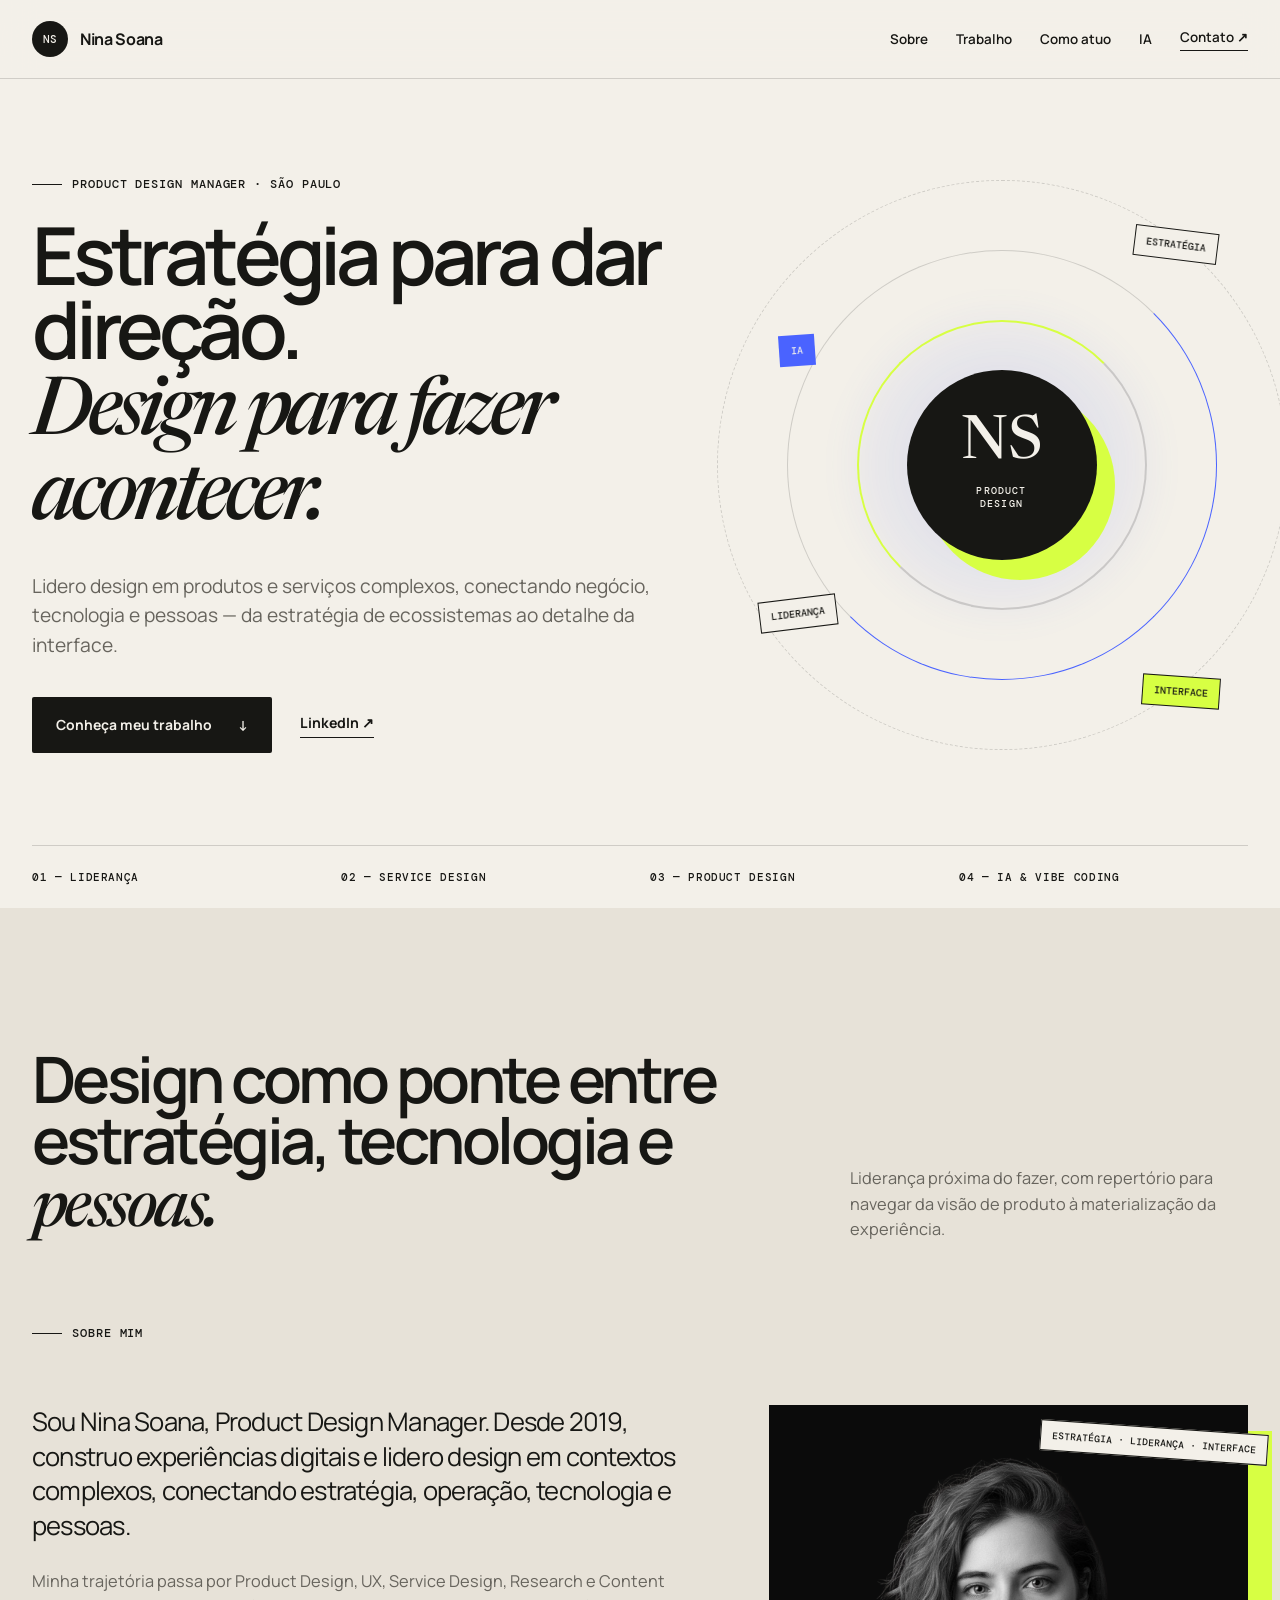
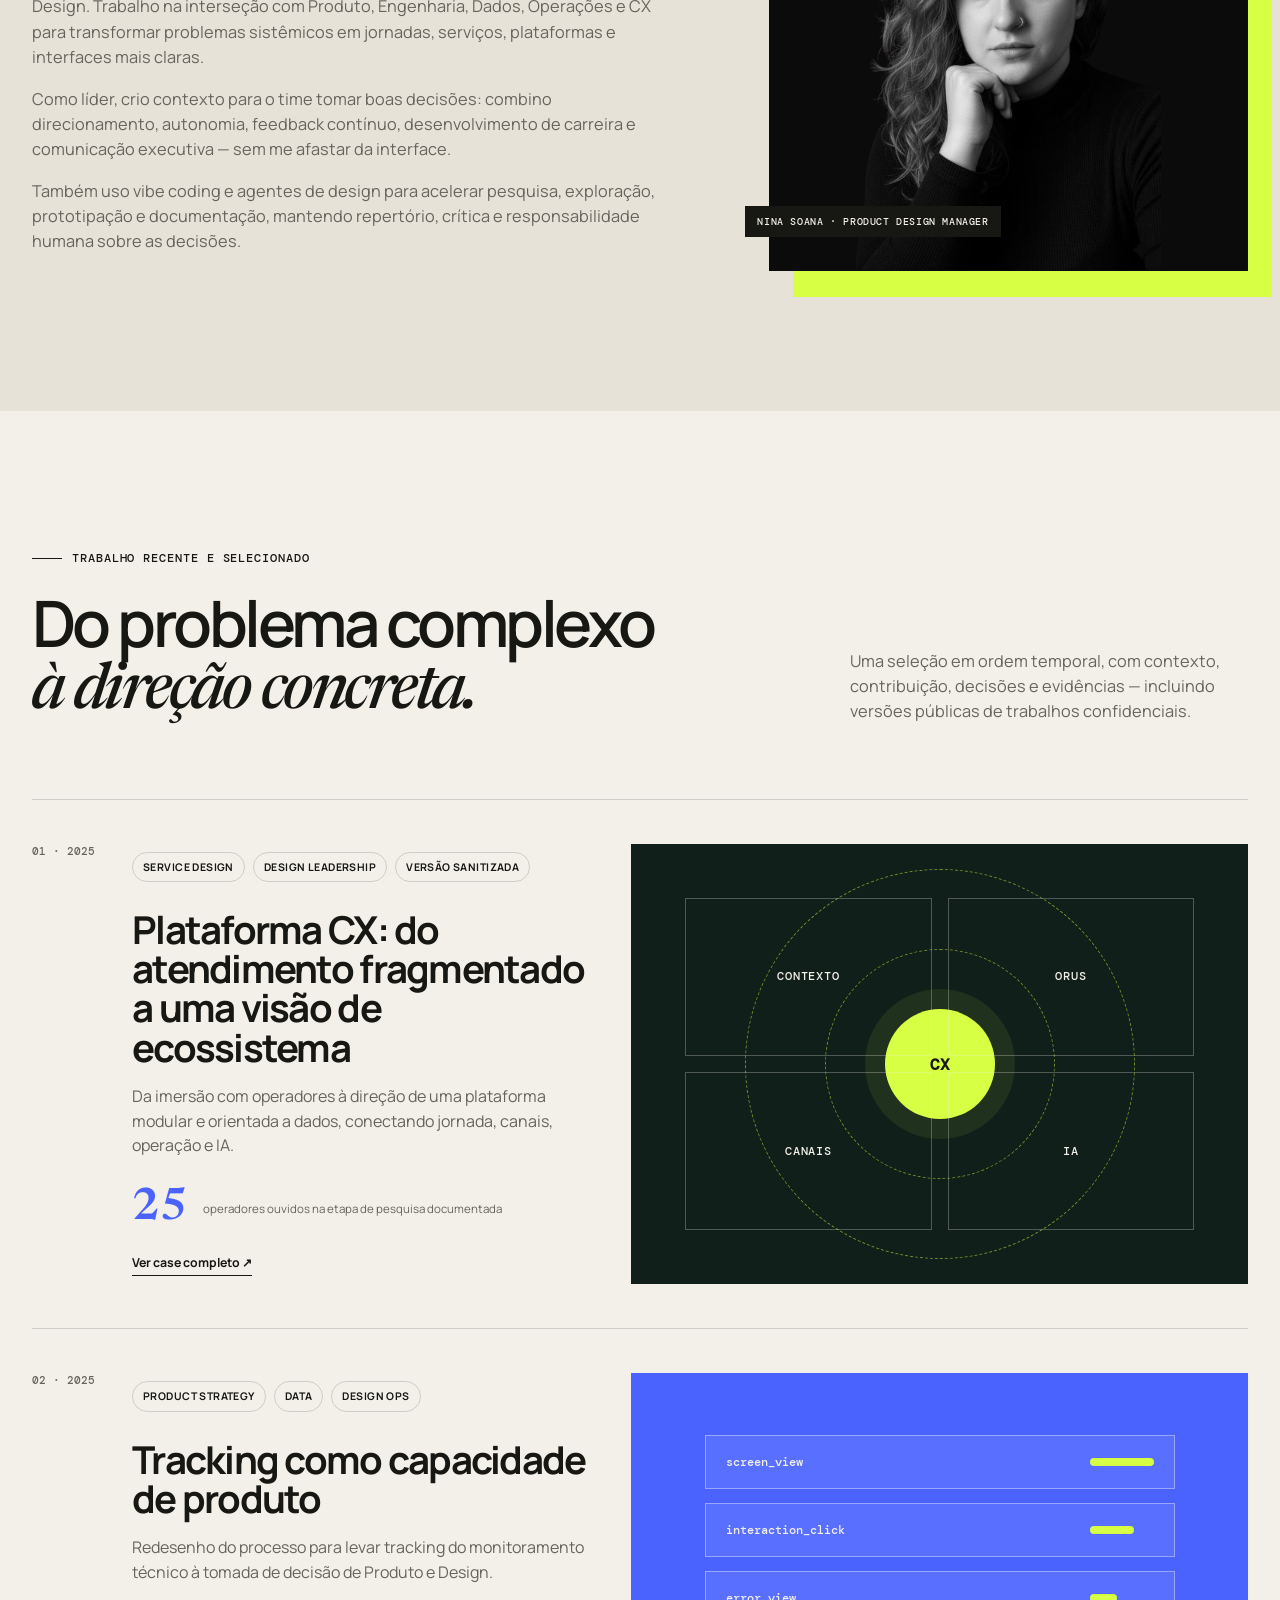
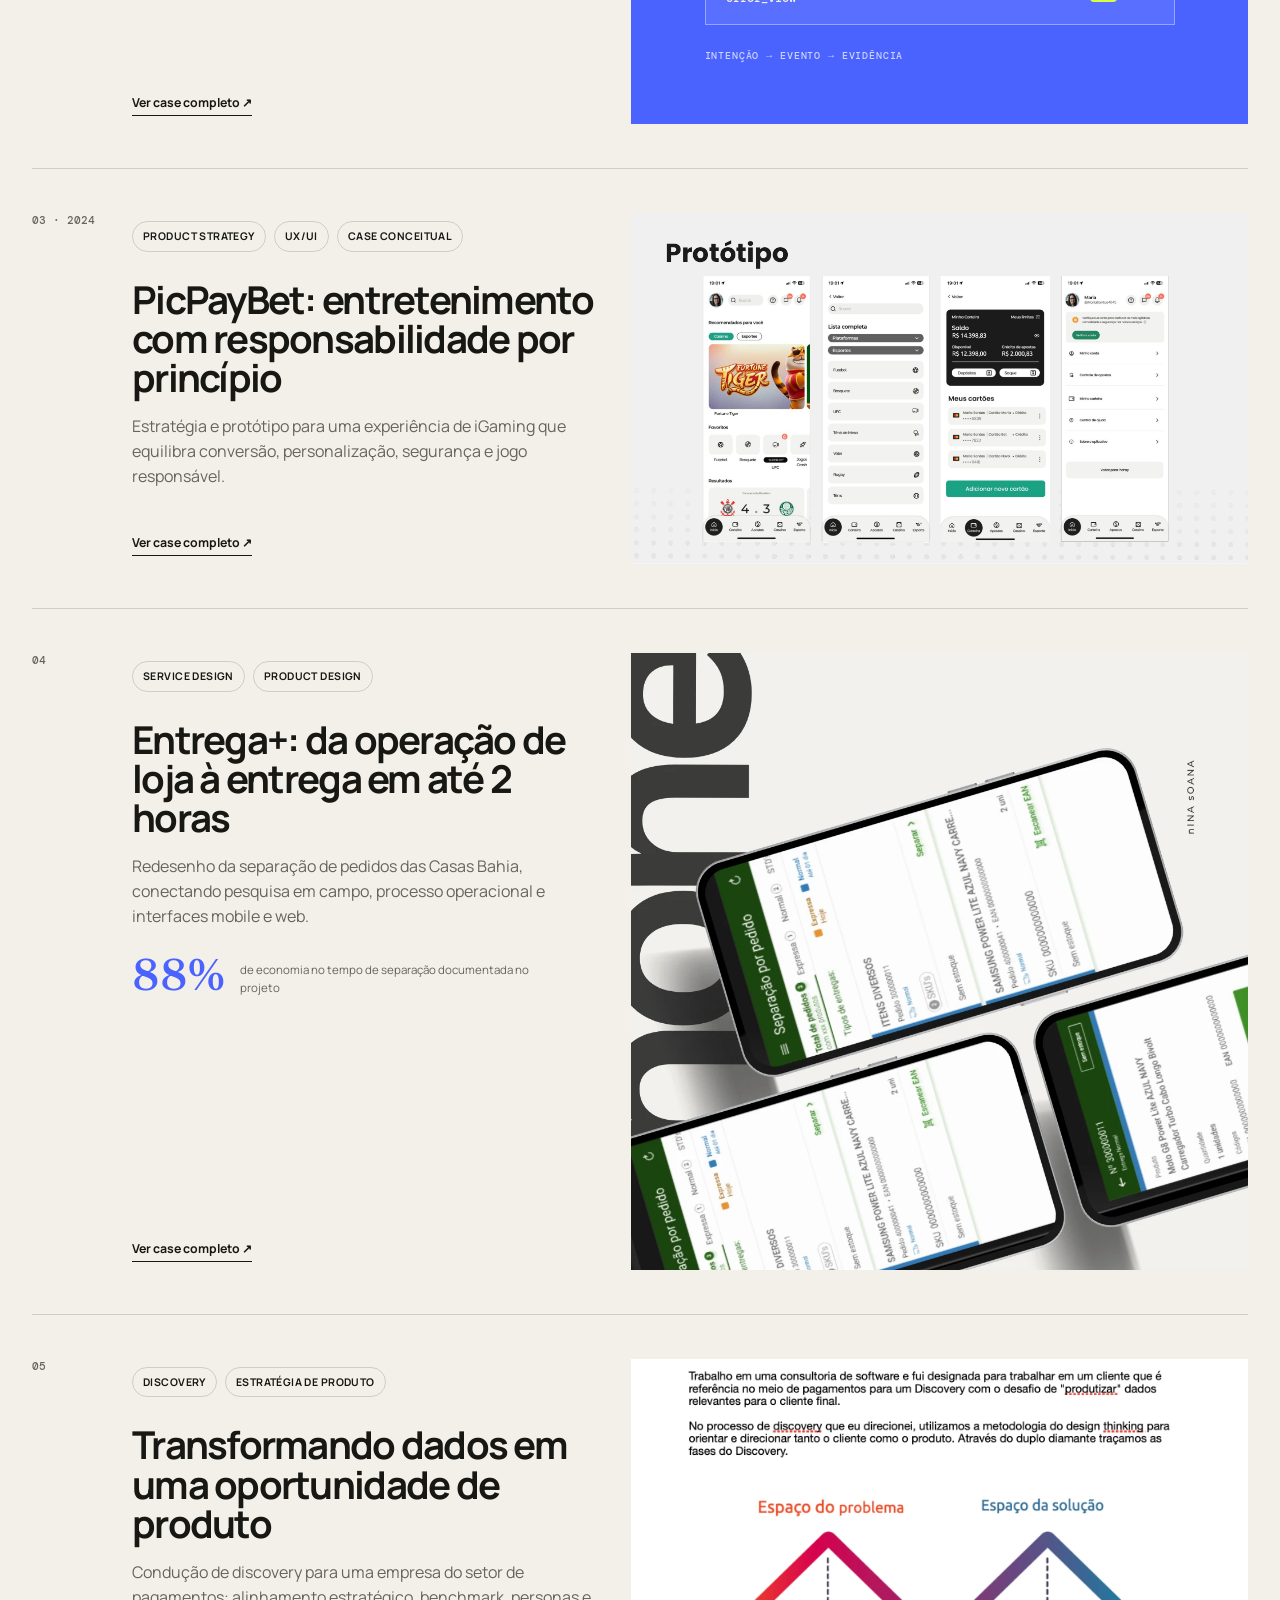
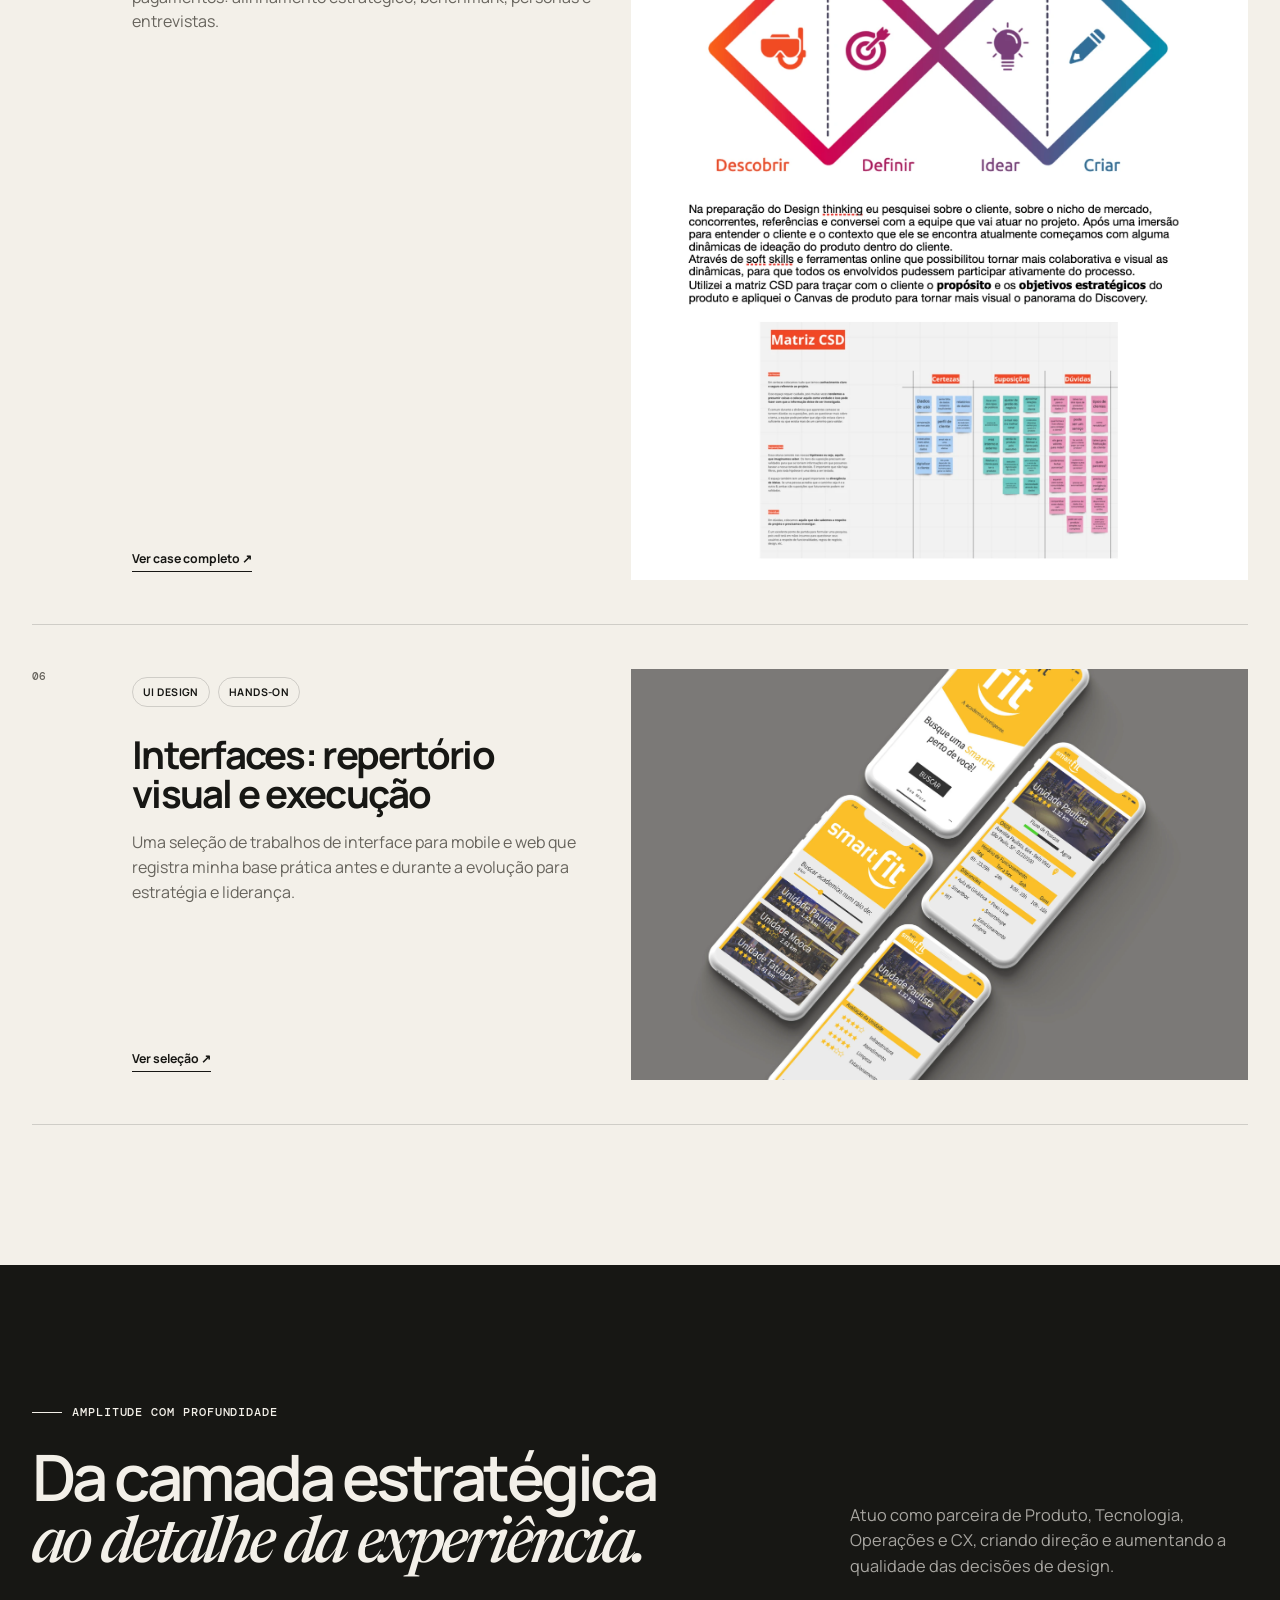
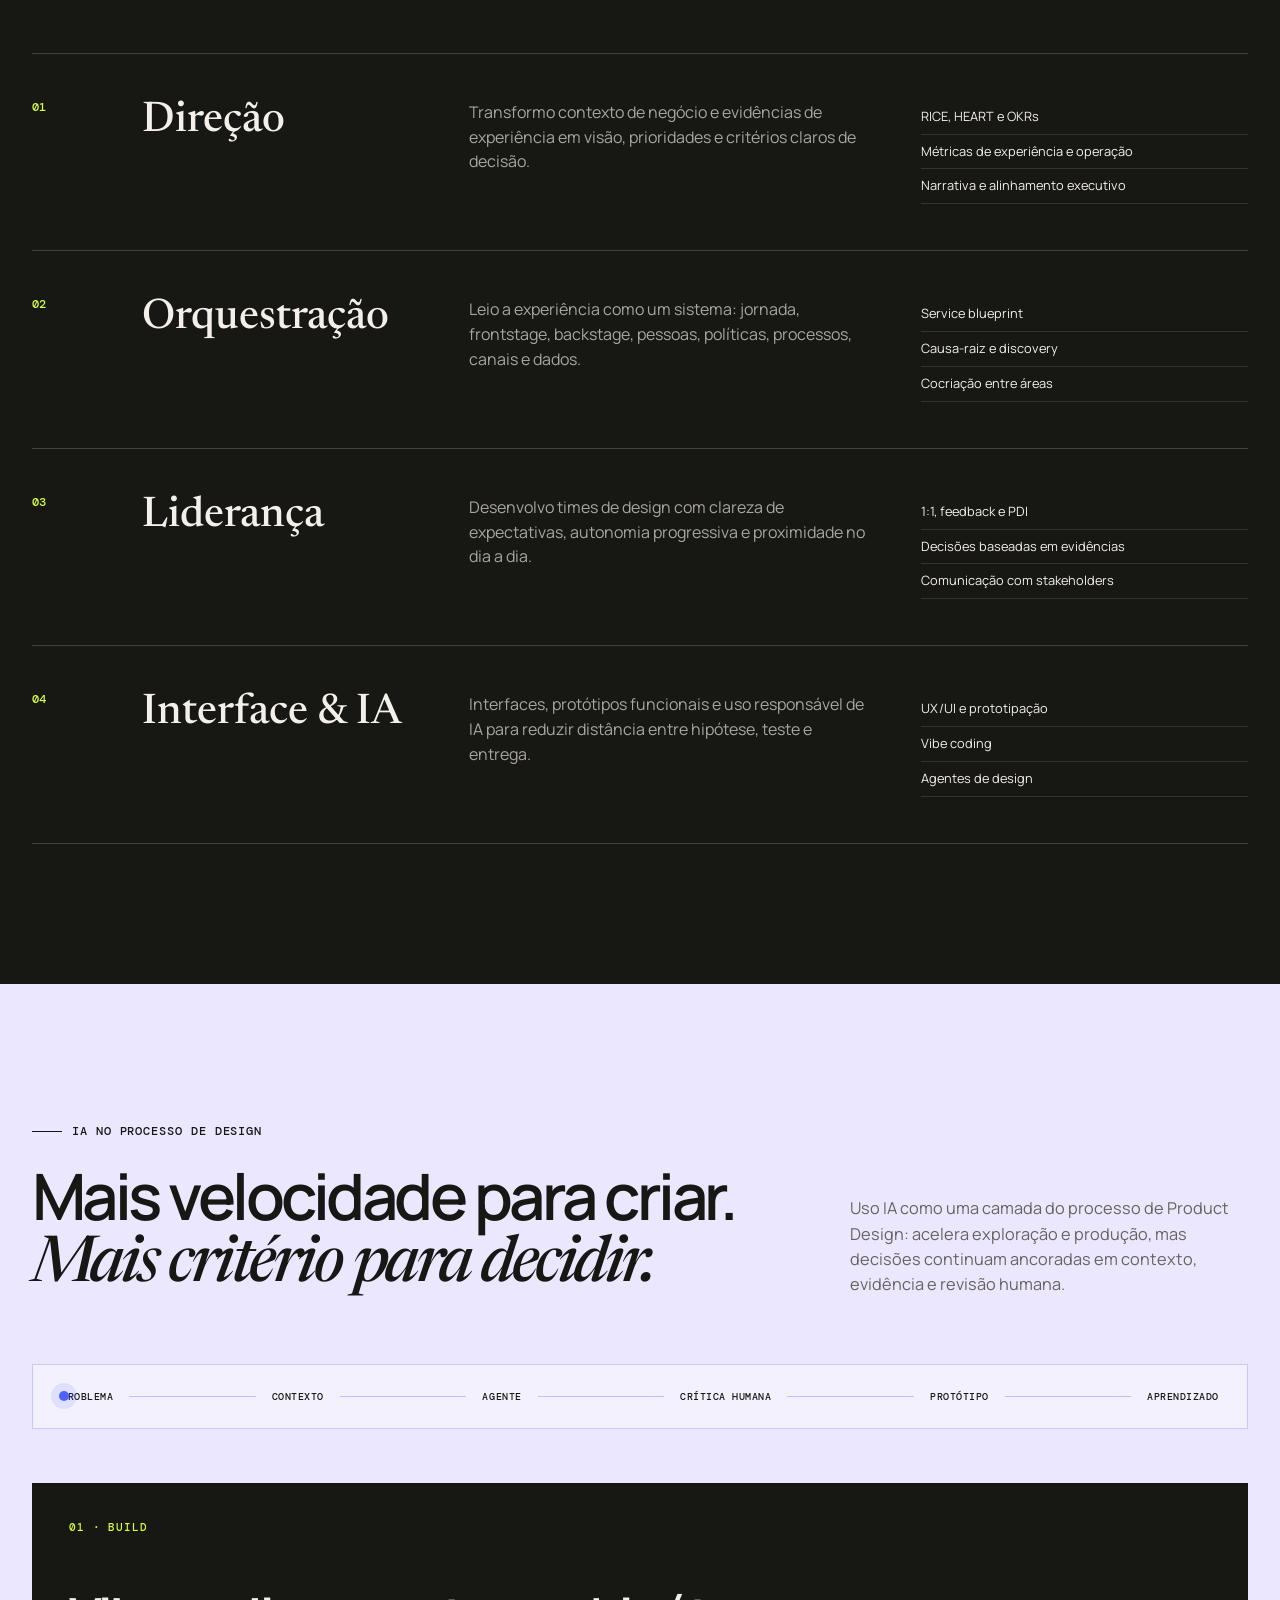
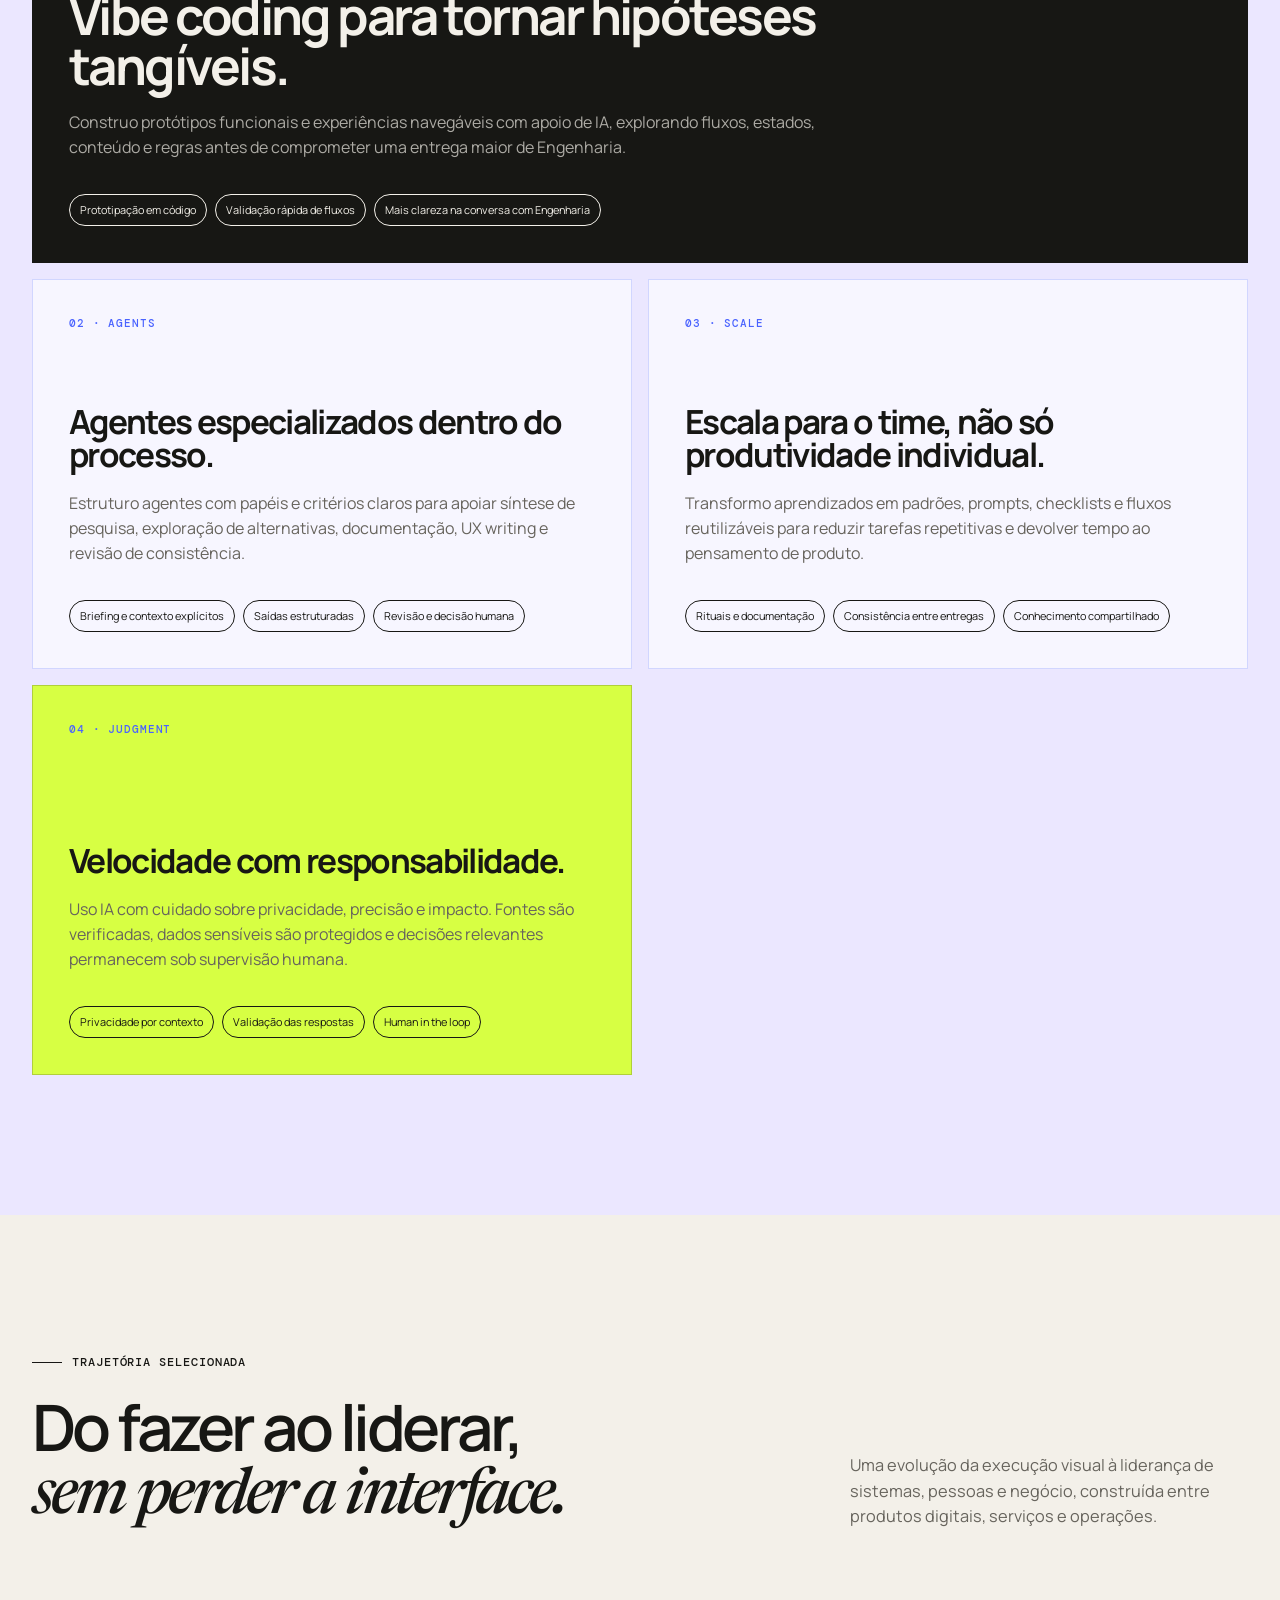
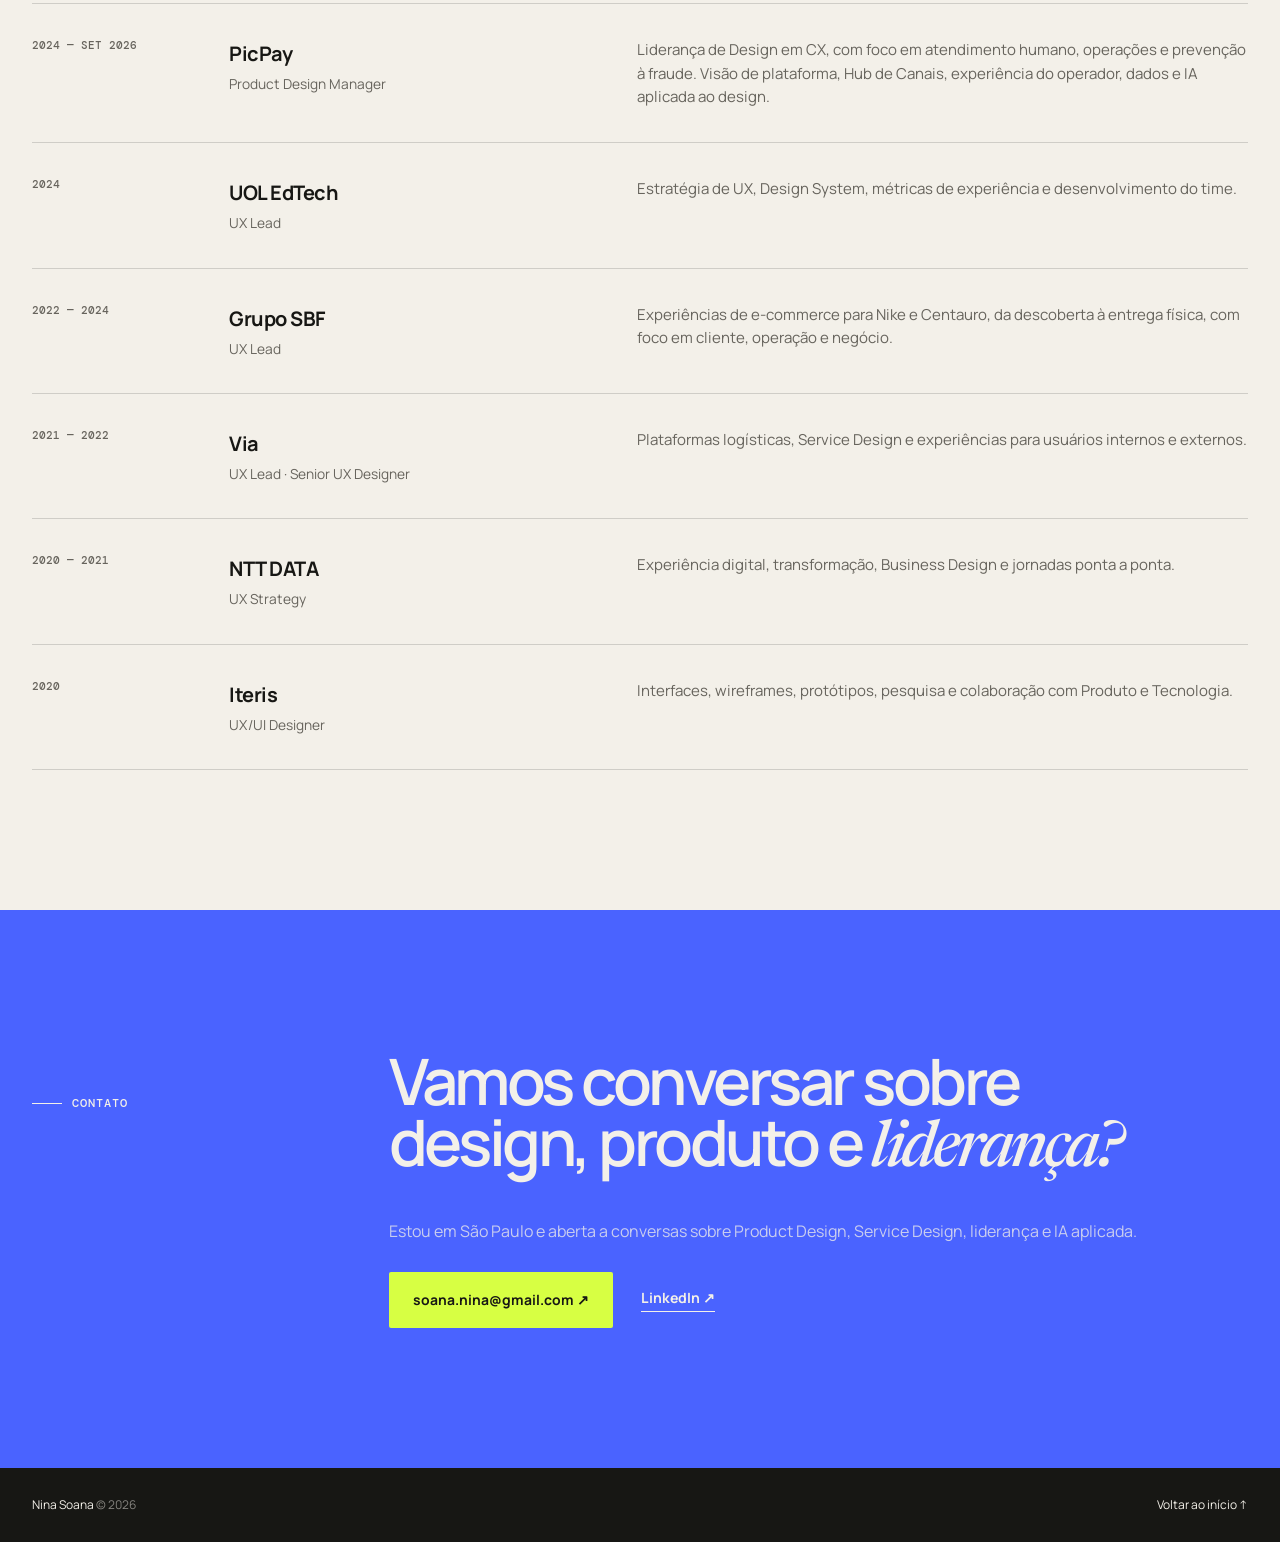
<file: index.html>
<!DOCTYPE html>
<html lang="pt-BR">
  <head>
    <meta charset="UTF-8" />
    <meta name="viewport" content="width=device-width, initial-scale=1.0" />
    <meta name="robots" content="noindex, nofollow, noarchive, nosnippet" />
    <meta name="description" content="Portfólio de Nina Soana — Product Design Manager com atuação em Product Design, Service Design e liderança de times." />
    <meta name="theme-color" content="#f3f0e9" />
    <title>Nina Soana — Product Design Manager</title>
    <link rel="preconnect" href="https://fonts.googleapis.com" />
    <link rel="preconnect" href="https://fonts.gstatic.com" crossorigin />
    <link href="https://fonts.googleapis.com/css2?family=DM+Mono:wght@400;500&amp;family=Manrope:wght@400;500;600;700&amp;family=Newsreader:opsz,wght@6..72,500;6..72,600&amp;display=swap" rel="stylesheet" />
    <link rel="stylesheet" href="styles.css?v=8" />
  </head>
  <body>
    <a class="skip-link" href="#conteudo">Pular para o conteúdo</a>
    <header class="site-header">
      <div class="shell nav-wrap">
        <a class="brand" href="#inicio" aria-label="Nina Soana — início"><span class="brand-mark" aria-hidden="true">NS</span><span>Nina Soana</span></a>
        <button class="nav-toggle" type="button" aria-label="Abrir menu" aria-expanded="false"><span></span><span></span></button>
        <nav class="main-nav" aria-label="Navegação principal">
          <a href="#sobre">Sobre</a><a href="#cases">Trabalho</a><a href="#atuacao">Como atuo</a><a href="#ia">IA</a><a class="nav-contact" href="#contato">Contato <span aria-hidden="true">↗</span></a>
        </nav>
      </div>
    </header>

    <main id="conteudo">
      <section class="hero" id="inicio">
        <div class="shell hero-layout">
          <div class="hero-copy reveal">
            <p class="kicker"><span></span> Product Design Manager · São Paulo</p>
            <h1>Estratégia para dar direção.<br /><em>Design para fazer acontecer.</em></h1>
            <p class="hero-intro">Lidero design em produtos e serviços complexos, conectando negócio, tecnologia e pessoas — da estratégia de ecossistemas ao detalhe da interface.</p>
            <div class="hero-actions"><a class="button button-dark" href="#sobre">Conheça meu trabalho <span>↓</span></a><a class="text-link" href="https://www.linkedin.com/in/nina-soana/" target="_blank" rel="noreferrer">LinkedIn <span>↗</span></a></div>
          </div>
          <div class="hero-motion reveal" aria-label="Animação representando a conexão entre estratégia, liderança, interface e tecnologia">
            <div class="motion-ring motion-ring-one"></div><div class="motion-ring motion-ring-two"></div><div class="motion-ring motion-ring-three"></div>
            <div class="motion-core"><span>NS</span><small>Product<br />Design</small></div>
            <span class="motion-label motion-label-one">Estratégia</span><span class="motion-label motion-label-two">Liderança</span><span class="motion-label motion-label-three">Interface</span><span class="motion-label motion-label-four">IA</span>
            <i class="motion-dot motion-dot-one"></i><i class="motion-dot motion-dot-two"></i><i class="motion-dot motion-dot-three"></i>
          </div>
        </div>
        <div class="shell role-strip reveal" aria-label="Principais frentes de atuação"><span>01 — Liderança</span><span>02 — Service Design</span><span>03 — Product Design</span><span>04 — IA &amp; vibe coding</span></div>
      </section>

      <section class="about-intro section" id="sobre" aria-labelledby="about-intro-title">
        <div class="shell">
          <header class="section-heading reveal"><div><h2 id="about-intro-title">Design como ponte entre estratégia, tecnologia e <em>pessoas.</em></h2></div><p>Liderança próxima do fazer, com repertório para navegar da visão de produto à materialização da experiência.</p></header>
        </div>
      </section>

      <section class="about section" id="sobre-mim">
        <div class="shell">
          <p class="kicker about-kicker reveal"><span></span> Sobre mim</p>
          <div class="about-profile">
            <div class="about-copy reveal"><p class="about-lead">Sou Nina Soana, Product Design Manager. Desde 2019, construo experiências digitais e lidero design em contextos complexos, conectando estratégia, operação, tecnologia e pessoas.</p><p>Minha trajetória passa por Product Design, UX, Service Design, Research e Content Design. Trabalho na interseção com Produto, Engenharia, Dados, Operações e CX para transformar problemas sistêmicos em jornadas, serviços, plataformas e interfaces mais claras.</p><p>Como líder, crio contexto para o time tomar boas decisões: combino direcionamento, autonomia, feedback contínuo, desenvolvimento de carreira e comunicação executiva — sem me afastar da interface.</p><p>Também uso vibe coding e agentes de design para acelerar pesquisa, exploração, prototipação e documentação, mantendo repertório, crítica e responsabilidade humana sobre as decisões.</p></div>
            <figure class="about-photo reveal"><img src="assets/profile/nina-hq.png" width="800" height="800" alt="Retrato em preto e branco de Nina Soana" /><figcaption>Nina Soana · Product Design Manager</figcaption><span aria-hidden="true">Estratégia · Liderança · Interface</span></figure>
          </div>
        </div>
      </section>

      <section class="cases section" id="cases">
        <div class="shell">
          <header class="section-heading reveal">
            <div><p class="kicker"><span></span> Trabalho recente e selecionado</p><h2>Do problema complexo<br /><em>à direção concreta.</em></h2></div>
            <p>Uma seleção em ordem temporal, com contexto, contribuição, decisões e evidências — incluindo versões públicas de trabalhos confidenciais.</p>
          </header>

          <div class="case-list">
            <a class="case-card reveal" href="cases/ecossistema-cx.html">
              <div class="case-number">01 · 2025</div>
              <div class="case-content"><div class="case-tags"><span>Service Design</span><span>Design Leadership</span><span>Versão sanitizada</span></div><h3>Plataforma CX: do atendimento fragmentado a uma visão de ecossistema</h3><p>Da imersão com operadores à direção de uma plataforma modular e orientada a dados, conectando jornada, canais, operação e IA.</p><div class="case-results"><strong>25</strong><span>operadores ouvidos na etapa de pesquisa documentada</span></div><span class="case-link">Ver case completo <span aria-hidden="true">↗</span></span></div>
              <figure class="case-image case-art case-art-orus" aria-label="Representação abstrata do ecossistema Orus"><div class="orbit orbit-a"></div><div class="orbit orbit-b"></div><span>Contexto</span><span>Orus</span><span>Canais</span><span>IA</span></figure>
            </a>

            <a class="case-card reveal" href="cases/tracking-design.html">
              <div class="case-number">02 · 2025</div>
              <div class="case-content"><div class="case-tags"><span>Product Strategy</span><span>Data</span><span>Design Ops</span></div><h3>Tracking como capacidade de produto</h3><p>Redesenho do processo para levar tracking do monitoramento técnico à tomada de decisão de Produto e Design.</p><span class="case-link">Ver case completo <span aria-hidden="true">↗</span></span></div>
              <figure class="case-image case-art case-art-tracking" aria-label="Representação visual de eventos de tracking"><div class="event-line"><b>screen_view</b><i></i></div><div class="event-line"><b>interaction_click</b><i></i></div><div class="event-line"><b>error_view</b><i></i></div><div class="tracking-caption">intenção → evento → evidência</div></figure>
            </a>

            <a class="case-card reveal" href="cases/picpaybet.html">
              <div class="case-number">03 · 2024</div>
              <div class="case-content"><div class="case-tags"><span>Product Strategy</span><span>UX/UI</span><span>Case conceitual</span></div><h3>PicPayBet: entretenimento com responsabilidade por princípio</h3><p>Estratégia e protótipo para uma experiência de iGaming que equilibra conversão, personalização, segurança e jogo responsável.</p><span class="case-link">Ver case completo <span aria-hidden="true">↗</span></span></div>
              <figure class="case-image image-picpaybet"><img src="assets/cases/picpaybet/page-13.png" alt="Protótipo mobile do conceito PicPayBet" /></figure>
            </a>

            <a class="case-card reveal" href="cases/entrega-mais.html">
              <div class="case-number">04</div>
              <div class="case-content"><div class="case-tags"><span>Service Design</span><span>Product Design</span></div><h3>Entrega+: da operação de loja à entrega em até 2 horas</h3><p>Redesenho da separação de pedidos das Casas Bahia, conectando pesquisa em campo, processo operacional e interfaces mobile e web.</p><div class="case-results"><strong>88%</strong><span>de economia no tempo de separação documentada no projeto</span></div><span class="case-link">Ver case completo <span aria-hidden="true">↗</span></span></div>
              <figure class="case-image"><img src="assets/cases/entrega-mais/cover.png" alt="Mockup do produto Entrega+ em dispositivos móveis" /></figure>
            </a>

            <a class="case-card reveal" href="cases/discovery-ideacao.html">
              <div class="case-number">05</div>
              <div class="case-content"><div class="case-tags"><span>Discovery</span><span>Estratégia de produto</span></div><h3>Transformando dados em uma oportunidade de produto</h3><p>Condução de discovery para uma empresa do setor de pagamentos: alinhamento estratégico, benchmark, personas e entrevistas.</p><span class="case-link">Ver case completo <span aria-hidden="true">↗</span></span></div>
              <figure class="case-image image-discovery"><img src="assets/cases/discovery/01.png" alt="Processo de Duplo Diamante e Matriz CSD usados no discovery" /></figure>
            </a>

            <a class="case-card reveal" href="cases/interfaces.html">
              <div class="case-number">06</div>
              <div class="case-content"><div class="case-tags"><span>UI Design</span><span>Hands-on</span></div><h3>Interfaces: repertório visual e execução</h3><p>Uma seleção de trabalhos de interface para mobile e web que registra minha base prática antes e durante a evolução para estratégia e liderança.</p><span class="case-link">Ver seleção <span aria-hidden="true">↗</span></span></div>
              <figure class="case-image image-ui"><img src="assets/cases/interfaces/cover.jpg" alt="Interfaces mobile criadas para o aplicativo SmartFit" /></figure>
            </a>
          </div>
        </div>
      </section>

      <section class="practice section" id="atuacao">
        <div class="shell">
          <header class="section-heading light reveal"><div><p class="kicker"><span></span> Amplitude com profundidade</p><h2>Da camada estratégica<br /><em>ao detalhe da experiência.</em></h2></div><p>Atuo como parceira de Produto, Tecnologia, Operações e CX, criando direção e aumentando a qualidade das decisões de design.</p></header>
          <div class="practice-grid">
            <article class="practice-card reveal"><span class="practice-index">01</span><div><h3>Direção</h3><p>Transformo contexto de negócio e evidências de experiência em visão, prioridades e critérios claros de decisão.</p><ul><li>RICE, HEART e OKRs</li><li>Métricas de experiência e operação</li><li>Narrativa e alinhamento executivo</li></ul></div></article>
            <article class="practice-card reveal"><span class="practice-index">02</span><div><h3>Orquestração</h3><p>Leio a experiência como um sistema: jornada, frontstage, backstage, pessoas, políticas, processos, canais e dados.</p><ul><li>Service blueprint</li><li>Causa-raiz e discovery</li><li>Cocriação entre áreas</li></ul></div></article>
            <article class="practice-card reveal"><span class="practice-index">03</span><div><h3>Liderança</h3><p>Desenvolvo times de design com clareza de expectativas, autonomia progressiva e proximidade no dia a dia.</p><ul><li>1:1, feedback e PDI</li><li>Decisões baseadas em evidências</li><li>Comunicação com stakeholders</li></ul></div></article>
            <article class="practice-card reveal"><span class="practice-index">04</span><div><h3>Interface &amp; IA</h3><p>Interfaces, protótipos funcionais e uso responsável de IA para reduzir distância entre hipótese, teste e entrega.</p><ul><li>UX/UI e prototipação</li><li>Vibe coding</li><li>Agentes de design</li></ul></div></article>
          </div>
        </div>
      </section>

      <section class="ai-lab section" id="ia">
        <div class="shell">
          <header class="section-heading reveal"><div><p class="kicker"><span></span> IA no processo de design</p><h2>Mais velocidade para criar.<br /><em>Mais critério para decidir.</em></h2></div><p>Uso IA como uma camada do processo de Product Design: acelera exploração e produção, mas decisões continuam ancoradas em contexto, evidência e revisão humana.</p></header>

          <div class="ai-flow reveal" aria-label="Fluxo de trabalho com inteligência artificial"><span>Problema</span><i></i><span>Contexto</span><i></i><span>Agente</span><i></i><span>Crítica humana</span><i></i><span>Protótipo</span><i></i><span>Aprendizado</span><b aria-hidden="true"></b></div>

          <div class="ai-grid">
            <article class="ai-card ai-card-featured reveal"><span class="ai-index">01 · BUILD</span><h3>Vibe coding para tornar hipóteses tangíveis.</h3><p>Construo protótipos funcionais e experiências navegáveis com apoio de IA, explorando fluxos, estados, conteúdo e regras antes de comprometer uma entrega maior de Engenharia.</p><ul><li>Prototipação em código</li><li>Validação rápida de fluxos</li><li>Mais clareza na conversa com Engenharia</li></ul></article>
            <article class="ai-card reveal"><span class="ai-index">02 · AGENTS</span><h3>Agentes especializados dentro do processo.</h3><p>Estruturo agentes com papéis e critérios claros para apoiar síntese de pesquisa, exploração de alternativas, documentação, UX writing e revisão de consistência.</p><ul><li>Briefing e contexto explícitos</li><li>Saídas estruturadas</li><li>Revisão e decisão humana</li></ul></article>
            <article class="ai-card reveal"><span class="ai-index">03 · SCALE</span><h3>Escala para o time, não só produtividade individual.</h3><p>Transformo aprendizados em padrões, prompts, checklists e fluxos reutilizáveis para reduzir tarefas repetitivas e devolver tempo ao pensamento de produto.</p><ul><li>Rituais e documentação</li><li>Consistência entre entregas</li><li>Conhecimento compartilhado</li></ul></article>
            <article class="ai-card ai-card-guardrail reveal"><span class="ai-index">04 · JUDGMENT</span><h3>Velocidade com responsabilidade.</h3><p>Uso IA com cuidado sobre privacidade, precisão e impacto. Fontes são verificadas, dados sensíveis são protegidos e decisões relevantes permanecem sob supervisão humana.</p><ul><li>Privacidade por contexto</li><li>Validação das respostas</li><li>Human in the loop</li></ul></article>
          </div>
        </div>
      </section>

      <section class="career section" id="trajetoria">
        <div class="shell">
          <header class="section-heading reveal"><div><p class="kicker"><span></span> Trajetória selecionada</p><h2>Do fazer ao liderar,<br /><em>sem perder a interface.</em></h2></div><p>Uma evolução da execução visual à liderança de sistemas, pessoas e negócio, construída entre produtos digitais, serviços e operações.</p></header>
          <div class="career-list">
            <article class="career-item reveal"><time>2024 — set 2026</time><div><h3>PicPay</h3><p>Product Design Manager</p></div><span>Liderança de Design em CX, com foco em atendimento humano, operações e prevenção à fraude. Visão de plataforma, Hub de Canais, experiência do operador, dados e IA aplicada ao design.</span></article>
            <article class="career-item reveal"><time>2024</time><div><h3>UOL EdTech</h3><p>UX Lead</p></div><span>Estratégia de UX, Design System, métricas de experiência e desenvolvimento do time.</span></article>
            <article class="career-item reveal"><time>2022 — 2024</time><div><h3>Grupo SBF</h3><p>UX Lead</p></div><span>Experiências de e-commerce para Nike e Centauro, da descoberta à entrega física, com foco em cliente, operação e negócio.</span></article>
            <article class="career-item reveal"><time>2021 — 2022</time><div><h3>Via</h3><p>UX Lead · Senior UX Designer</p></div><span>Plataformas logísticas, Service Design e experiências para usuários internos e externos.</span></article>
            <article class="career-item reveal"><time>2020 — 2021</time><div><h3>NTT DATA</h3><p>UX Strategy</p></div><span>Experiência digital, transformação, Business Design e jornadas ponta a ponta.</span></article>
            <article class="career-item reveal"><time>2020</time><div><h3>Iteris</h3><p>UX/UI Designer</p></div><span>Interfaces, wireframes, protótipos, pesquisa e colaboração com Produto e Tecnologia.</span></article>
          </div>
        </div>
      </section>

      <section class="contact section" id="contato">
        <div class="shell contact-layout reveal"><p class="kicker"><span></span> Contato</p><h2>Vamos conversar sobre<br />design, produto e <em>liderança?</em></h2><p>Estou em São Paulo e aberta a conversas sobre Product Design, Service Design, liderança e IA aplicada.</p><div class="contact-actions"><a class="button button-light" href="mailto:soana.nina@gmail.com">soana.nina@gmail.com ↗</a><a class="text-link light-link" href="https://www.linkedin.com/in/nina-soana/" target="_blank" rel="noreferrer">LinkedIn ↗</a></div></div>
      </section>
    </main>

    <footer class="site-footer"><div class="shell footer-wrap"><p>Nina Soana <span>© <span id="year"></span></span></p><a href="#inicio">Voltar ao início ↑</a></div></footer>
    <script src="script.js?v=8"></script>
  </body>
</html>
</file>
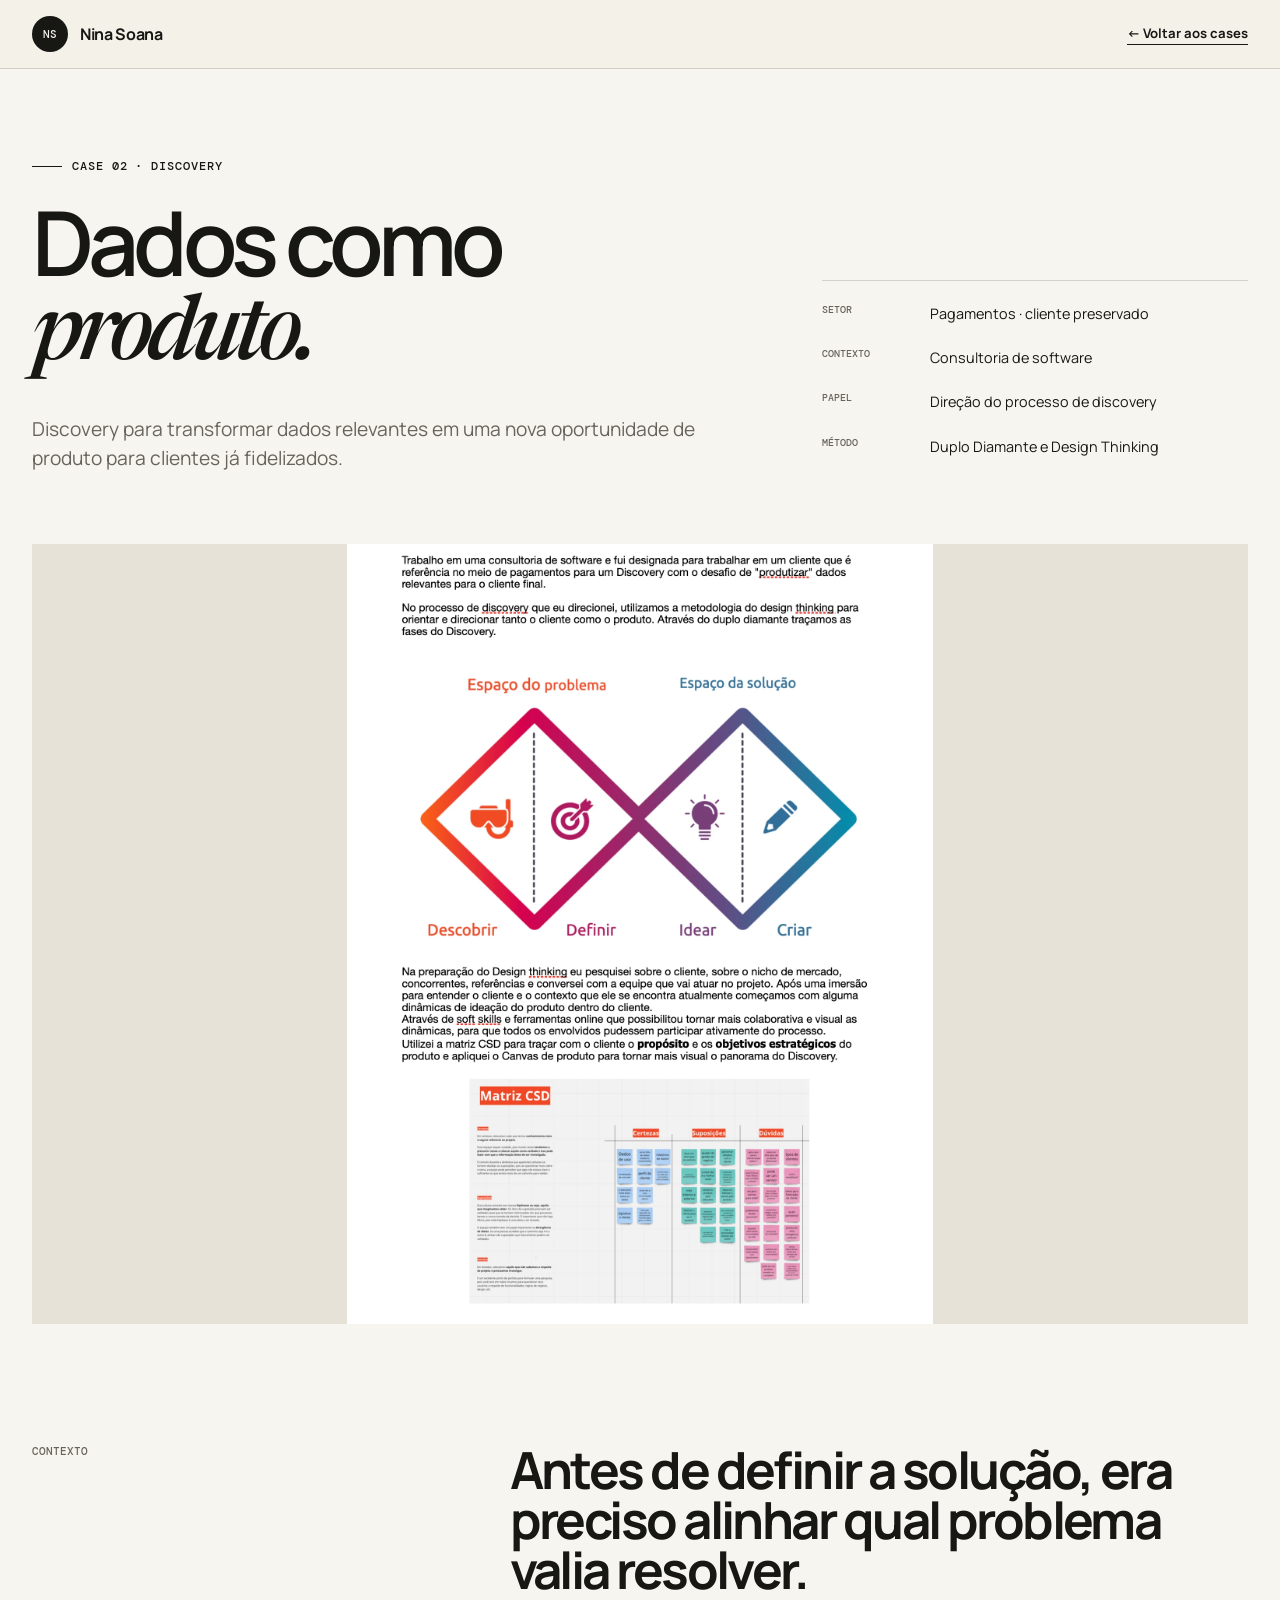
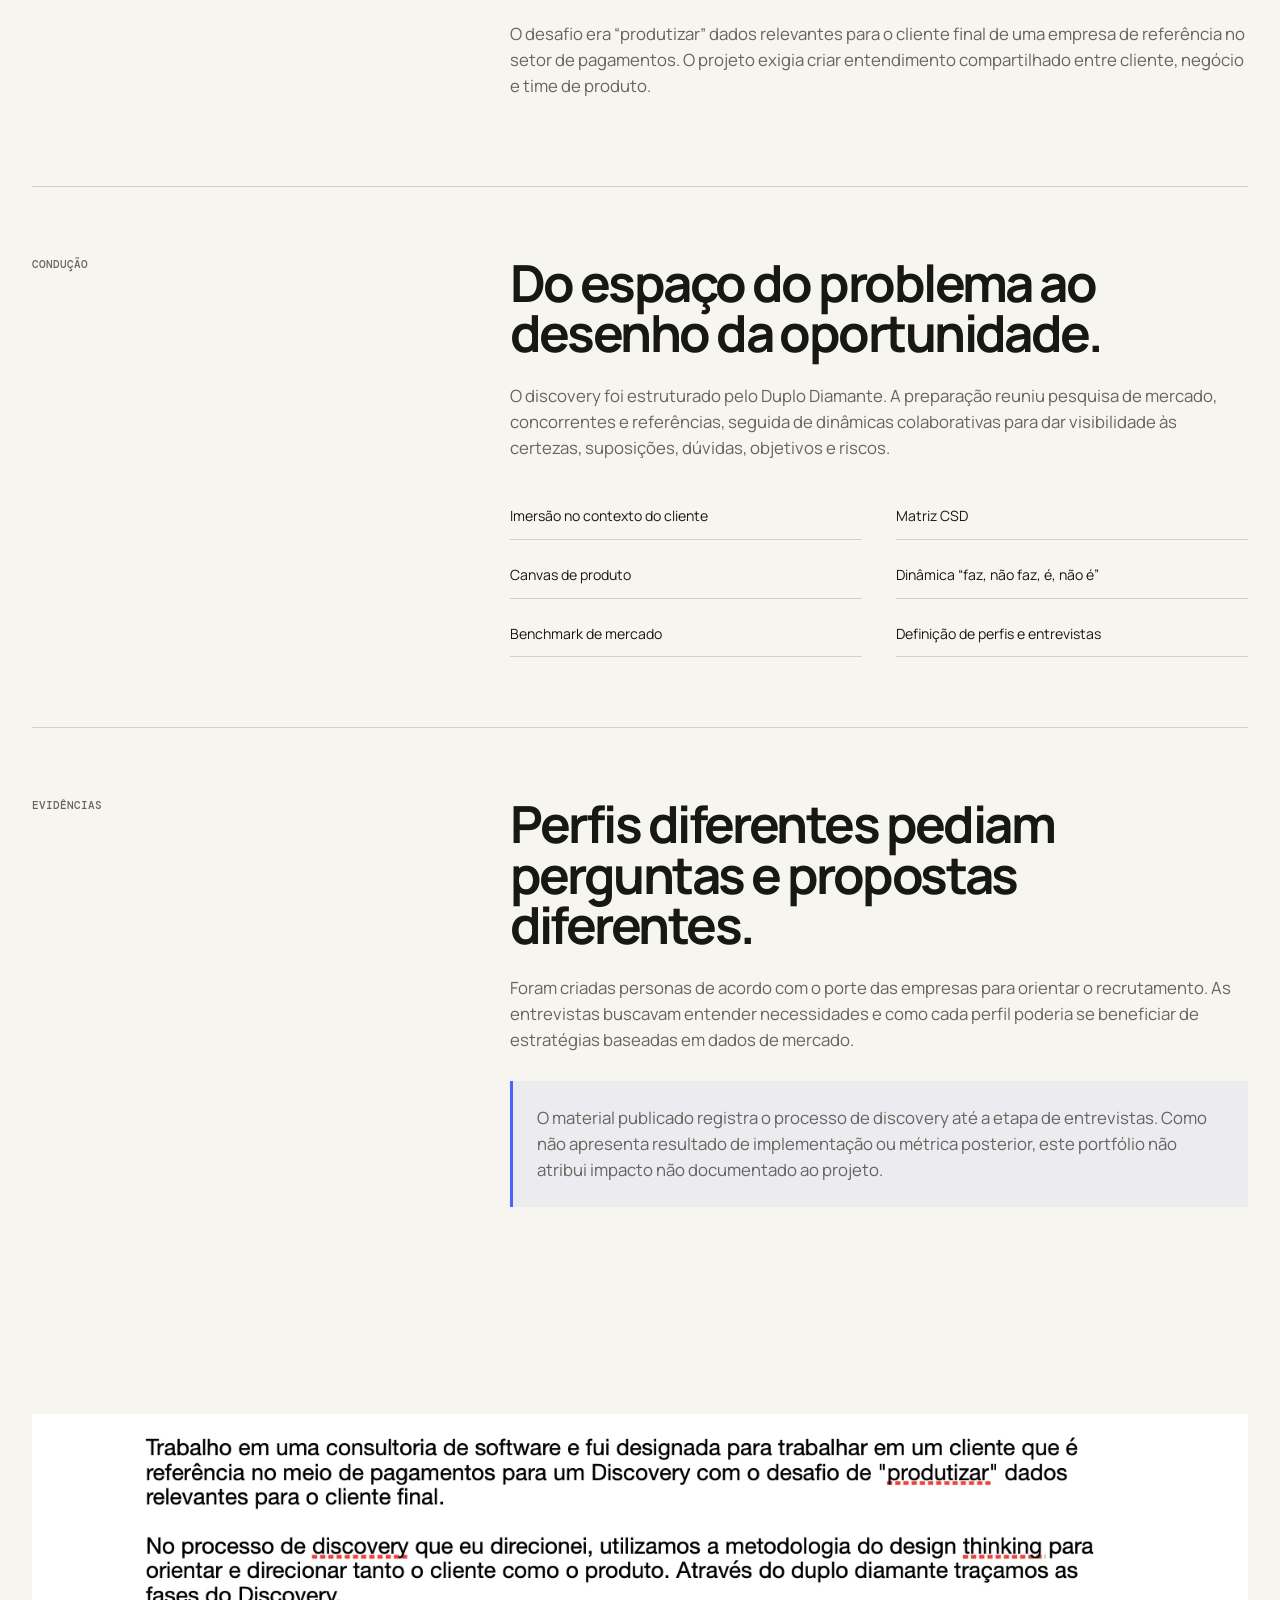
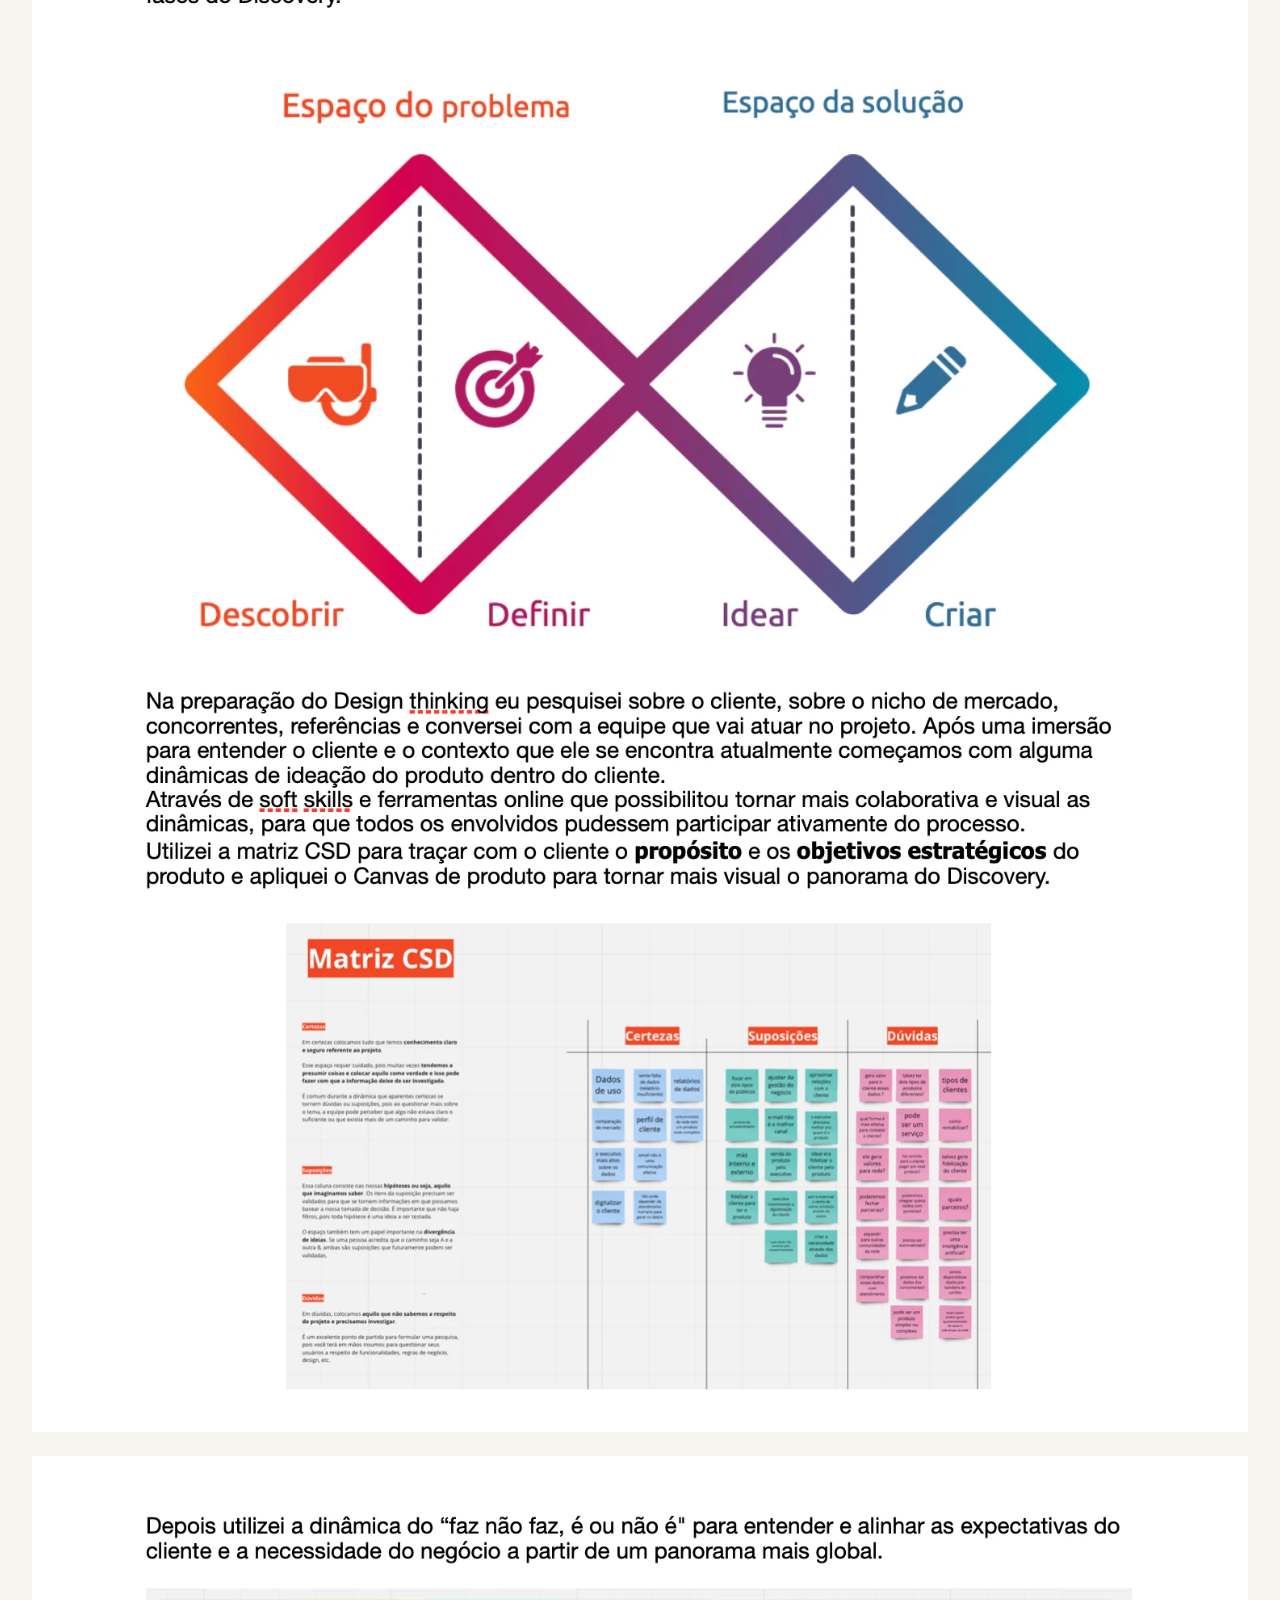
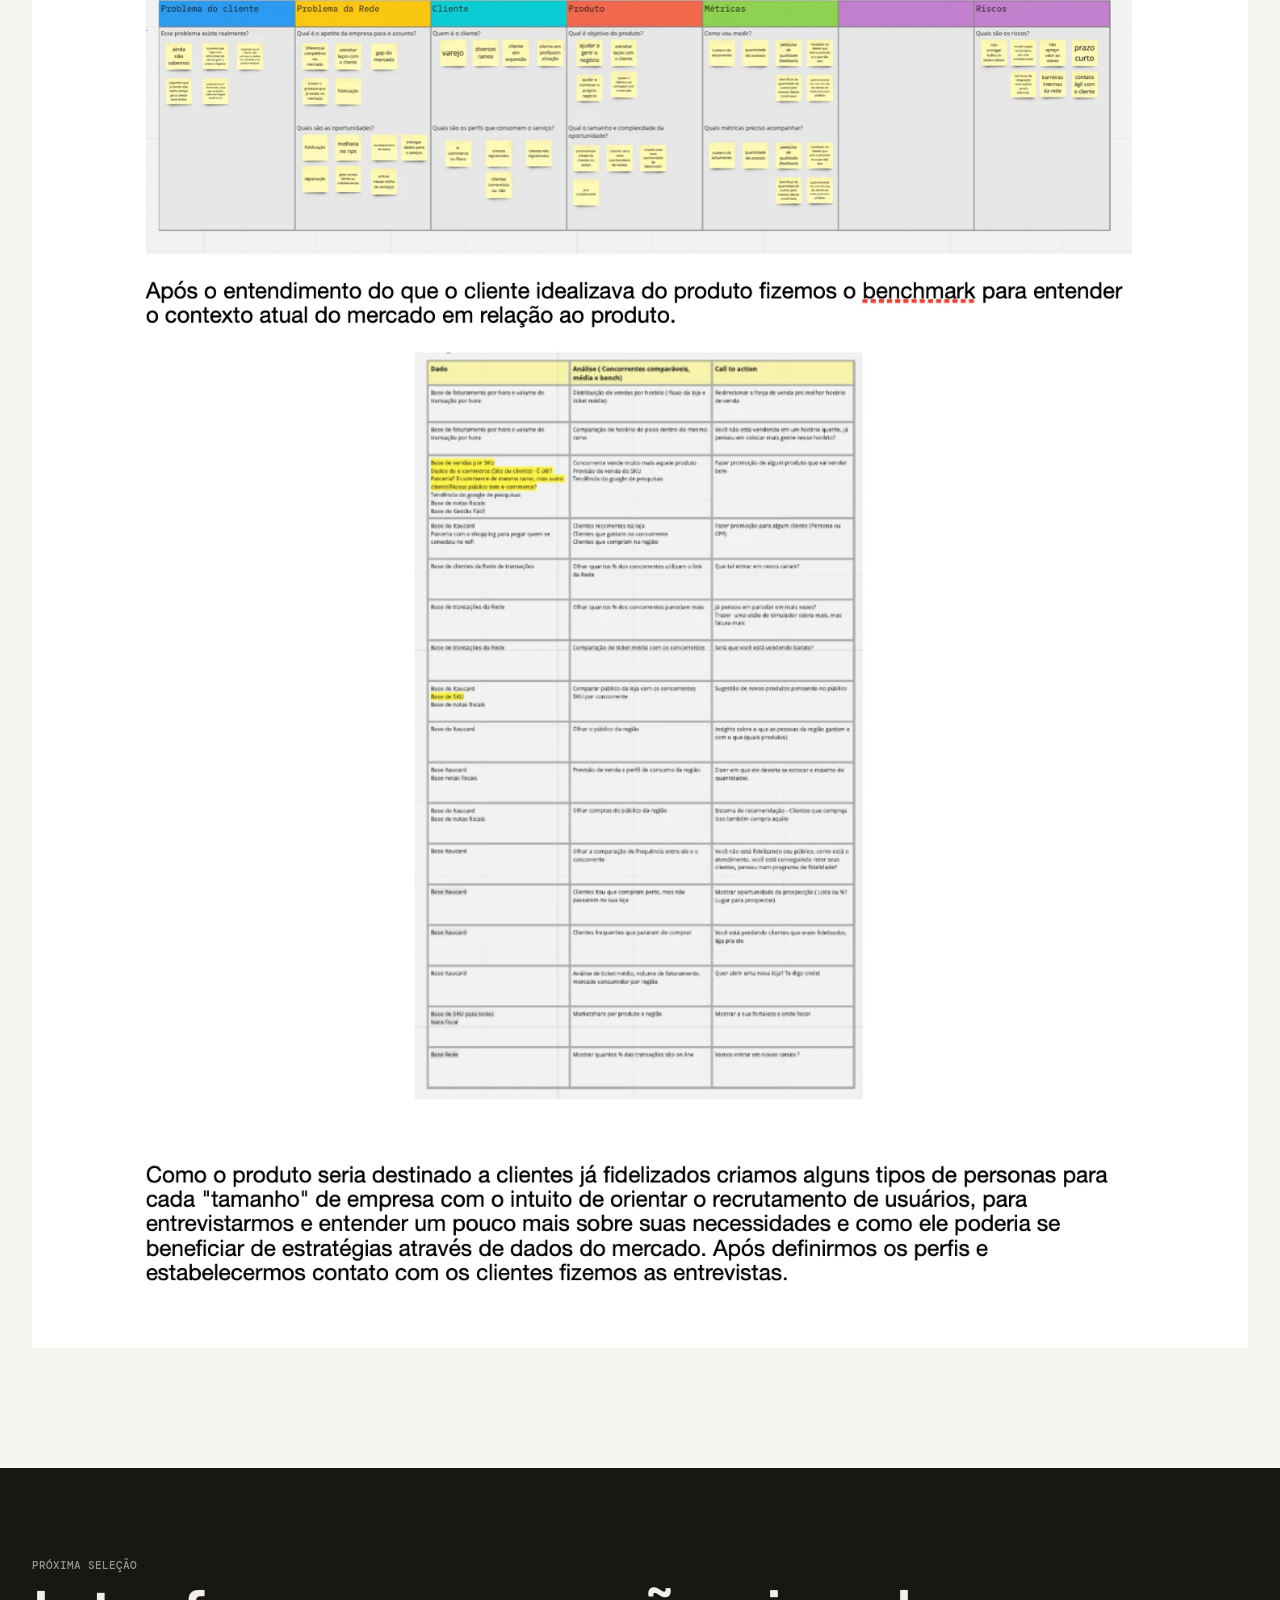
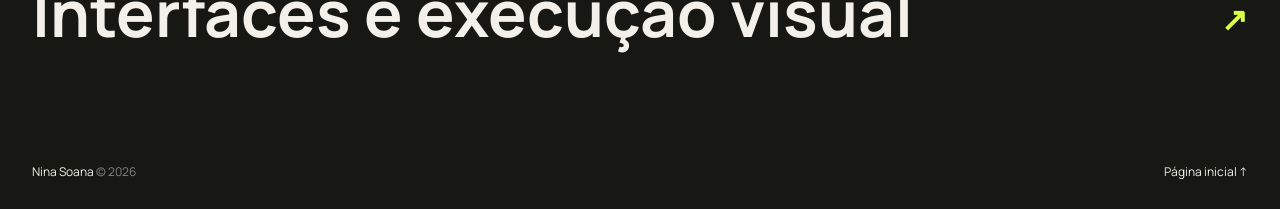
<file: cases/discovery-ideacao.html>
<!DOCTYPE html>
<html lang="pt-BR">
  <head>
    <meta charset="UTF-8" /><meta name="viewport" content="width=device-width, initial-scale=1.0" />
    <meta name="robots" content="noindex, nofollow, noarchive, nosnippet" />
    <meta name="description" content="Case de discovery e ideação de produto conduzido por Nina Soana para o setor de pagamentos." />
    <title>Discovery e ideação — Case de Nina Soana</title>
    <link rel="preconnect" href="https://fonts.googleapis.com" /><link rel="preconnect" href="https://fonts.gstatic.com" crossorigin />
    <link href="https://fonts.googleapis.com/css2?family=DM+Mono:wght@400;500&amp;family=Manrope:wght@400;500;600;700&amp;family=Newsreader:opsz,wght@6..72,500;6..72,600&amp;display=swap" rel="stylesheet" /><link rel="stylesheet" href="../styles.css?v=5" />
  </head>
  <body class="case-page">
    <a class="skip-link" href="#conteudo">Pular para o conteúdo</a>
    <header class="site-header case-header"><div class="shell nav-wrap"><a class="brand" href="../index.html"><span class="brand-mark">NS</span><span>Nina Soana</span></a><nav class="main-nav" aria-label="Navegação do case"><a class="back-link" href="../index.html#cases">← Voltar aos cases</a></nav></div></header>
    <main id="conteudo">
      <section class="case-hero"><div class="shell case-hero-grid"><div class="reveal"><p class="kicker"><span></span> Case 02 · Discovery</p><h1>Dados como<br /><em>produto.</em></h1><p class="hero-intro">Discovery para transformar dados relevantes em uma nova oportunidade de produto para clientes já fidelizados.</p></div><dl class="case-meta reveal"><div class="meta-row"><dt>Setor</dt><dd>Pagamentos · cliente preservado</dd></div><div class="meta-row"><dt>Contexto</dt><dd>Consultoria de software</dd></div><div class="meta-row"><dt>Papel</dt><dd>Direção do processo de discovery</dd></div><div class="meta-row"><dt>Método</dt><dd>Duplo Diamante e Design Thinking</dd></div></dl></div></section>
      <figure class="case-cover contain reveal"><img src="../assets/cases/discovery/01.png" alt="Duplo Diamante, Matriz CSD e processo de discovery" /></figure>
      <section class="case-body"><div class="shell">
        <article class="story-block reveal"><span class="story-label">Contexto</span><div class="story-content"><h2>Antes de definir a solução, era preciso alinhar qual problema valia resolver.</h2><p>O desafio era “produtizar” dados relevantes para o cliente final de uma empresa de referência no setor de pagamentos. O projeto exigia criar entendimento compartilhado entre cliente, negócio e time de produto.</p></div></article>
        <article class="story-block reveal"><span class="story-label">Condução</span><div class="story-content"><h2>Do espaço do problema ao desenho da oportunidade.</h2><p>O discovery foi estruturado pelo Duplo Diamante. A preparação reuniu pesquisa de mercado, concorrentes e referências, seguida de dinâmicas colaborativas para dar visibilidade às certezas, suposições, dúvidas, objetivos e riscos.</p><ul class="bullet-list"><li>Imersão no contexto do cliente</li><li>Matriz CSD</li><li>Canvas de produto</li><li>Dinâmica “faz, não faz, é, não é”</li><li>Benchmark de mercado</li><li>Definição de perfis e entrevistas</li></ul></div></article>
        <article class="story-block reveal"><span class="story-label">Evidências</span><div class="story-content"><h2>Perfis diferentes pediam perguntas e propostas diferentes.</h2><p>Foram criadas personas de acordo com o porte das empresas para orientar o recrutamento. As entrevistas buscavam entender necessidades e como cada perfil poderia se beneficiar de estratégias baseadas em dados de mercado.</p><p class="source-note">O material publicado registra o processo de discovery até a etapa de entrevistas. Como não apresenta resultado de implementação ou métrica posterior, este portfólio não atribui impacto não documentado ao projeto.</p></div></article>
      </div></section>
      <div class="shell case-gallery"><img src="../assets/cases/discovery/01.png" alt="Primeira parte do processo de discovery, com Duplo Diamante e Matriz CSD" /><img src="../assets/cases/discovery/02.png" alt="Segunda parte do discovery, com alinhamento, benchmark e definição de personas" /></div>
      <a class="next-case" href="interfaces.html"><div class="shell next-case-inner"><div><p>Próxima seleção</p><h2>Interfaces e execução visual</h2></div><strong>↗</strong></div></a>
    </main>
    <footer class="site-footer"><div class="shell footer-wrap"><p>Nina Soana <span>© <span id="year"></span></span></p><a href="../index.html">Página inicial ↑</a></div></footer><script src="../script.js?v=5"></script>
  </body>
</html>
</file>
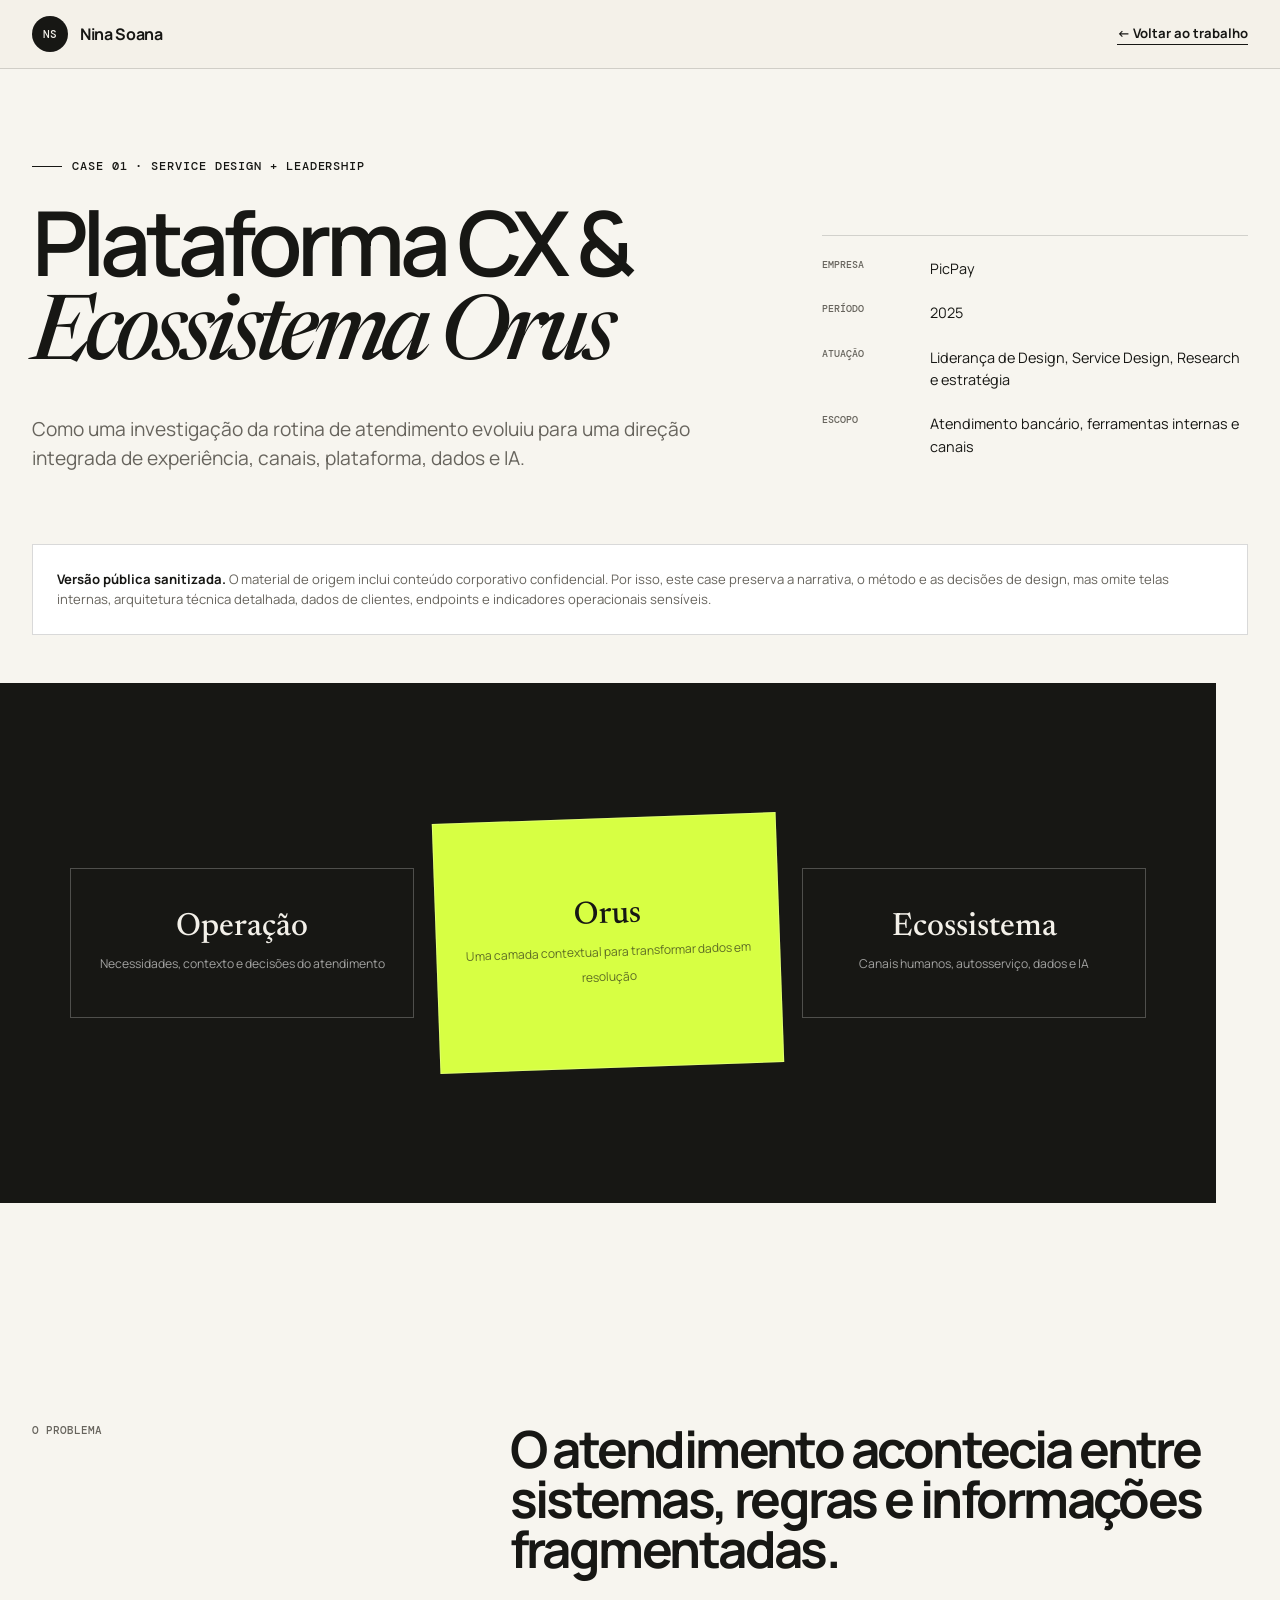
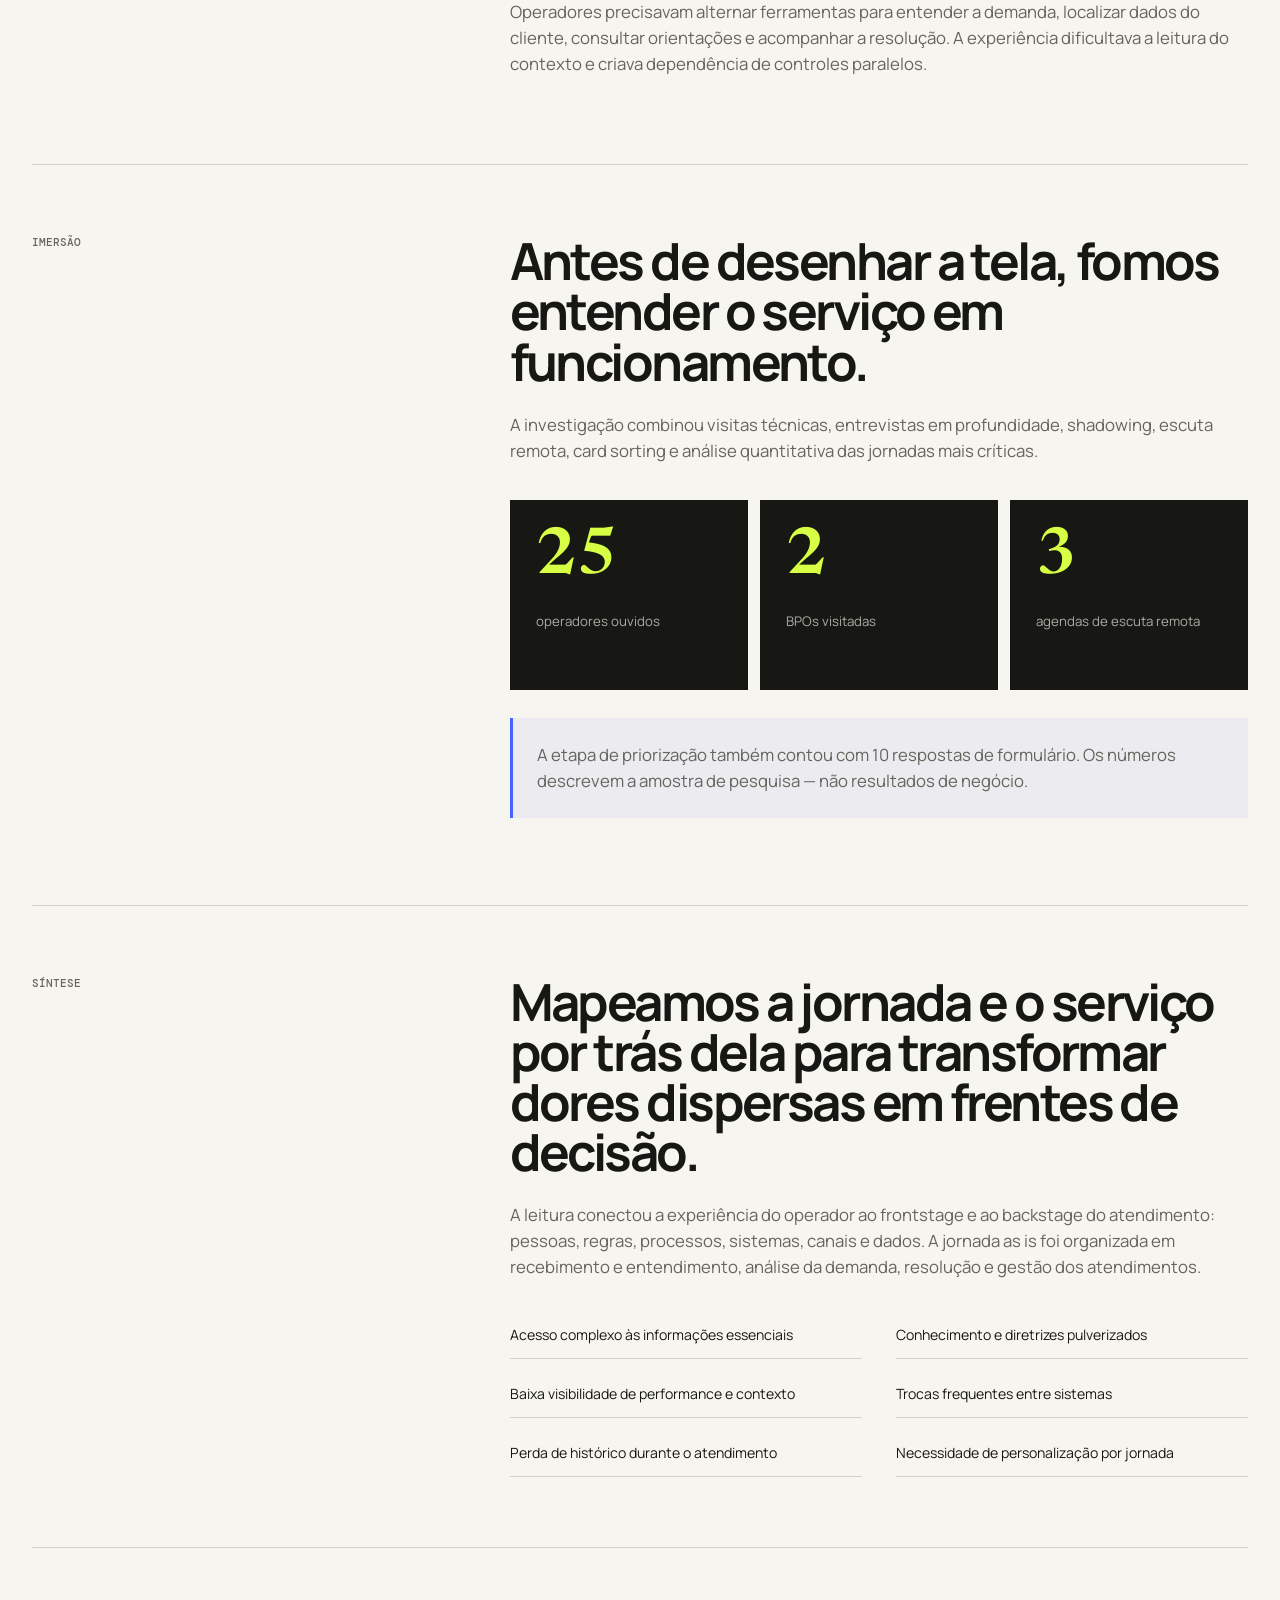
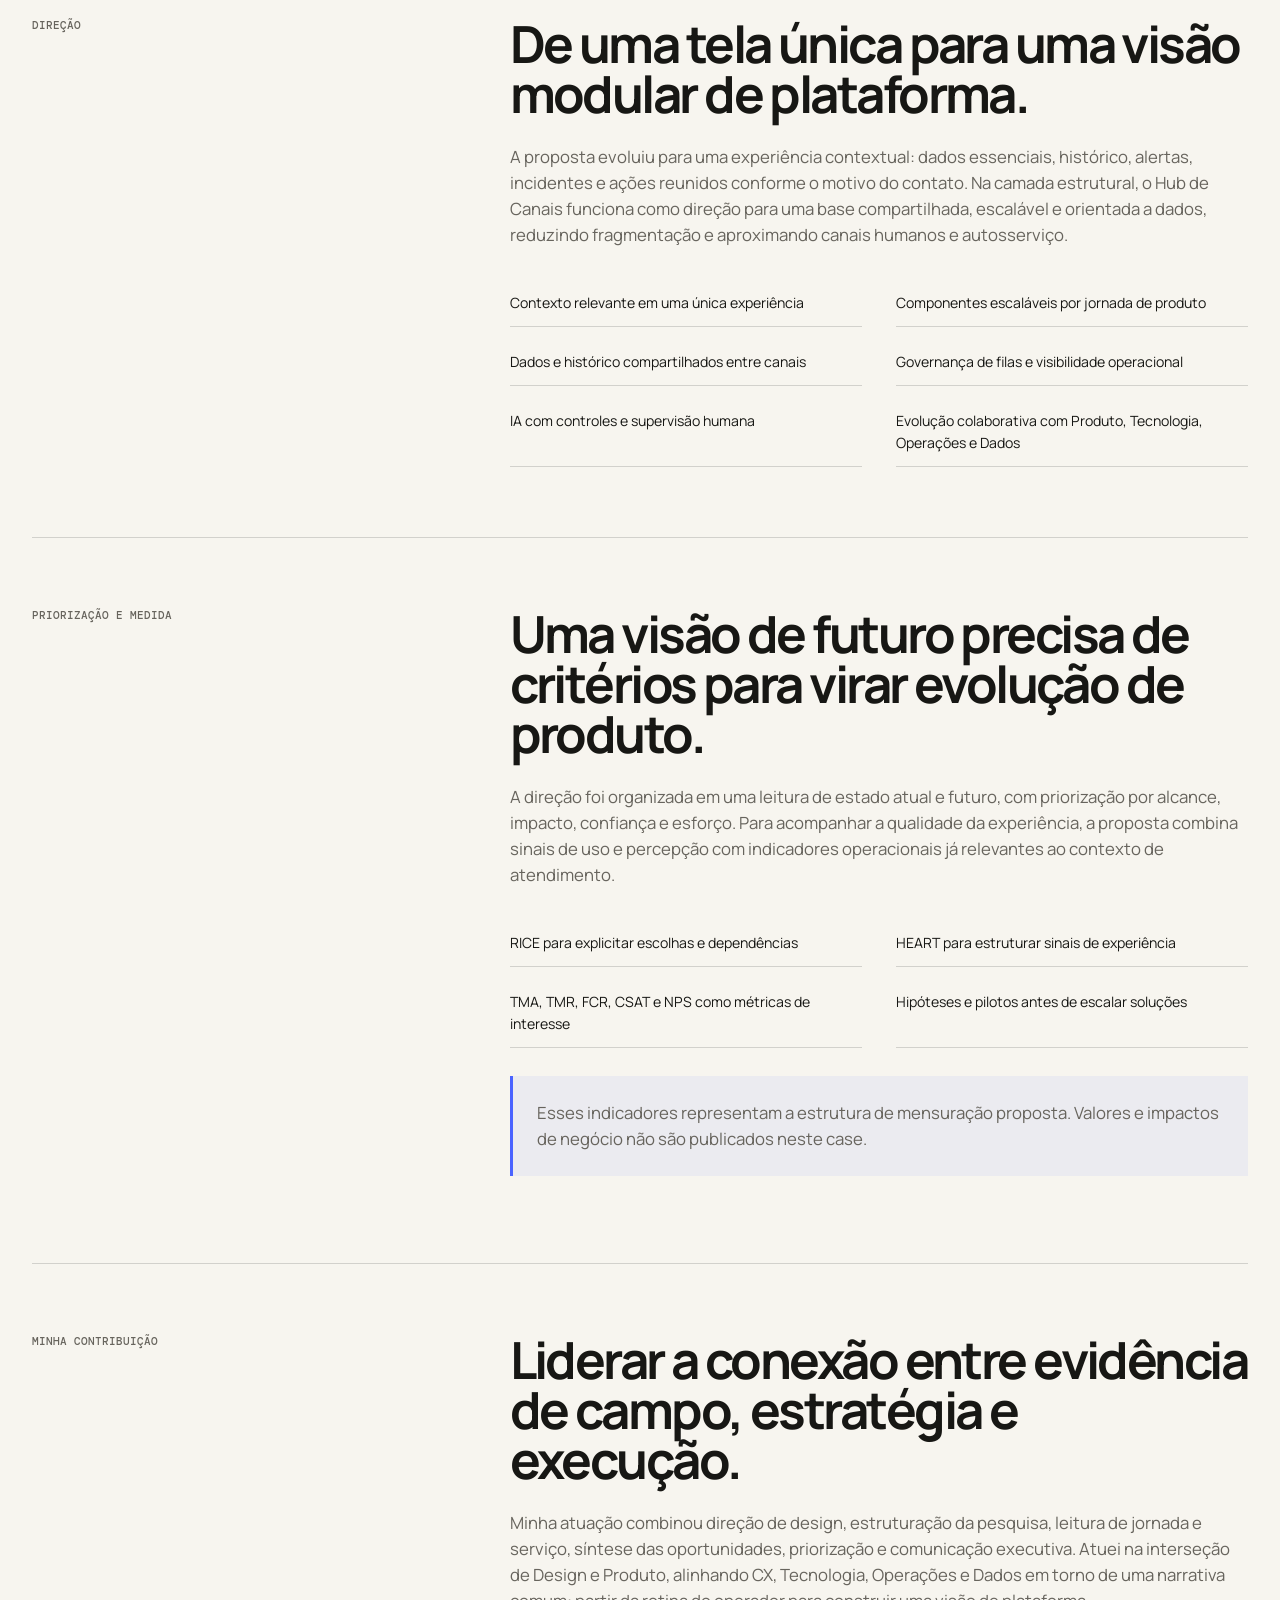
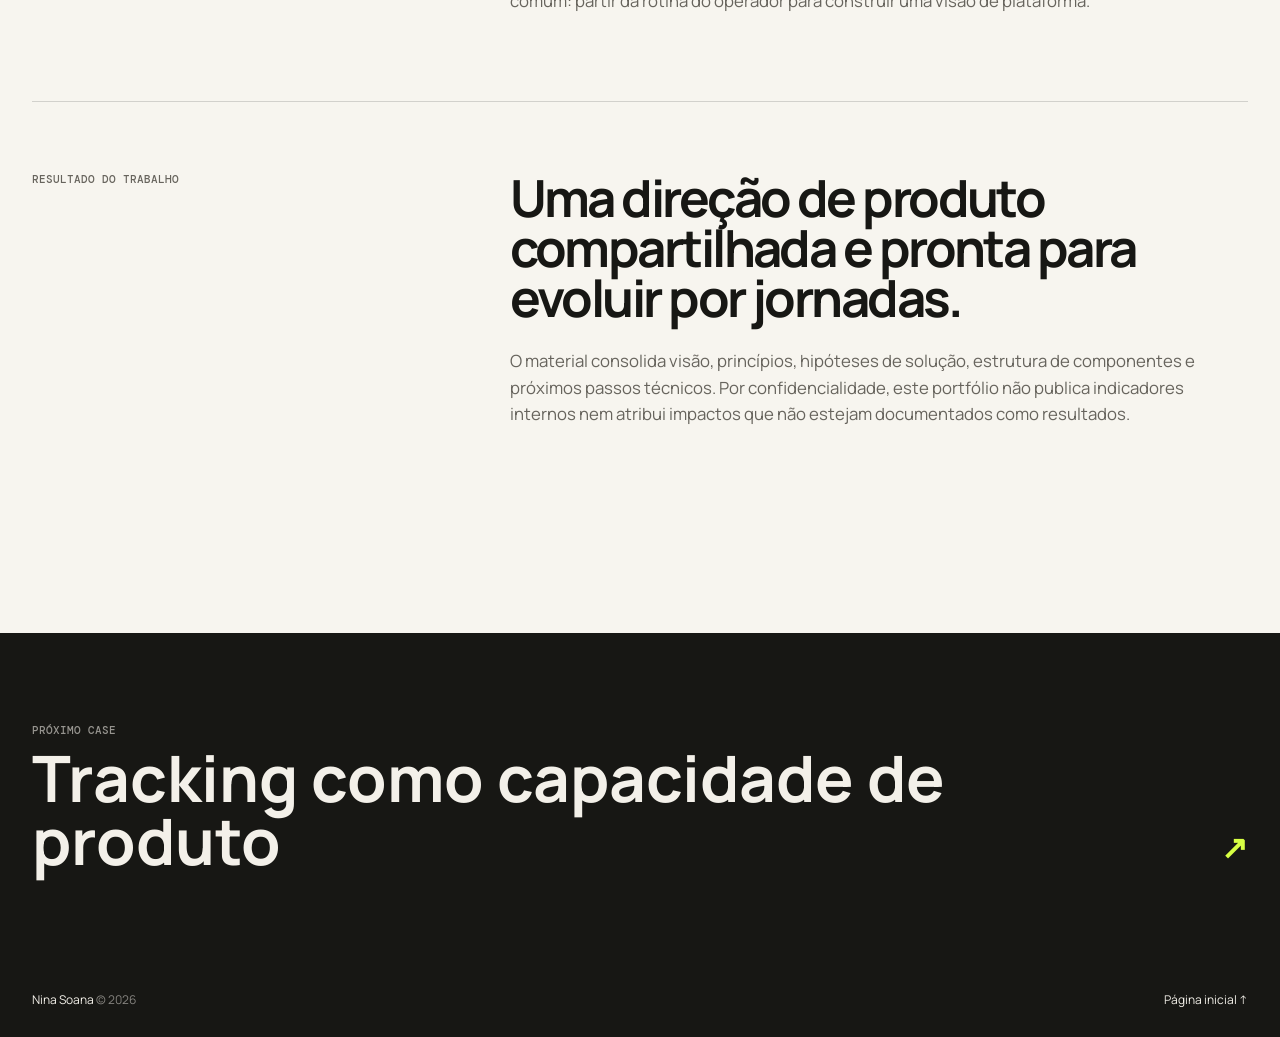
<file: cases/ecossistema-cx.html>
<!DOCTYPE html>
<html lang="pt-BR">
  <head>
    <meta charset="UTF-8" />
    <meta name="viewport" content="width=device-width, initial-scale=1.0" />
    <meta name="robots" content="noindex, nofollow, noarchive, nosnippet" />
    <meta name="description" content="Case público sanitizado sobre a visão de Plataforma CX e o ecossistema Orus, liderado por Nina Soana." />
    <title>Plataforma CX e Orus — Case de Nina Soana</title>
    <link rel="preconnect" href="https://fonts.googleapis.com" />
    <link rel="preconnect" href="https://fonts.gstatic.com" crossorigin />
    <link href="https://fonts.googleapis.com/css2?family=DM+Mono:wght@400;500&amp;family=Manrope:wght@400;500;600;700&amp;family=Newsreader:opsz,wght@6..72,500;6..72,600&amp;display=swap" rel="stylesheet" />
    <link rel="stylesheet" href="../styles.css?v=6" />
  </head>
  <body class="case-page">
    <a class="skip-link" href="#conteudo">Pular para o conteúdo</a>
    <header class="site-header case-header"><div class="shell nav-wrap"><a class="brand" href="../index.html"><span class="brand-mark">NS</span><span>Nina Soana</span></a><nav class="main-nav" aria-label="Navegação do case"><a class="back-link" href="../index.html#cases">← Voltar ao trabalho</a></nav></div></header>
    <main id="conteudo">
      <section class="case-hero"><div class="shell case-hero-grid"><div class="reveal"><p class="kicker"><span></span> Case 01 · Service Design + Leadership</p><h1>Plataforma CX &amp;<br /><em>Ecossistema Orus</em></h1><p class="hero-intro">Como uma investigação da rotina de atendimento evoluiu para uma direção integrada de experiência, canais, plataforma, dados e IA.</p></div><dl class="case-meta reveal"><div class="meta-row"><dt>Empresa</dt><dd>PicPay</dd></div><div class="meta-row"><dt>Período</dt><dd>2025</dd></div><div class="meta-row"><dt>Atuação</dt><dd>Liderança de Design, Service Design, Research e estratégia</dd></div><div class="meta-row"><dt>Escopo</dt><dd>Atendimento bancário, ferramentas internas e canais</dd></div></dl></div></section>

      <div class="shell"><aside class="confidential-note reveal"><strong>Versão pública sanitizada.</strong> O material de origem inclui conteúdo corporativo confidencial. Por isso, este case preserva a narrativa, o método e as decisões de design, mas omite telas internas, arquitetura técnica detalhada, dados de clientes, endpoints e indicadores operacionais sensíveis.</aside></div>

      <div class="shell case-visual reveal" role="img" aria-label="Diagrama abstrato conectando operadores, Orus e canais de atendimento"><div class="ecosystem-map"><div class="ecosystem-node"><div><strong>Operação</strong><span>Necessidades, contexto e decisões do atendimento</span></div></div><div class="ecosystem-node core"><div><strong>Orus</strong><span>Uma camada contextual para transformar dados em resolução</span></div></div><div class="ecosystem-node"><div><strong>Ecossistema</strong><span>Canais humanos, autosserviço, dados e IA</span></div></div></div></div>

      <section class="case-body"><div class="shell">
        <article class="story-block reveal"><span class="story-label">O problema</span><div class="story-content"><h2>O atendimento acontecia entre sistemas, regras e informações fragmentadas.</h2><p>Operadores precisavam alternar ferramentas para entender a demanda, localizar dados do cliente, consultar orientações e acompanhar a resolução. A experiência dificultava a leitura do contexto e criava dependência de controles paralelos.</p></div></article>

        <article class="story-block reveal"><span class="story-label">Imersão</span><div class="story-content"><h2>Antes de desenhar a tela, fomos entender o serviço em funcionamento.</h2><p>A investigação combinou visitas técnicas, entrevistas em profundidade, shadowing, escuta remota, card sorting e análise quantitativa das jornadas mais críticas.</p><div class="metric-grid"><div class="metric"><strong>25</strong><span>operadores ouvidos</span></div><div class="metric"><strong>2</strong><span>BPOs visitadas</span></div><div class="metric"><strong>3</strong><span>agendas de escuta remota</span></div></div><p class="source-note">A etapa de priorização também contou com 10 respostas de formulário. Os números descrevem a amostra de pesquisa — não resultados de negócio.</p></div></article>

        <article class="story-block reveal"><span class="story-label">Síntese</span><div class="story-content"><h2>Mapeamos a jornada e o serviço por trás dela para transformar dores dispersas em frentes de decisão.</h2><p>A leitura conectou a experiência do operador ao frontstage e ao backstage do atendimento: pessoas, regras, processos, sistemas, canais e dados. A jornada as is foi organizada em recebimento e entendimento, análise da demanda, resolução e gestão dos atendimentos.</p><ul class="bullet-list"><li>Acesso complexo às informações essenciais</li><li>Conhecimento e diretrizes pulverizados</li><li>Baixa visibilidade de performance e contexto</li><li>Trocas frequentes entre sistemas</li><li>Perda de histórico durante o atendimento</li><li>Necessidade de personalização por jornada</li></ul></div></article>

        <article class="story-block reveal"><span class="story-label">Direção</span><div class="story-content"><h2>De uma tela única para uma visão modular de plataforma.</h2><p>A proposta evoluiu para uma experiência contextual: dados essenciais, histórico, alertas, incidentes e ações reunidos conforme o motivo do contato. Na camada estrutural, o Hub de Canais funciona como direção para uma base compartilhada, escalável e orientada a dados, reduzindo fragmentação e aproximando canais humanos e autosserviço.</p><ul class="bullet-list"><li>Contexto relevante em uma única experiência</li><li>Componentes escaláveis por jornada de produto</li><li>Dados e histórico compartilhados entre canais</li><li>Governança de filas e visibilidade operacional</li><li>IA com controles e supervisão humana</li><li>Evolução colaborativa com Produto, Tecnologia, Operações e Dados</li></ul></div></article>

        <article class="story-block reveal"><span class="story-label">Priorização e medida</span><div class="story-content"><h2>Uma visão de futuro precisa de critérios para virar evolução de produto.</h2><p>A direção foi organizada em uma leitura de estado atual e futuro, com priorização por alcance, impacto, confiança e esforço. Para acompanhar a qualidade da experiência, a proposta combina sinais de uso e percepção com indicadores operacionais já relevantes ao contexto de atendimento.</p><ul class="bullet-list"><li>RICE para explicitar escolhas e dependências</li><li>HEART para estruturar sinais de experiência</li><li>TMA, TMR, FCR, CSAT e NPS como métricas de interesse</li><li>Hipóteses e pilotos antes de escalar soluções</li></ul><p class="source-note">Esses indicadores representam a estrutura de mensuração proposta. Valores e impactos de negócio não são publicados neste case.</p></div></article>

        <article class="story-block reveal"><span class="story-label">Minha contribuição</span><div class="story-content"><h2>Liderar a conexão entre evidência de campo, estratégia e execução.</h2><p>Minha atuação combinou direção de design, estruturação da pesquisa, leitura de jornada e serviço, síntese das oportunidades, priorização e comunicação executiva. Atuei na interseção de Design e Produto, alinhando CX, Tecnologia, Operações e Dados em torno de uma narrativa comum: partir da rotina do operador para construir uma visão de plataforma.</p></div></article>

        <article class="story-block reveal"><span class="story-label">Resultado do trabalho</span><div class="story-content"><h2>Uma direção de produto compartilhada e pronta para evoluir por jornadas.</h2><p>O material consolida visão, princípios, hipóteses de solução, estrutura de componentes e próximos passos técnicos. Por confidencialidade, este portfólio não publica indicadores internos nem atribui impactos que não estejam documentados como resultados.</p></div></article>
      </div></section>

      <a class="next-case" href="tracking-design.html"><div class="shell next-case-inner"><div><p>Próximo case</p><h2>Tracking como capacidade de produto</h2></div><strong>↗</strong></div></a>
    </main>
    <footer class="site-footer"><div class="shell footer-wrap"><p>Nina Soana <span>© <span id="year"></span></span></p><a href="../index.html">Página inicial ↑</a></div></footer>
    <script src="../script.js?v=6"></script>
  </body>
</html>
</file>
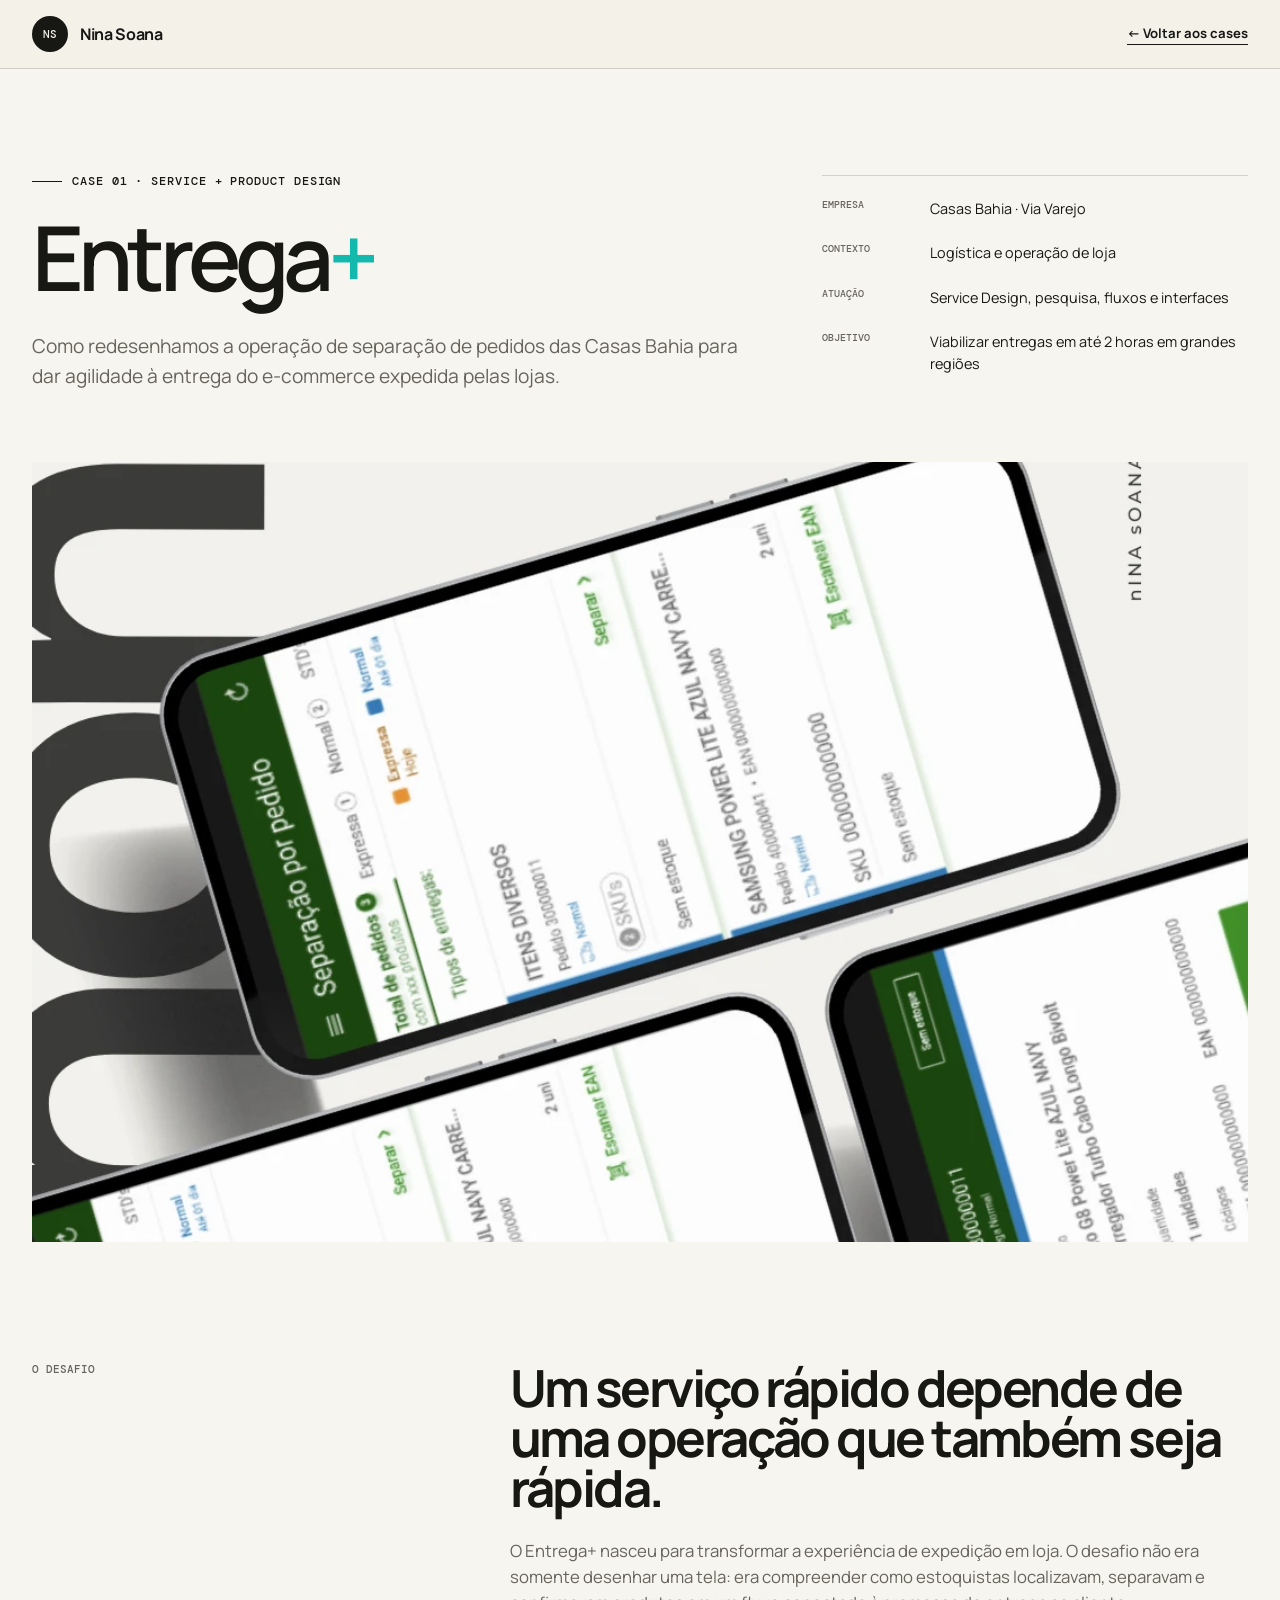
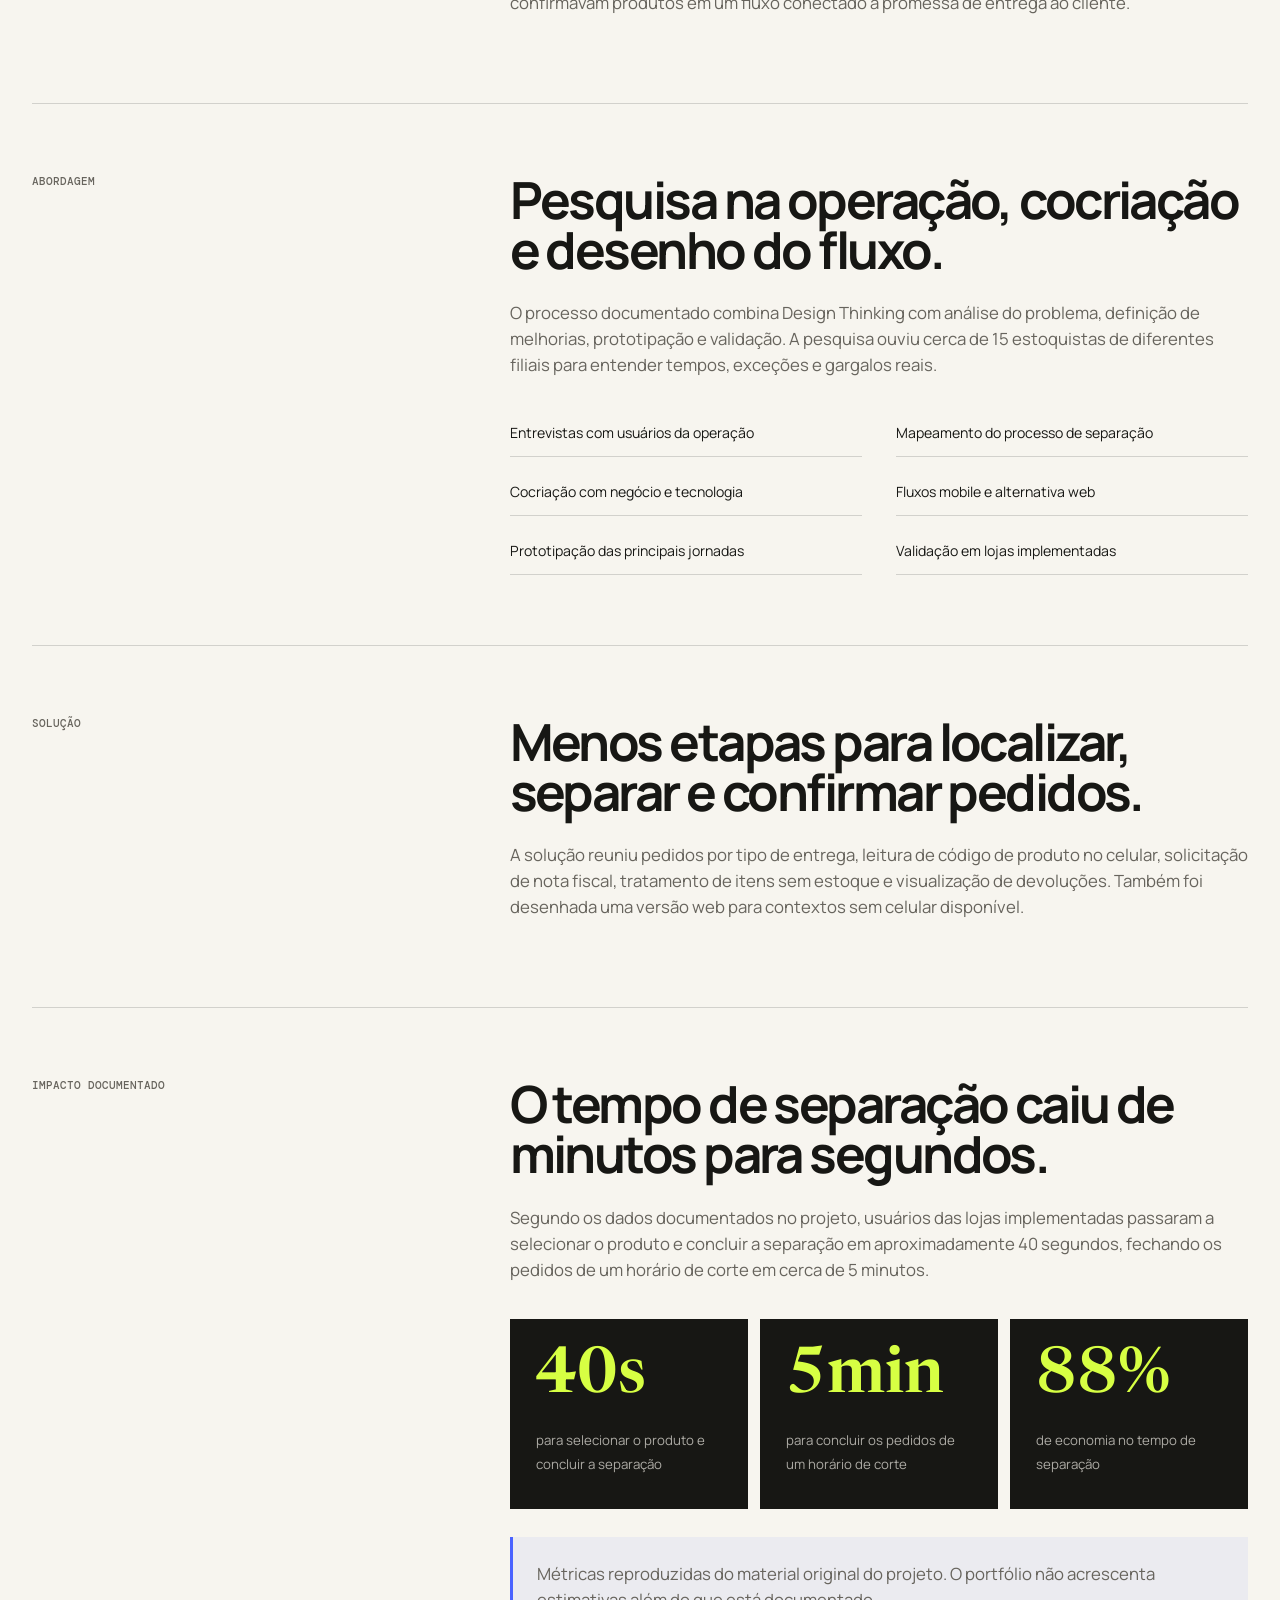
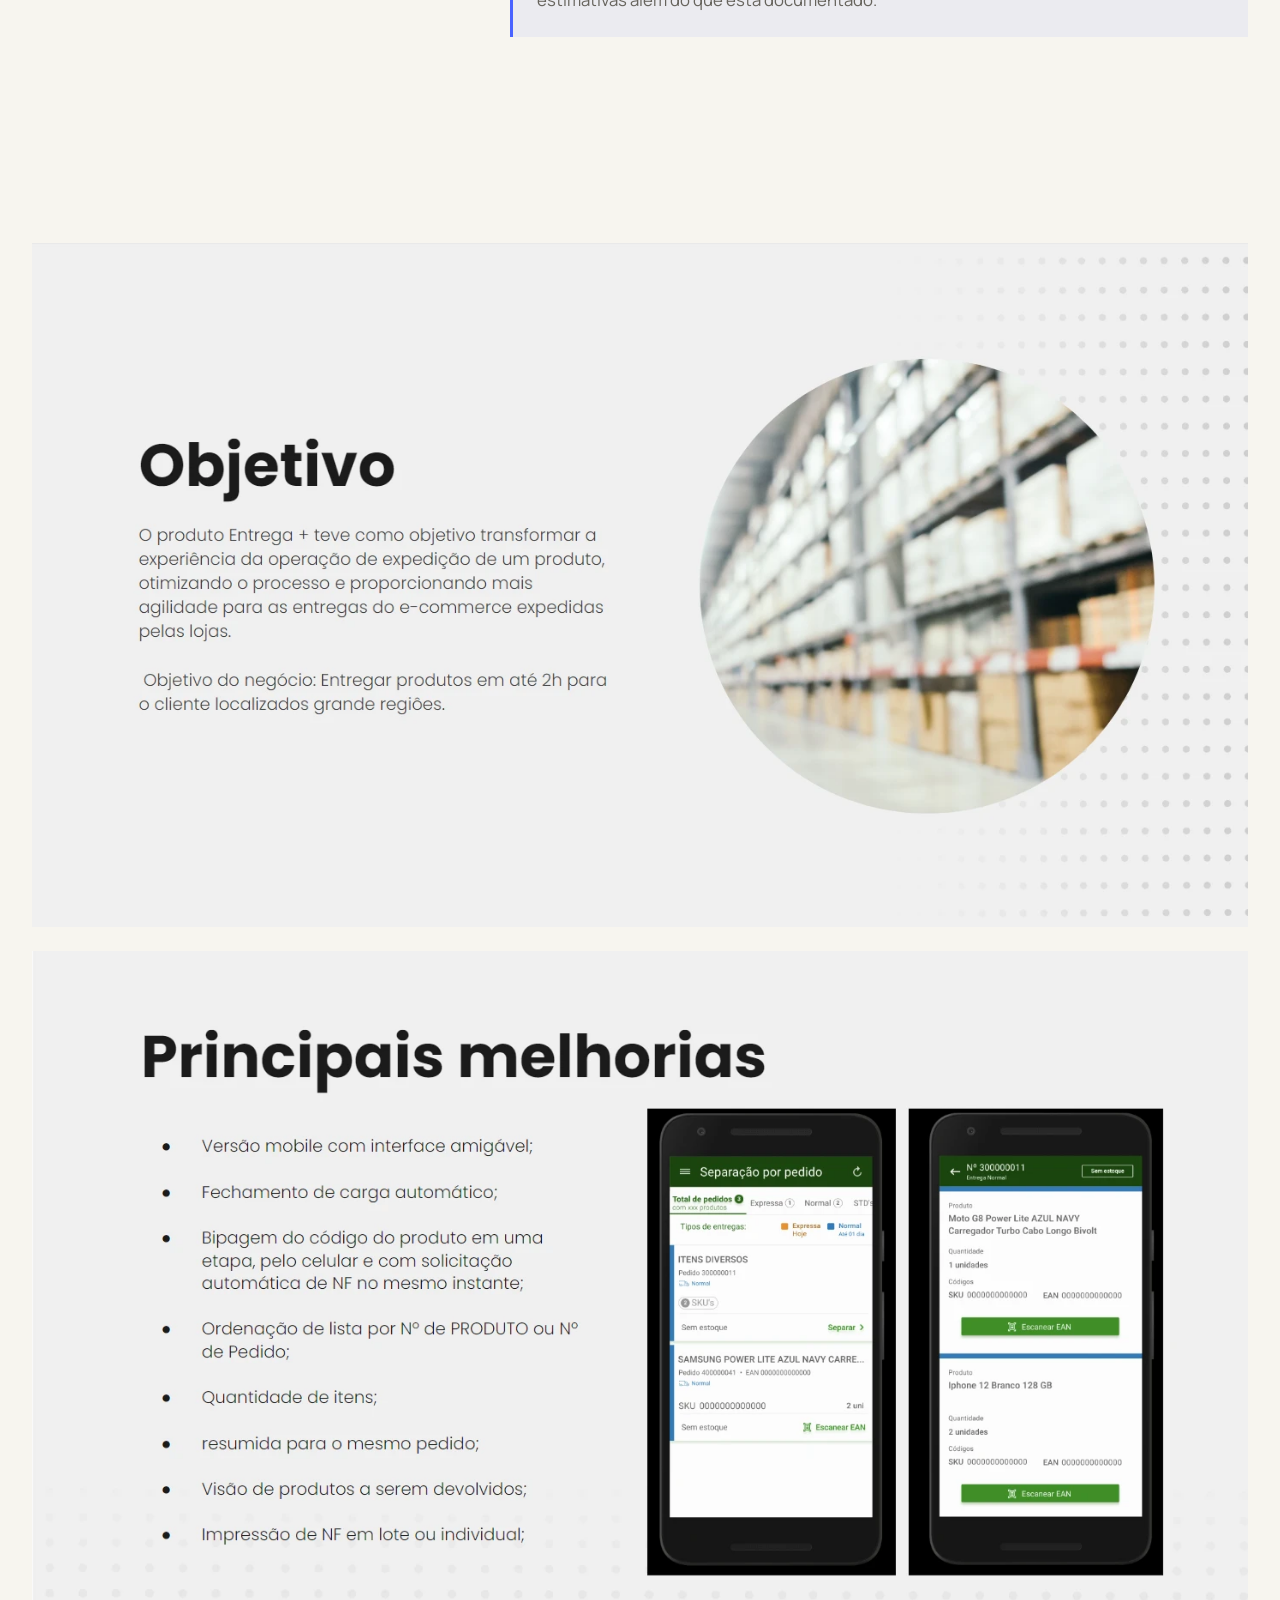
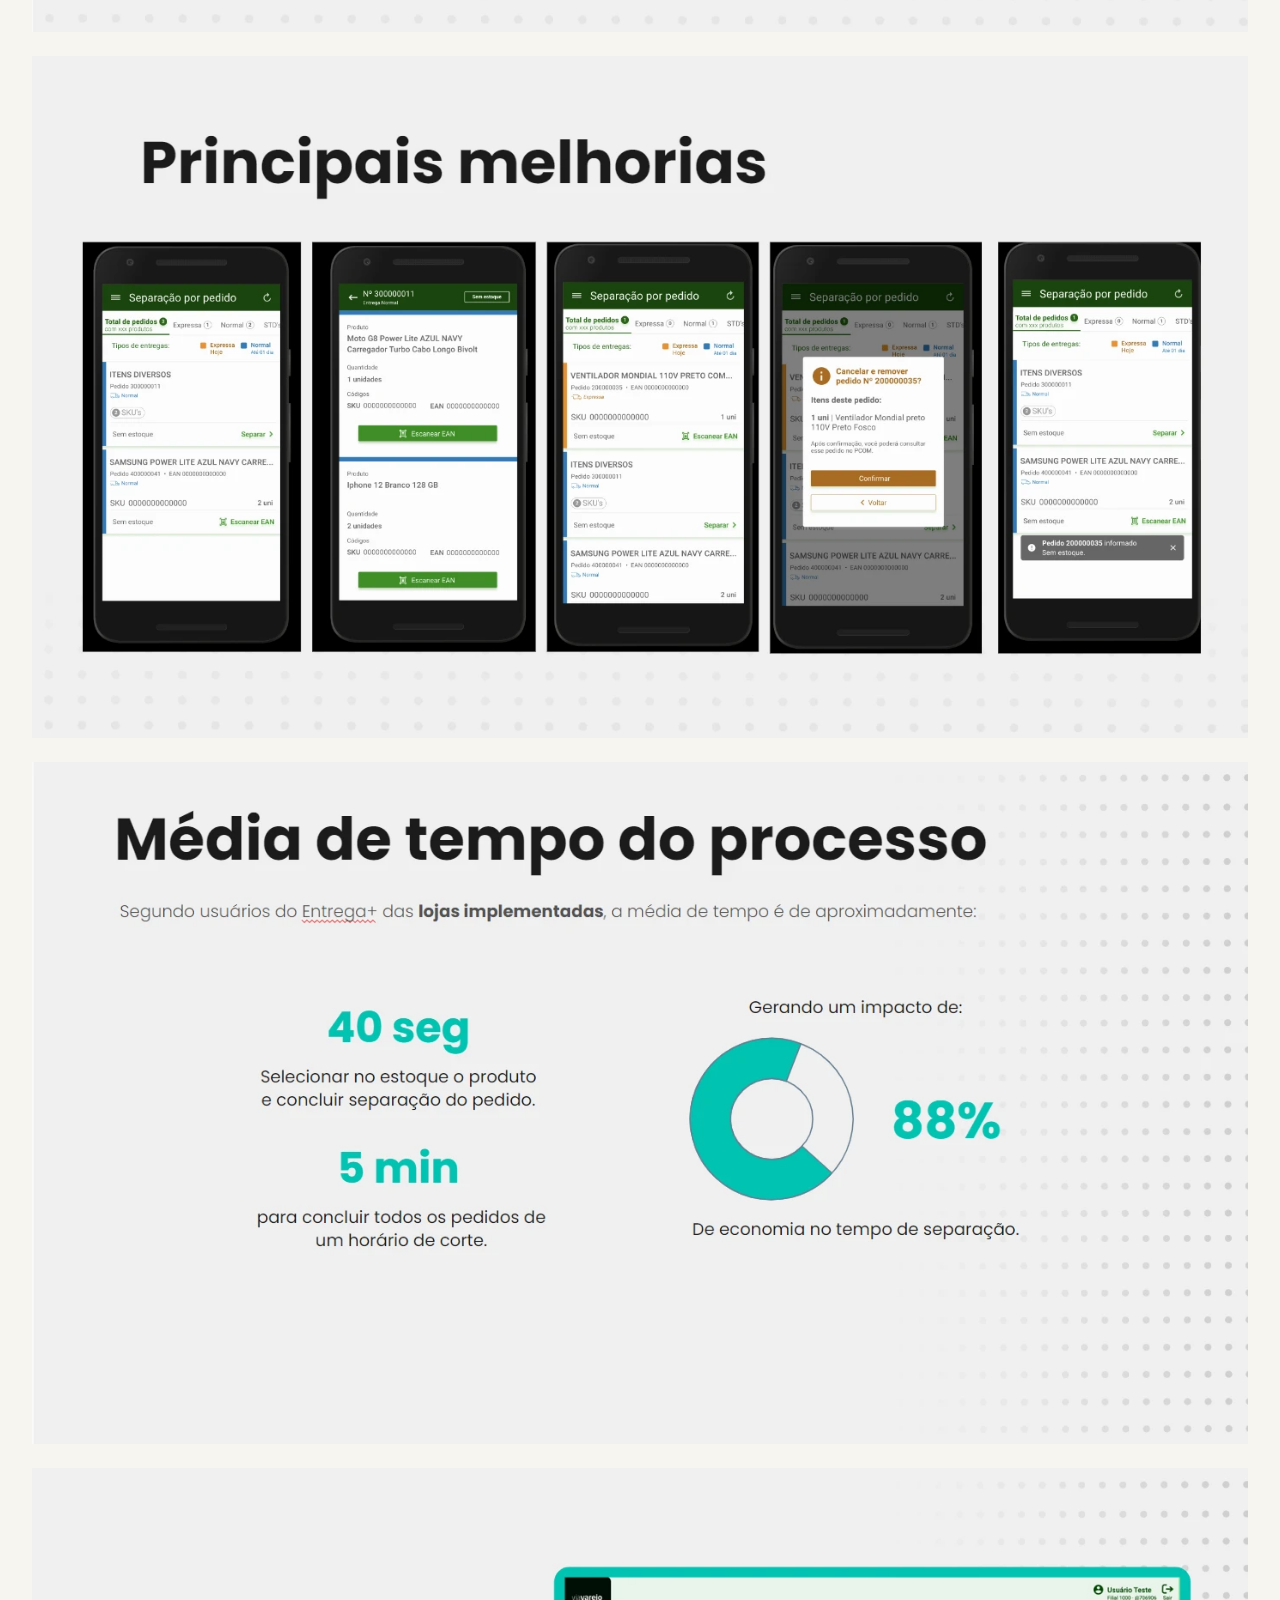
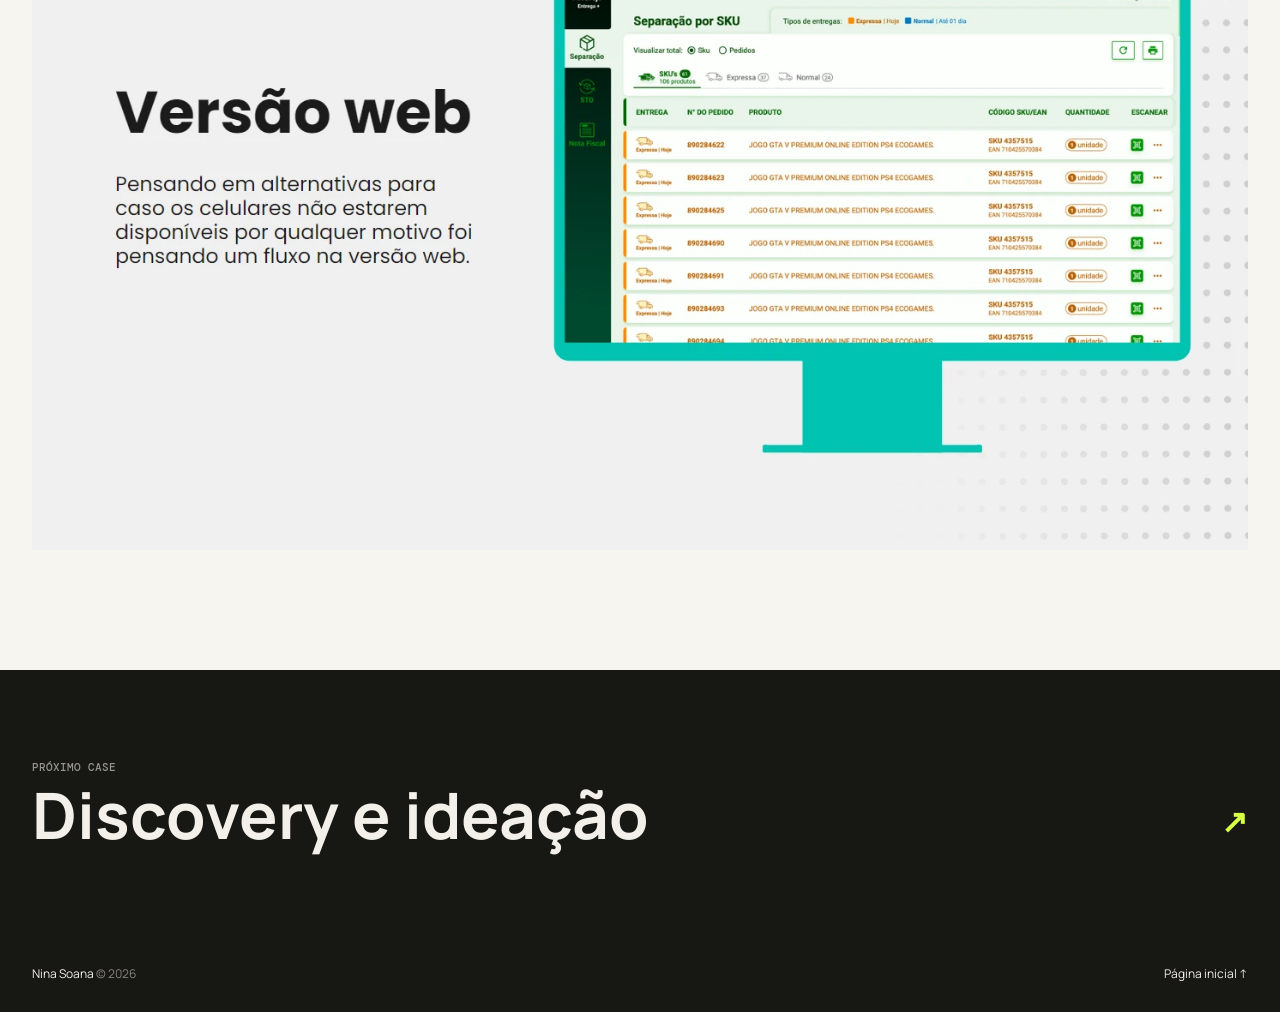
<file: cases/entrega-mais.html>
<!DOCTYPE html>
<html lang="pt-BR">
  <head>
    <meta charset="UTF-8" /><meta name="viewport" content="width=device-width, initial-scale=1.0" />
    <meta name="robots" content="noindex, nofollow, noarchive, nosnippet" />
    <meta name="description" content="Case Entrega+ — Service Design e Product Design para a operação logística das Casas Bahia." />
    <title>Entrega+ — Case de Nina Soana</title>
    <link rel="preconnect" href="https://fonts.googleapis.com" /><link rel="preconnect" href="https://fonts.gstatic.com" crossorigin />
    <link href="https://fonts.googleapis.com/css2?family=DM+Mono:wght@400;500&amp;family=Manrope:wght@400;500;600;700&amp;family=Newsreader:opsz,wght@6..72,500;6..72,600&amp;display=swap" rel="stylesheet" />
    <link rel="stylesheet" href="../styles.css?v=5" />
  </head>
  <body class="case-page">
    <a class="skip-link" href="#conteudo">Pular para o conteúdo</a>
    <header class="site-header case-header"><div class="shell nav-wrap"><a class="brand" href="../index.html"><span class="brand-mark">NS</span><span>Nina Soana</span></a><nav class="main-nav" aria-label="Navegação do case"><a class="back-link" href="../index.html#cases">← Voltar aos cases</a></nav></div></header>
    <main id="conteudo">
      <section class="case-hero"><div class="shell case-hero-grid"><div class="reveal"><p class="kicker"><span></span> Case 01 · Service + Product Design</p><h1>Entrega<span style="color:var(--teal)">+</span></h1><p class="hero-intro">Como redesenhamos a operação de separação de pedidos das Casas Bahia para dar agilidade à entrega do e-commerce expedida pelas lojas.</p></div><dl class="case-meta reveal"><div class="meta-row"><dt>Empresa</dt><dd>Casas Bahia · Via Varejo</dd></div><div class="meta-row"><dt>Contexto</dt><dd>Logística e operação de loja</dd></div><div class="meta-row"><dt>Atuação</dt><dd>Service Design, pesquisa, fluxos e interfaces</dd></div><div class="meta-row"><dt>Objetivo</dt><dd>Viabilizar entregas em até 2 horas em grandes regiões</dd></div></dl></div></section>
      <figure class="case-cover reveal"><img src="../assets/cases/entrega-mais/cover.png" alt="Mockup do Entrega+ mostrando a separação de pedidos em dispositivos móveis" /></figure>
      <section class="case-body"><div class="shell">
        <article class="story-block reveal"><span class="story-label">O desafio</span><div class="story-content"><h2>Um serviço rápido depende de uma operação que também seja rápida.</h2><p>O Entrega+ nasceu para transformar a experiência de expedição em loja. O desafio não era somente desenhar uma tela: era compreender como estoquistas localizavam, separavam e confirmavam produtos em um fluxo conectado à promessa de entrega ao cliente.</p></div></article>
        <article class="story-block reveal"><span class="story-label">Abordagem</span><div class="story-content"><h2>Pesquisa na operação, cocriação e desenho do fluxo.</h2><p>O processo documentado combina Design Thinking com análise do problema, definição de melhorias, prototipação e validação. A pesquisa ouviu cerca de 15 estoquistas de diferentes filiais para entender tempos, exceções e gargalos reais.</p><ul class="bullet-list"><li>Entrevistas com usuários da operação</li><li>Mapeamento do processo de separação</li><li>Cocriação com negócio e tecnologia</li><li>Fluxos mobile e alternativa web</li><li>Prototipação das principais jornadas</li><li>Validação em lojas implementadas</li></ul></div></article>
        <article class="story-block reveal"><span class="story-label">Solução</span><div class="story-content"><h2>Menos etapas para localizar, separar e confirmar pedidos.</h2><p>A solução reuniu pedidos por tipo de entrega, leitura de código de produto no celular, solicitação de nota fiscal, tratamento de itens sem estoque e visualização de devoluções. Também foi desenhada uma versão web para contextos sem celular disponível.</p></div></article>
        <article class="story-block reveal"><span class="story-label">Impacto documentado</span><div class="story-content"><h2>O tempo de separação caiu de minutos para segundos.</h2><p>Segundo os dados documentados no projeto, usuários das lojas implementadas passaram a selecionar o produto e concluir a separação em aproximadamente 40 segundos, fechando os pedidos de um horário de corte em cerca de 5 minutos.</p><div class="metric-grid"><div class="metric"><strong>40s</strong><span>para selecionar o produto e concluir a separação</span></div><div class="metric"><strong>5min</strong><span>para concluir os pedidos de um horário de corte</span></div><div class="metric"><strong>88%</strong><span>de economia no tempo de separação</span></div></div><p class="source-note">Métricas reproduzidas do material original do projeto. O portfólio não acrescenta estimativas além do que está documentado.</p></div></article>
      </div></section>
      <div class="shell case-gallery"><img src="../assets/cases/entrega-mais/01.png" alt="Objetivo do Entrega+: otimizar a expedição e entregar produtos em até duas horas" /><img src="../assets/cases/entrega-mais/03.png" alt="Principais melhorias da versão mobile" /><img src="../assets/cases/entrega-mais/04.png" alt="Sequência de telas da separação por pedido" /><img src="../assets/cases/entrega-mais/05.png" alt="Métricas de tempo e economia do processo" /><img src="../assets/cases/entrega-mais/06.png" alt="Versão web da separação por SKU" /></div>
      <a class="next-case" href="discovery-ideacao.html"><div class="shell next-case-inner"><div><p>Próximo case</p><h2>Discovery e ideação</h2></div><strong>↗</strong></div></a>
    </main>
    <footer class="site-footer"><div class="shell footer-wrap"><p>Nina Soana <span>© <span id="year"></span></span></p><a href="../index.html">Página inicial ↑</a></div></footer><script src="../script.js?v=5"></script>
  </body>
</html>
</file>
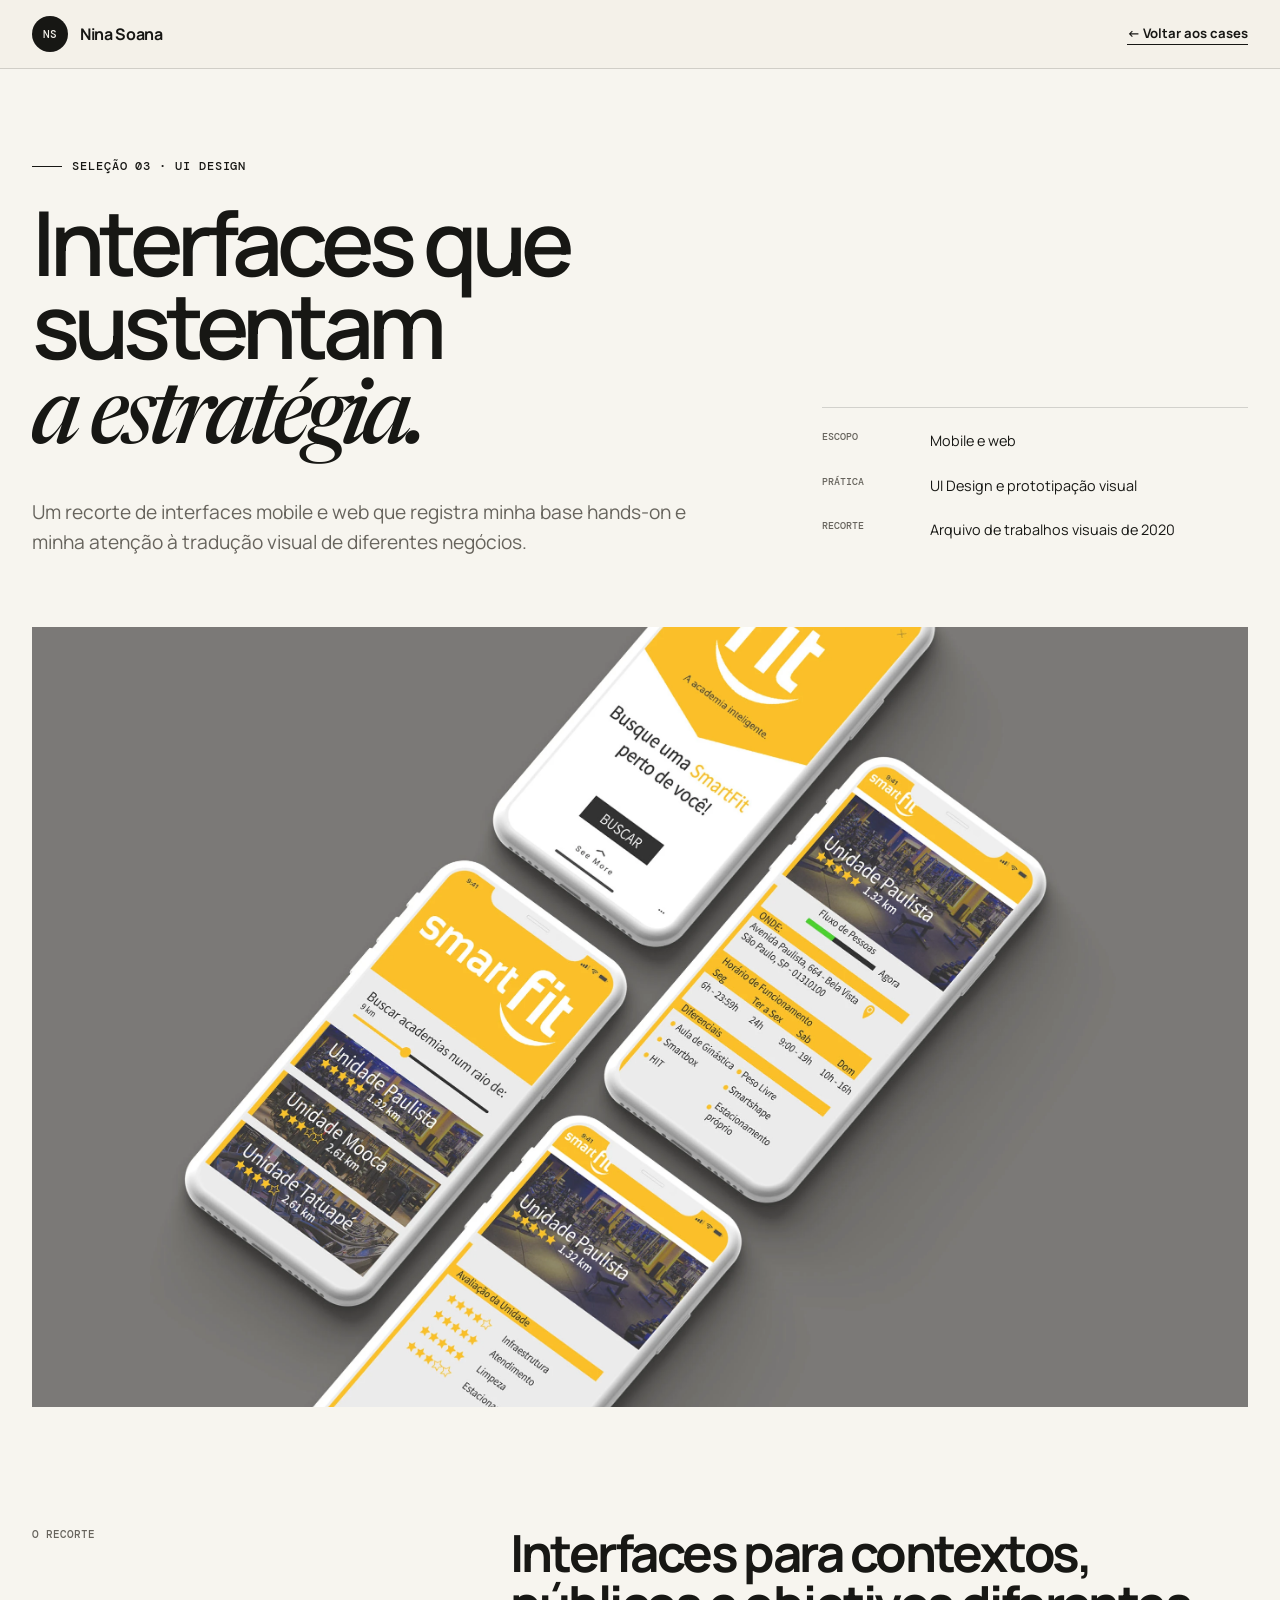
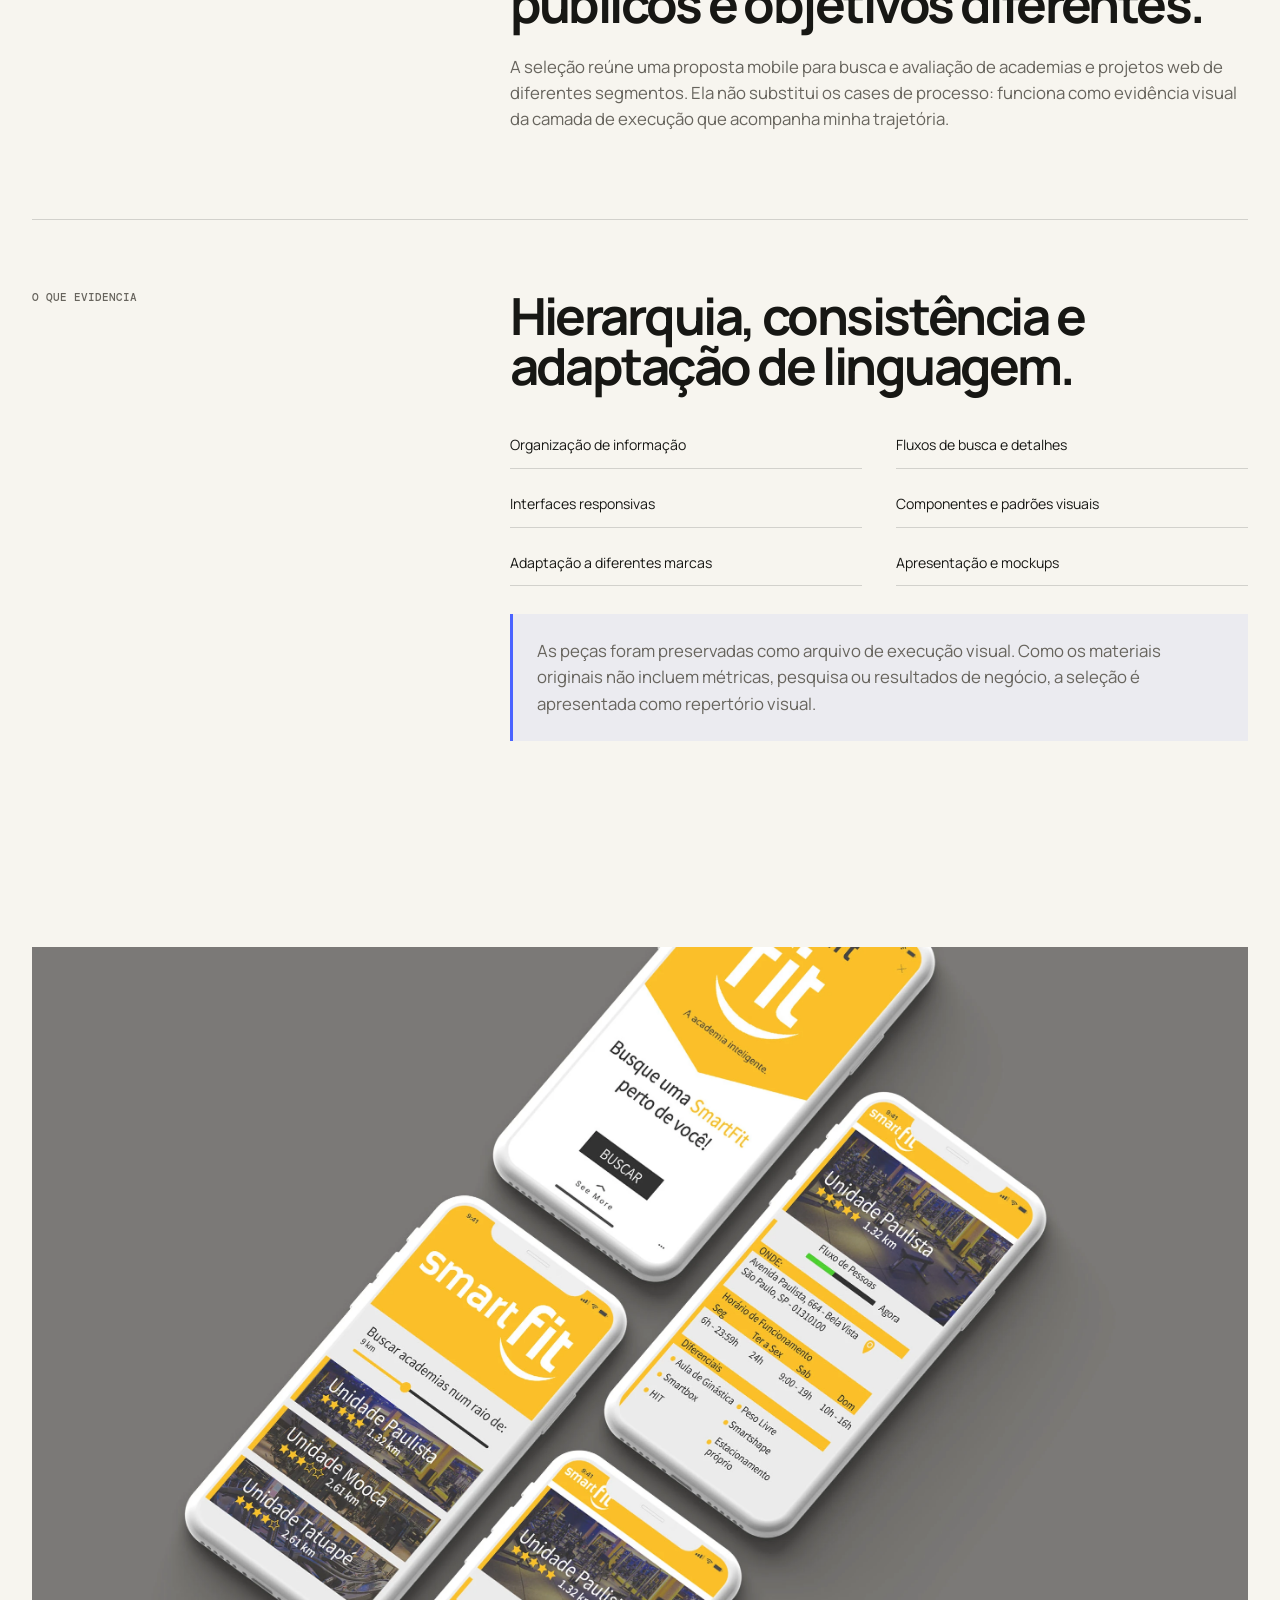
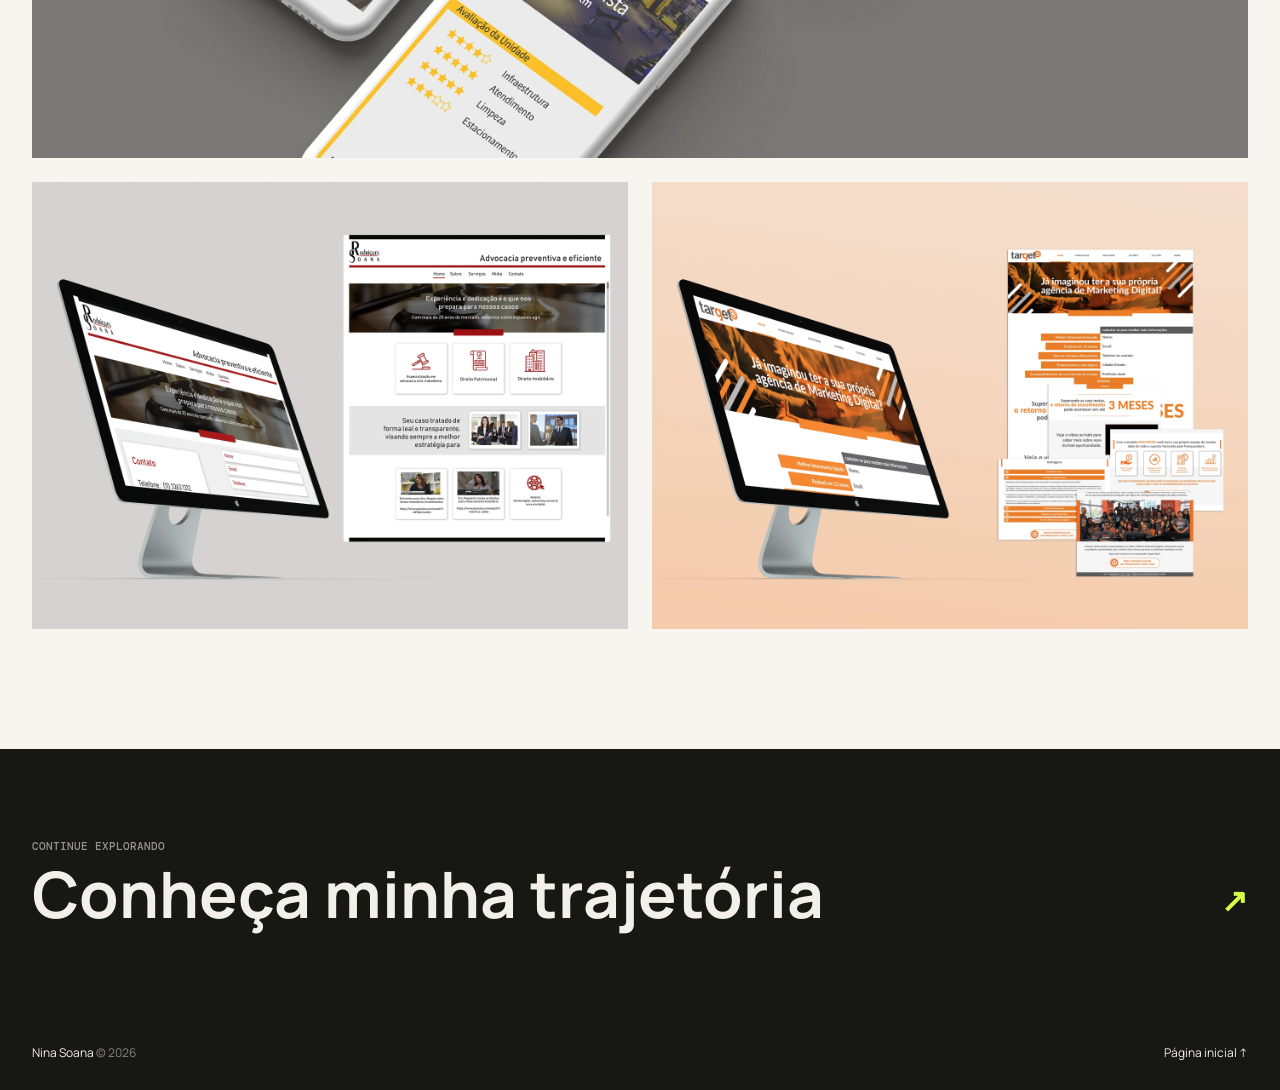
<file: cases/interfaces.html>
<!DOCTYPE html>
<html lang="pt-BR">
  <head>
    <meta charset="UTF-8" /><meta name="viewport" content="width=device-width, initial-scale=1.0" />
    <meta name="robots" content="noindex, nofollow, noarchive, nosnippet" />
    <meta name="description" content="Seleção de interfaces mobile e web criadas por Nina Soana." />
    <title>Interfaces e execução visual — Nina Soana</title>
    <link rel="preconnect" href="https://fonts.googleapis.com" /><link rel="preconnect" href="https://fonts.gstatic.com" crossorigin />
    <link href="https://fonts.googleapis.com/css2?family=DM+Mono:wght@400;500&amp;family=Manrope:wght@400;500;600;700&amp;family=Newsreader:opsz,wght@6..72,500;6..72,600&amp;display=swap" rel="stylesheet" /><link rel="stylesheet" href="../styles.css?v=5" />
  </head>
  <body class="case-page">
    <a class="skip-link" href="#conteudo">Pular para o conteúdo</a>
    <header class="site-header case-header"><div class="shell nav-wrap"><a class="brand" href="../index.html"><span class="brand-mark">NS</span><span>Nina Soana</span></a><nav class="main-nav" aria-label="Navegação do case"><a class="back-link" href="../index.html#cases">← Voltar aos cases</a></nav></div></header>
    <main id="conteudo">
      <section class="case-hero"><div class="shell case-hero-grid"><div class="reveal"><p class="kicker"><span></span> Seleção 03 · UI Design</p><h1>Interfaces que sustentam<br /><em>a estratégia.</em></h1><p class="hero-intro">Um recorte de interfaces mobile e web que registra minha base hands-on e minha atenção à tradução visual de diferentes negócios.</p></div><dl class="case-meta reveal"><div class="meta-row"><dt>Escopo</dt><dd>Mobile e web</dd></div><div class="meta-row"><dt>Prática</dt><dd>UI Design e prototipação visual</dd></div><div class="meta-row"><dt>Recorte</dt><dd>Arquivo de trabalhos visuais de 2020</dd></div></dl></div></section>
      <figure class="case-cover reveal"><img src="../assets/cases/interfaces/cover.jpg" alt="Conjunto de interfaces mobile do aplicativo SmartFit" /></figure>
      <section class="case-body"><div class="shell">
        <article class="story-block reveal"><span class="story-label">O recorte</span><div class="story-content"><h2>Interfaces para contextos, públicos e objetivos diferentes.</h2><p>A seleção reúne uma proposta mobile para busca e avaliação de academias e projetos web de diferentes segmentos. Ela não substitui os cases de processo: funciona como evidência visual da camada de execução que acompanha minha trajetória.</p></div></article>
        <article class="story-block reveal"><span class="story-label">O que evidencia</span><div class="story-content"><h2>Hierarquia, consistência e adaptação de linguagem.</h2><ul class="bullet-list"><li>Organização de informação</li><li>Fluxos de busca e detalhes</li><li>Interfaces responsivas</li><li>Componentes e padrões visuais</li><li>Adaptação a diferentes marcas</li><li>Apresentação e mockups</li></ul><p class="source-note">As peças foram preservadas como arquivo de execução visual. Como os materiais originais não incluem métricas, pesquisa ou resultados de negócio, a seleção é apresentada como repertório visual.</p></div></article>
      </div></section>
      <div class="shell case-gallery two-up"><img src="../assets/cases/interfaces/cover.jpg" alt="Aplicativo SmartFit em quatro telas mobile" /><img src="../assets/cases/interfaces/01.png" alt="Interface responsiva para escritório de advocacia" /><img src="../assets/cases/interfaces/02.png" alt="Interface web para negócio de marketing digital" /></div>
      <a class="next-case" href="../index.html#trajetoria"><div class="shell next-case-inner"><div><p>Continue explorando</p><h2>Conheça minha trajetória</h2></div><strong>↗</strong></div></a>
    </main>
    <footer class="site-footer"><div class="shell footer-wrap"><p>Nina Soana <span>© <span id="year"></span></span></p><a href="../index.html">Página inicial ↑</a></div></footer><script src="../script.js?v=5"></script>
  </body>
</html>
</file>
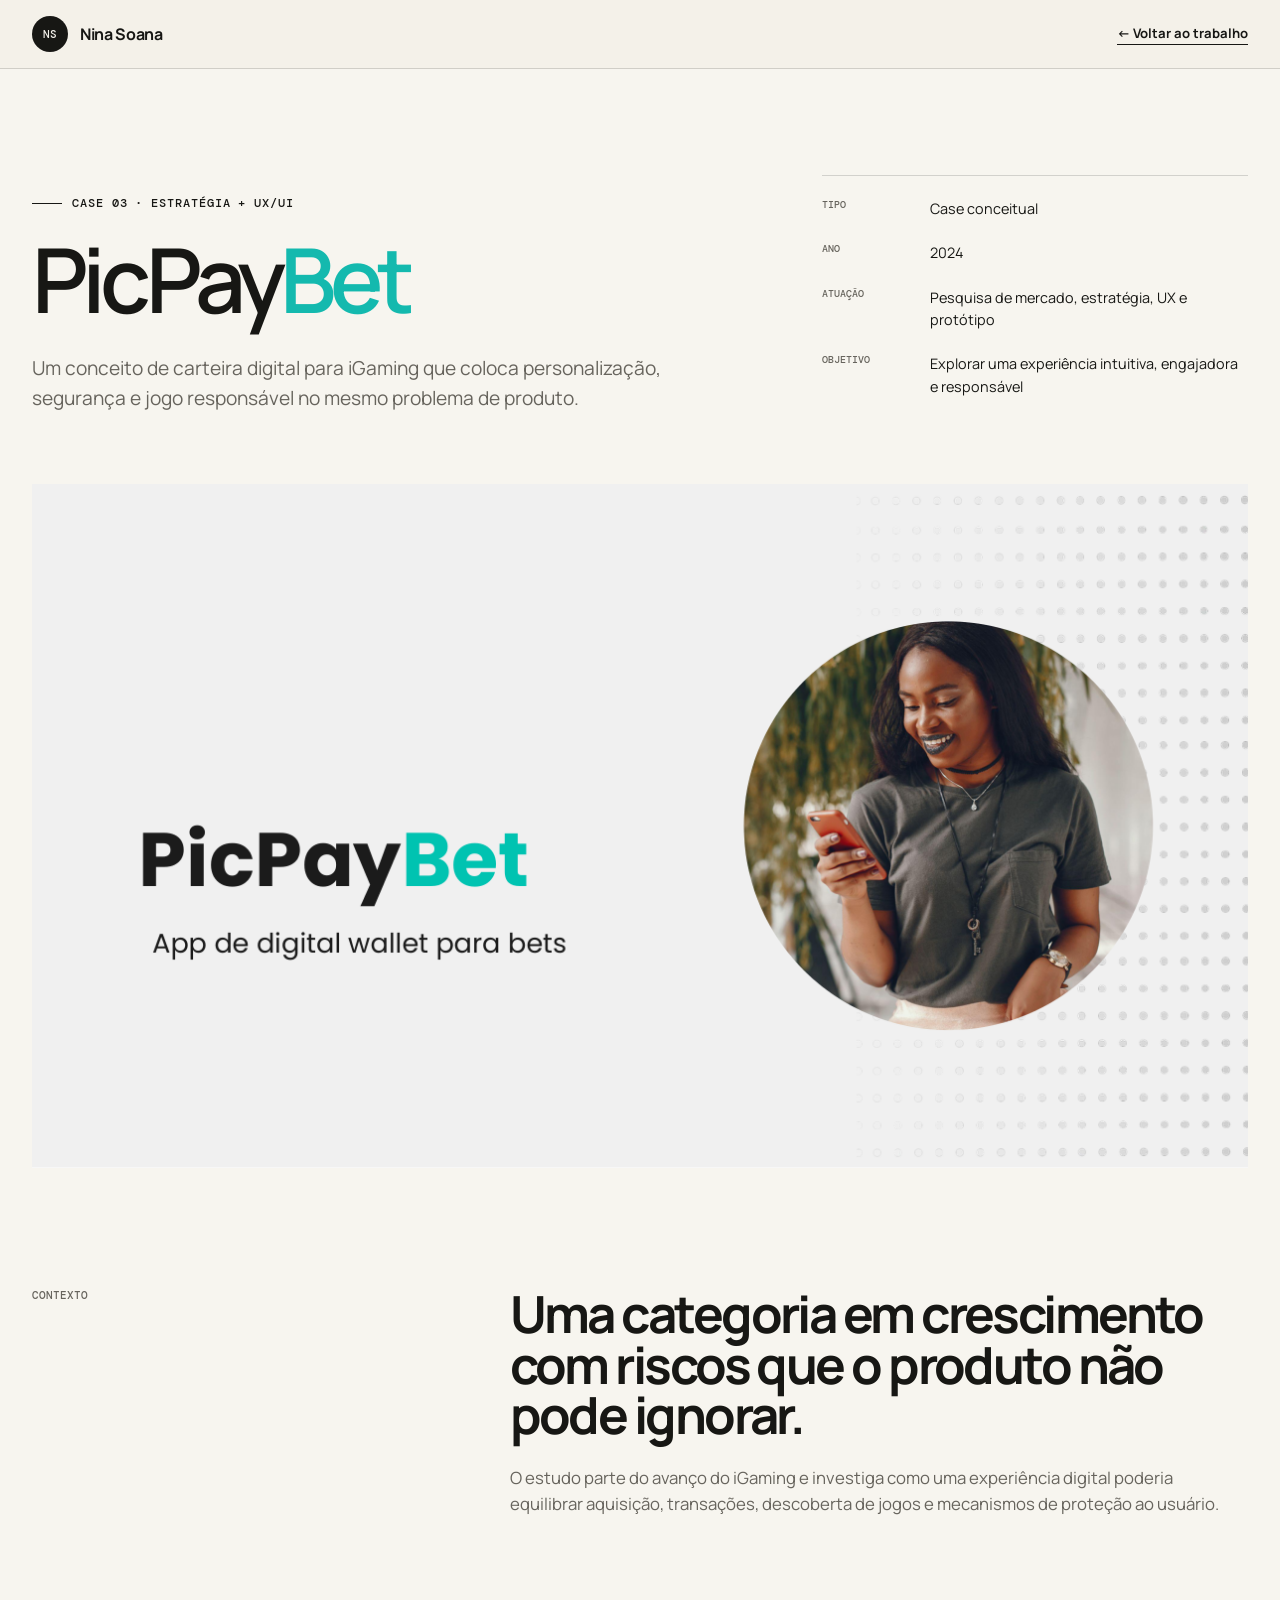
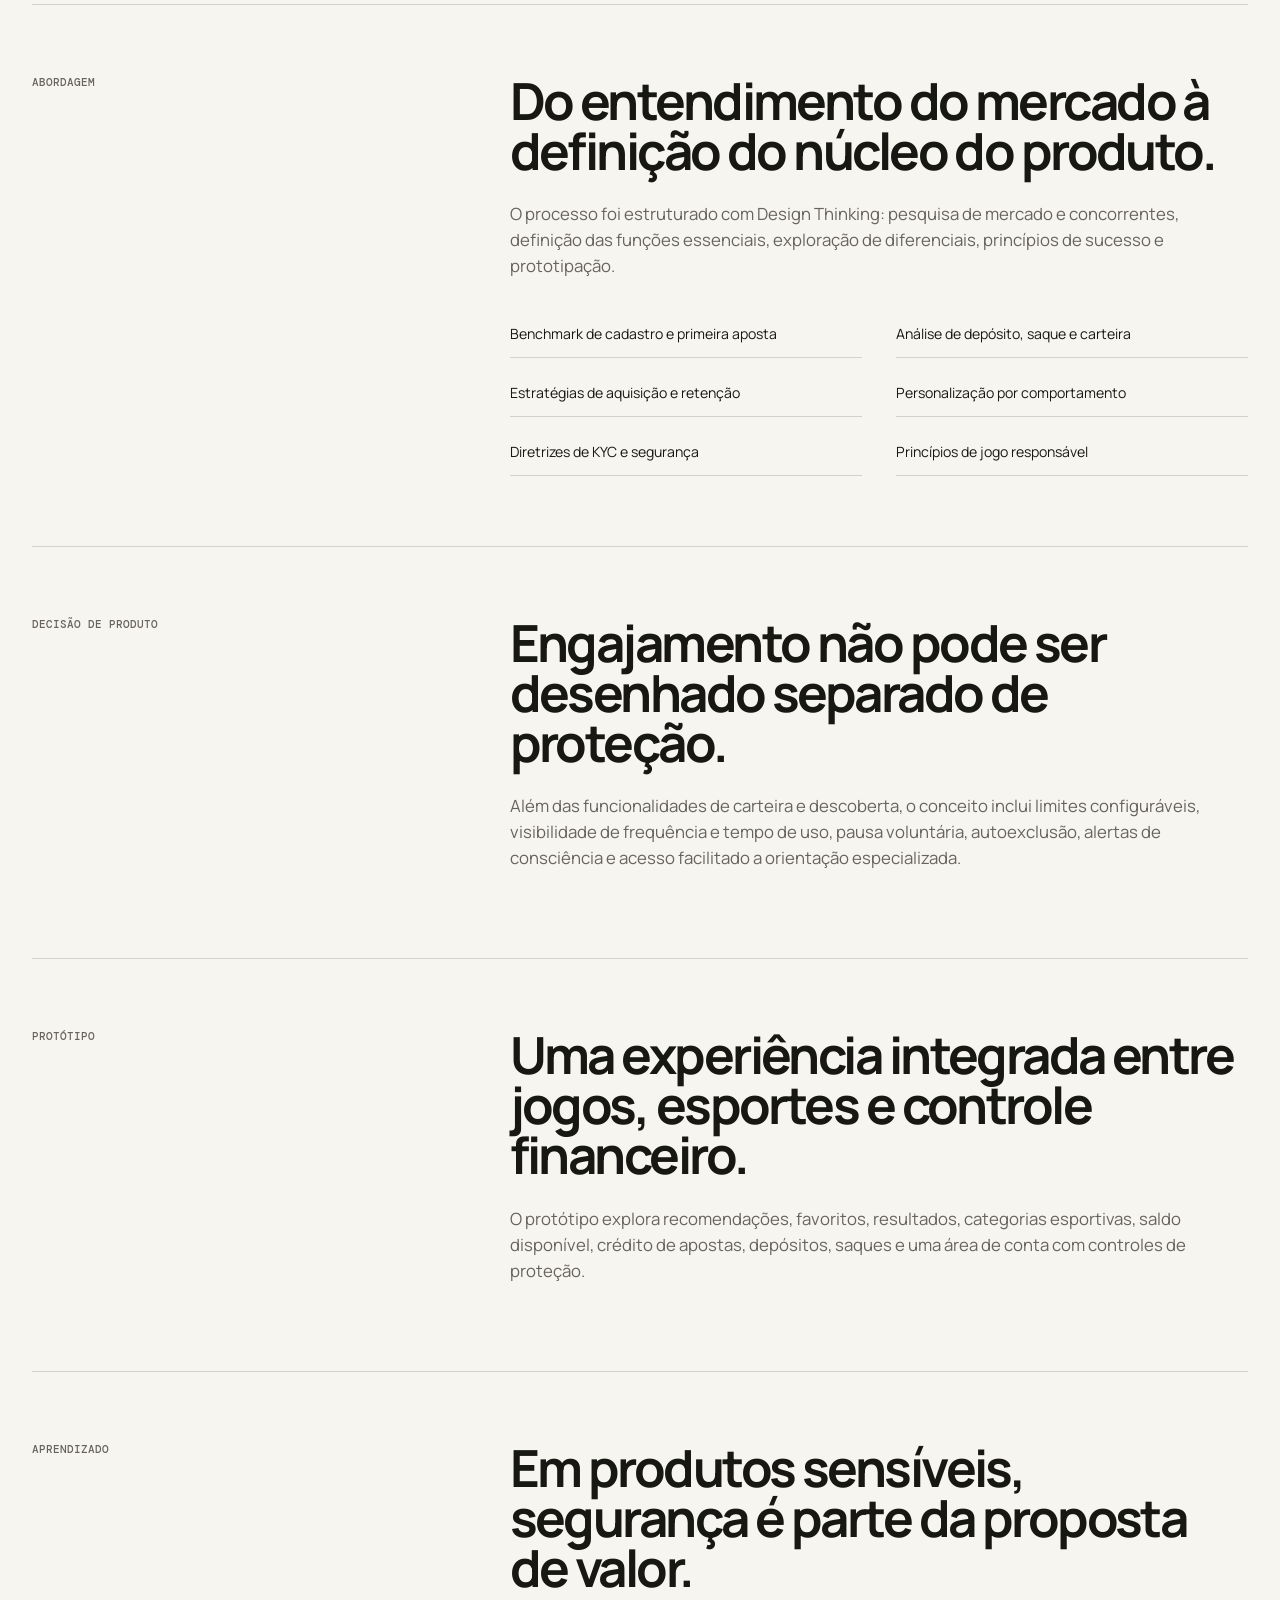
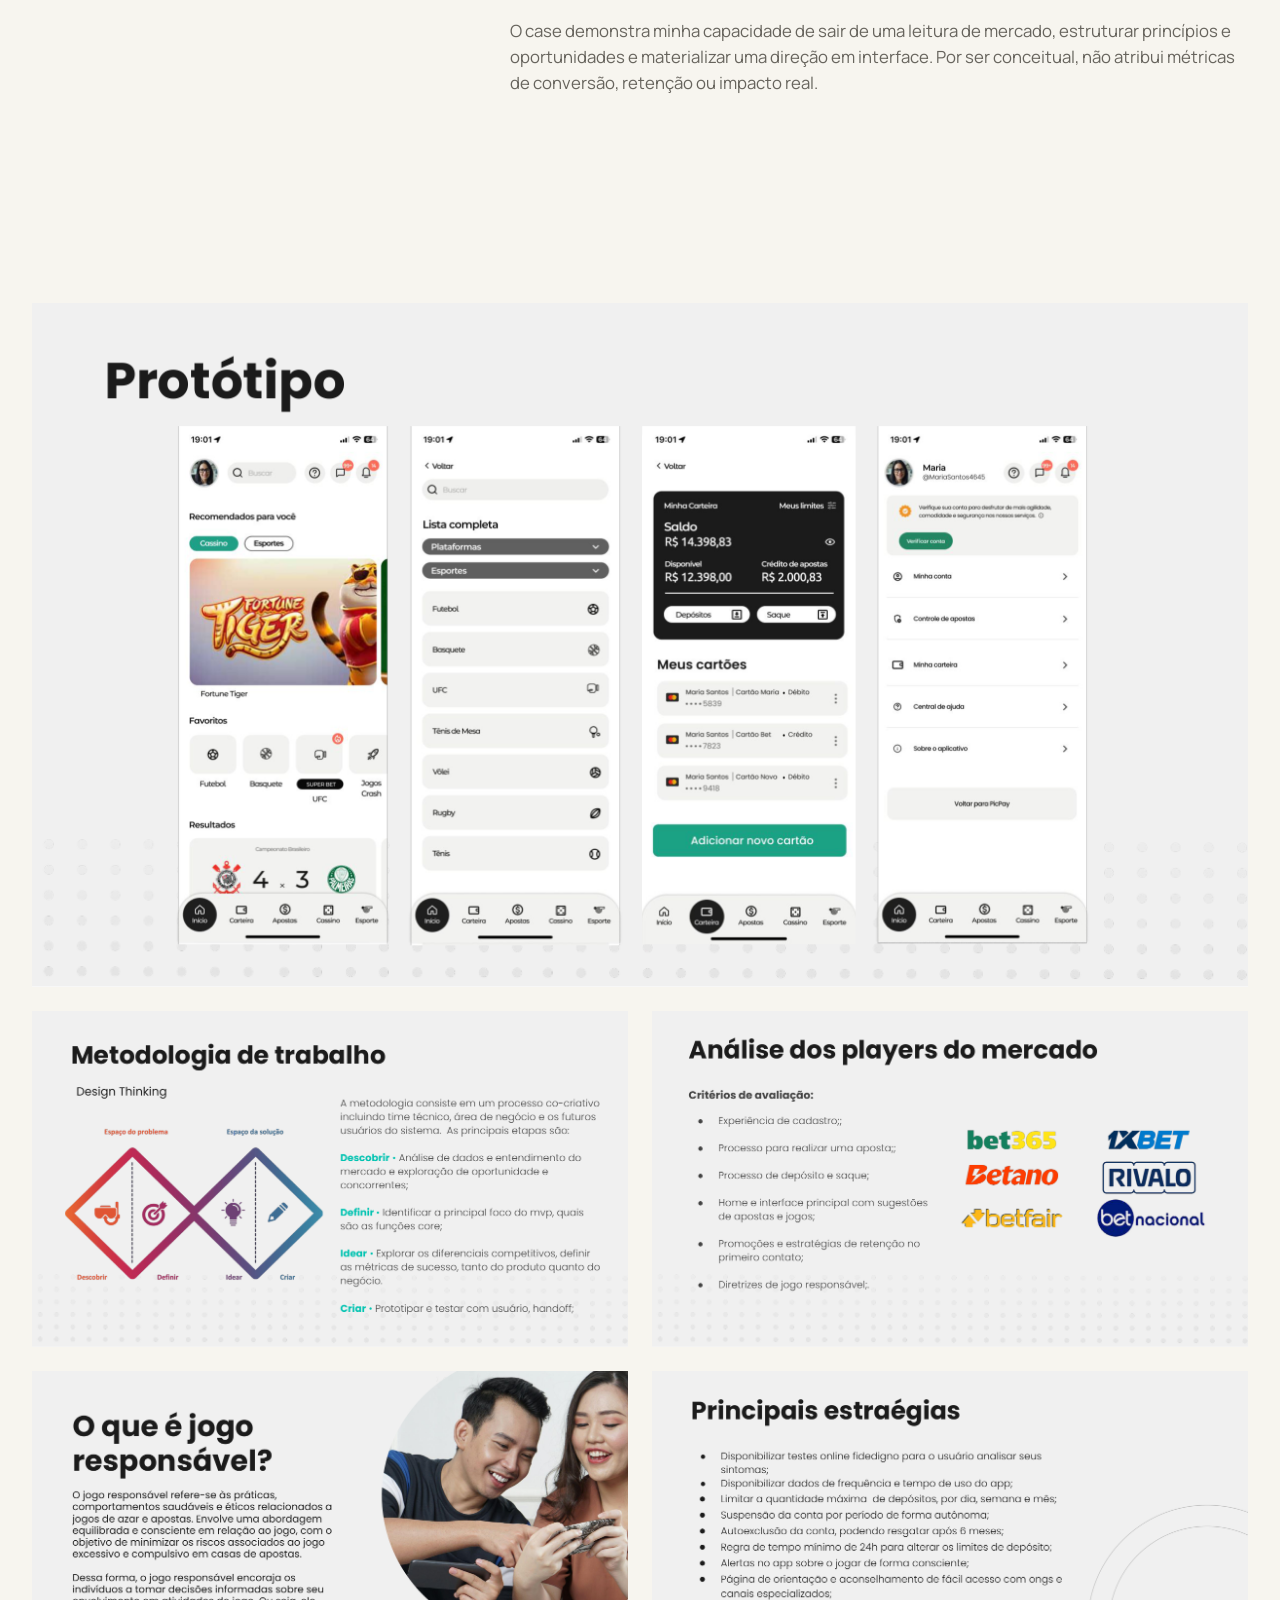
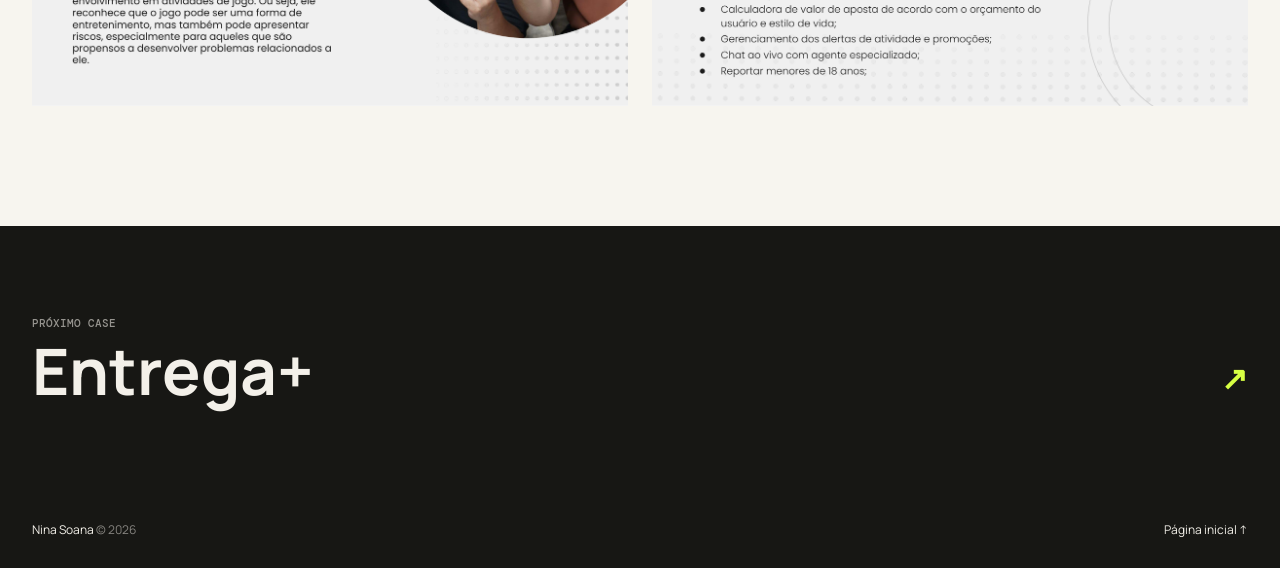
<file: cases/picpaybet.html>
<!DOCTYPE html>
<html lang="pt-BR">
  <head>
    <meta charset="UTF-8" />
    <meta name="viewport" content="width=device-width, initial-scale=1.0" />
    <meta name="robots" content="noindex, nofollow, noarchive, nosnippet" />
    <meta name="description" content="Case conceitual PicPayBet — estratégia de produto, UX/UI e jogo responsável por Nina Soana." />
    <title>PicPayBet — Case conceitual de Nina Soana</title>
    <link rel="preconnect" href="https://fonts.googleapis.com" />
    <link rel="preconnect" href="https://fonts.gstatic.com" crossorigin />
    <link href="https://fonts.googleapis.com/css2?family=DM+Mono:wght@400;500&amp;family=Manrope:wght@400;500;600;700&amp;family=Newsreader:opsz,wght@6..72,500;6..72,600&amp;display=swap" rel="stylesheet" />
    <link rel="stylesheet" href="../styles.css?v=5" />
  </head>
  <body class="case-page">
    <a class="skip-link" href="#conteudo">Pular para o conteúdo</a>
    <header class="site-header case-header"><div class="shell nav-wrap"><a class="brand" href="../index.html"><span class="brand-mark">NS</span><span>Nina Soana</span></a><nav class="main-nav" aria-label="Navegação do case"><a class="back-link" href="../index.html#cases">← Voltar ao trabalho</a></nav></div></header>
    <main id="conteudo">
      <section class="case-hero"><div class="shell case-hero-grid"><div class="reveal"><p class="kicker"><span></span> Case 03 · Estratégia + UX/UI</p><h1>PicPay<span style="color:var(--teal)">Bet</span></h1><p class="hero-intro">Um conceito de carteira digital para iGaming que coloca personalização, segurança e jogo responsável no mesmo problema de produto.</p></div><dl class="case-meta reveal"><div class="meta-row"><dt>Tipo</dt><dd>Case conceitual</dd></div><div class="meta-row"><dt>Ano</dt><dd>2024</dd></div><div class="meta-row"><dt>Atuação</dt><dd>Pesquisa de mercado, estratégia, UX e protótipo</dd></div><div class="meta-row"><dt>Objetivo</dt><dd>Explorar uma experiência intuitiva, engajadora e responsável</dd></div></dl></div></section>

      <figure class="case-cover contain reveal"><img src="../assets/cases/picpaybet/page-01.png" alt="Capa do case conceitual PicPayBet" /></figure>

      <section class="case-body"><div class="shell">
        <article class="story-block reveal"><span class="story-label">Contexto</span><div class="story-content"><h2>Uma categoria em crescimento com riscos que o produto não pode ignorar.</h2><p>O estudo parte do avanço do iGaming e investiga como uma experiência digital poderia equilibrar aquisição, transações, descoberta de jogos e mecanismos de proteção ao usuário.</p></div></article>

        <article class="story-block reveal"><span class="story-label">Abordagem</span><div class="story-content"><h2>Do entendimento do mercado à definição do núcleo do produto.</h2><p>O processo foi estruturado com Design Thinking: pesquisa de mercado e concorrentes, definição das funções essenciais, exploração de diferenciais, princípios de sucesso e prototipação.</p><ul class="bullet-list"><li>Benchmark de cadastro e primeira aposta</li><li>Análise de depósito, saque e carteira</li><li>Estratégias de aquisição e retenção</li><li>Personalização por comportamento</li><li>Diretrizes de KYC e segurança</li><li>Princípios de jogo responsável</li></ul></div></article>

        <article class="story-block reveal"><span class="story-label">Decisão de produto</span><div class="story-content"><h2>Engajamento não pode ser desenhado separado de proteção.</h2><p>Além das funcionalidades de carteira e descoberta, o conceito inclui limites configuráveis, visibilidade de frequência e tempo de uso, pausa voluntária, autoexclusão, alertas de consciência e acesso facilitado a orientação especializada.</p></div></article>

        <article class="story-block reveal"><span class="story-label">Protótipo</span><div class="story-content"><h2>Uma experiência integrada entre jogos, esportes e controle financeiro.</h2><p>O protótipo explora recomendações, favoritos, resultados, categorias esportivas, saldo disponível, crédito de apostas, depósitos, saques e uma área de conta com controles de proteção.</p></div></article>

        <article class="story-block reveal"><span class="story-label">Aprendizado</span><div class="story-content"><h2>Em produtos sensíveis, segurança é parte da proposta de valor.</h2><p>O case demonstra minha capacidade de sair de uma leitura de mercado, estruturar princípios e oportunidades e materializar uma direção em interface. Por ser conceitual, não atribui métricas de conversão, retenção ou impacto real.</p></div></article>
      </div></section>

      <div class="shell case-gallery two-up"><img src="../assets/cases/picpaybet/page-13.png" alt="Protótipo mobile com home, esportes, carteira e conta" /><img src="../assets/cases/picpaybet/page-08.png" alt="Metodologia de trabalho baseada em Design Thinking" /><img src="../assets/cases/picpaybet/page-09.png" alt="Critérios usados na análise competitiva" /><img src="../assets/cases/picpaybet/page-15.png" alt="Definição de jogo responsável" /><img src="../assets/cases/picpaybet/page-16.png" alt="Estratégias de proteção e jogo responsável" /></div>

      <a class="next-case" href="entrega-mais.html"><div class="shell next-case-inner"><div><p>Próximo case</p><h2>Entrega+</h2></div><strong>↗</strong></div></a>
    </main>
    <footer class="site-footer"><div class="shell footer-wrap"><p>Nina Soana <span>© <span id="year"></span></span></p><a href="../index.html">Página inicial ↑</a></div></footer>
    <script src="../script.js?v=5"></script>
  </body>
</html>
</file>
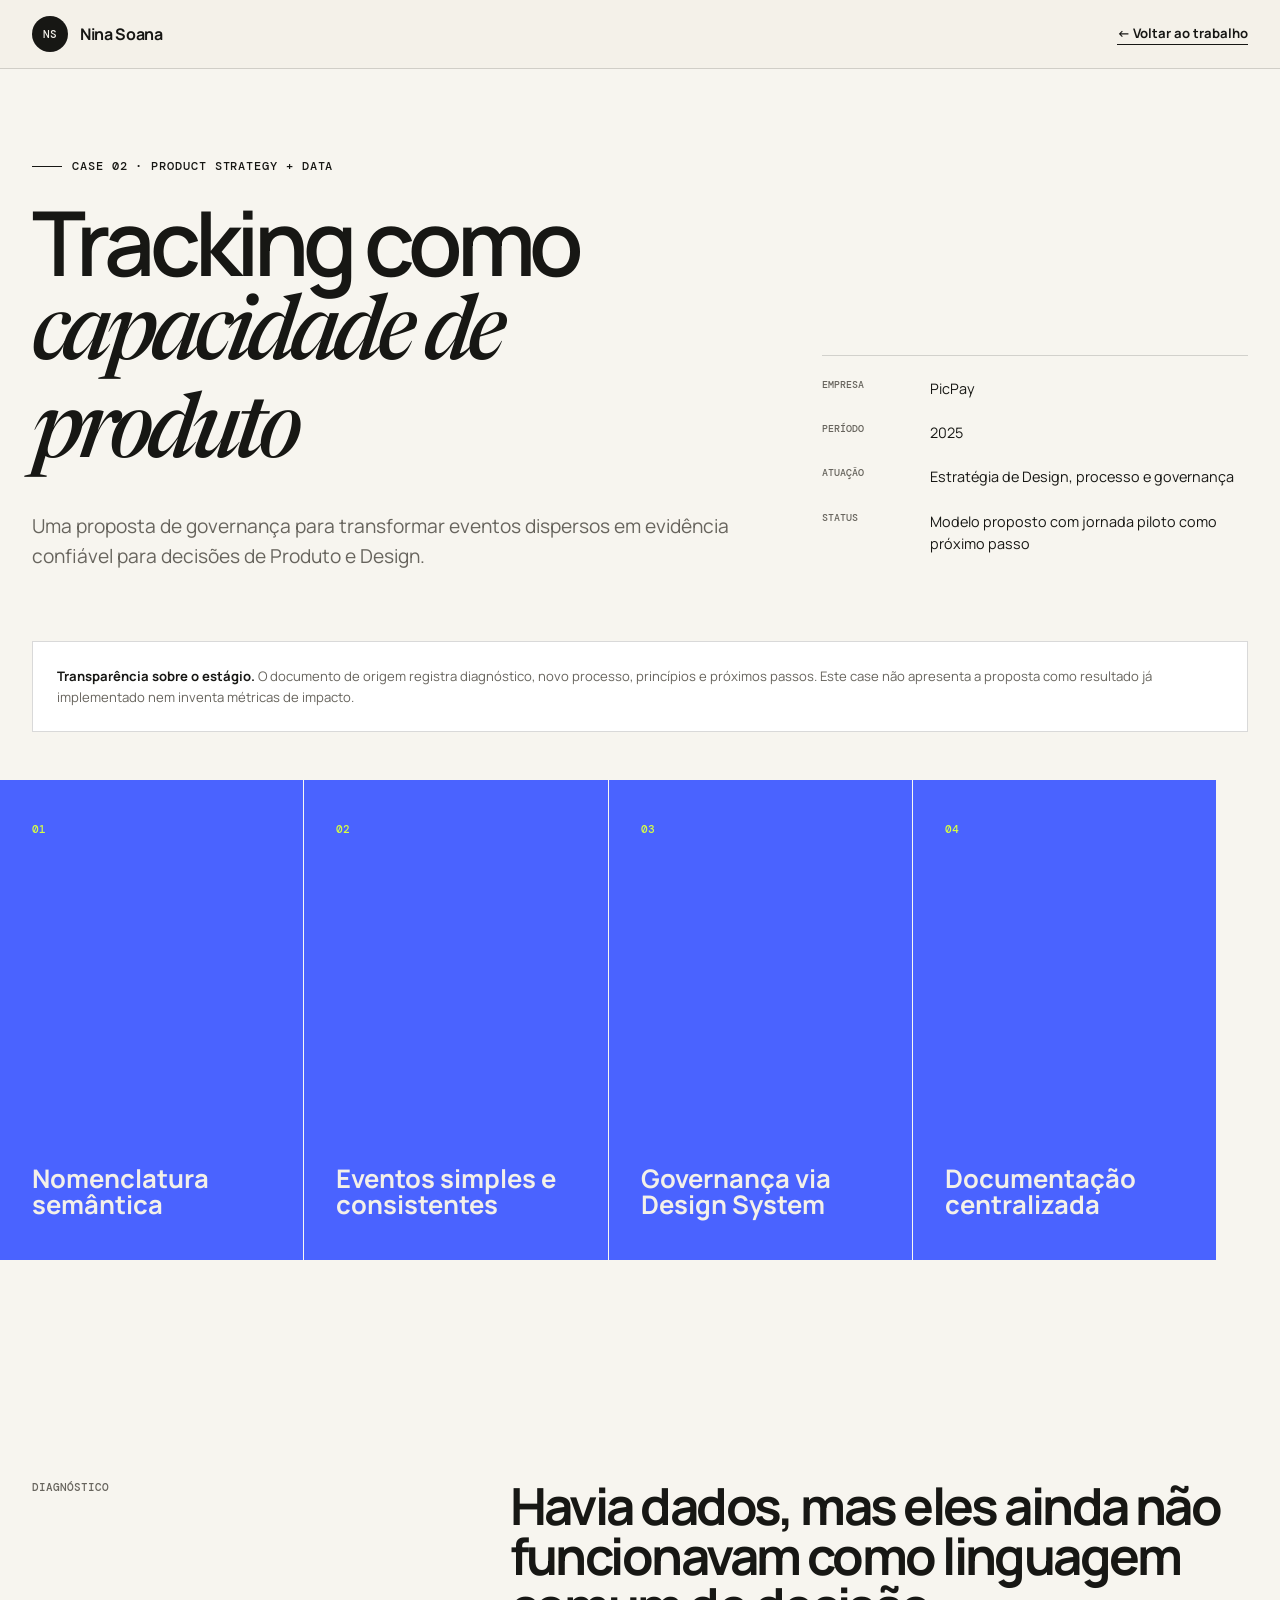
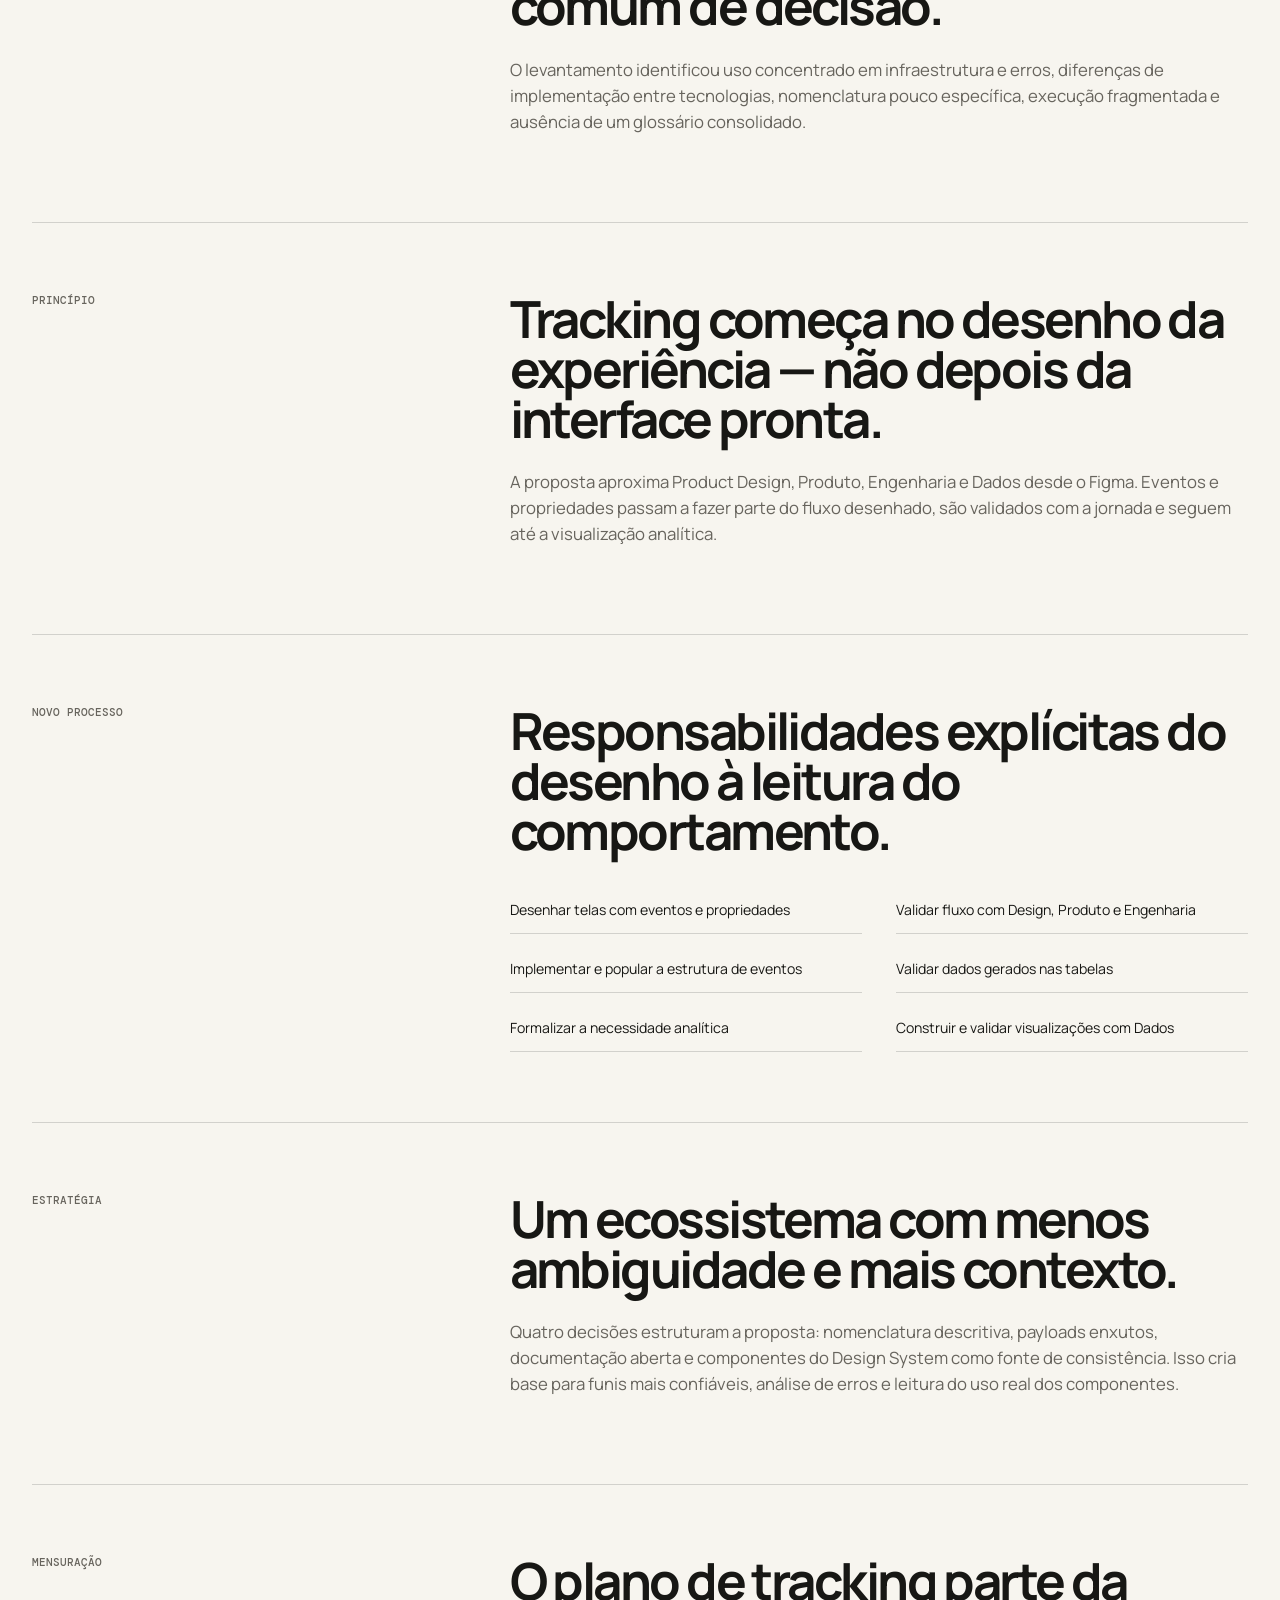
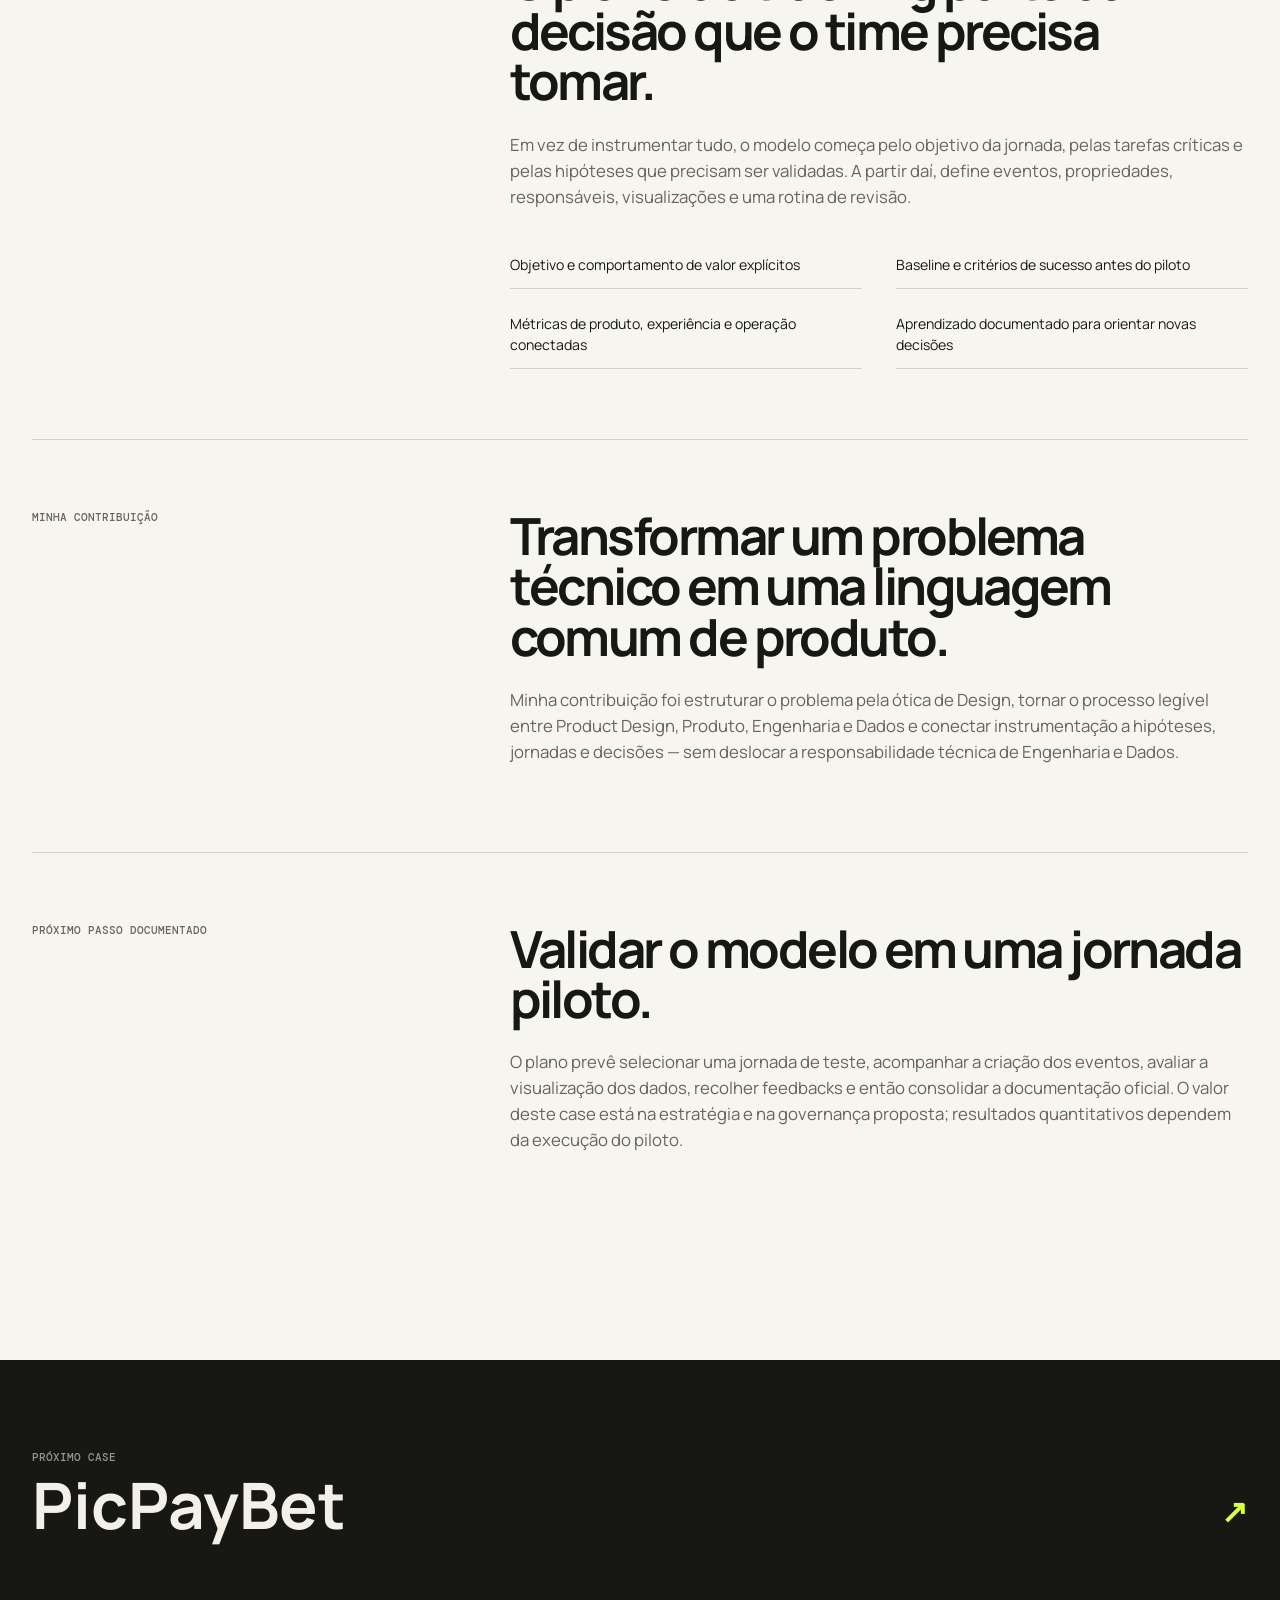
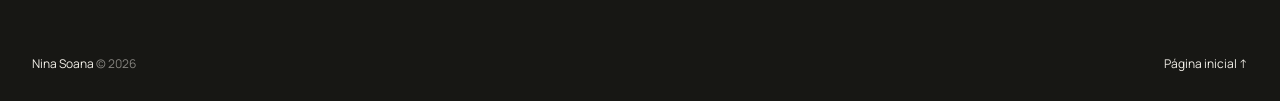
<file: cases/tracking-design.html>
<!DOCTYPE html>
<html lang="pt-BR">
  <head>
    <meta charset="UTF-8" />
    <meta name="viewport" content="width=device-width, initial-scale=1.0" />
    <meta name="robots" content="noindex, nofollow, noarchive, nosnippet" />
    <meta name="description" content="Case de Nina Soana sobre estratégia e governança de tracking para Produto e Design." />
    <title>Tracking como capacidade de produto — Case de Nina Soana</title>
    <link rel="preconnect" href="https://fonts.googleapis.com" />
    <link rel="preconnect" href="https://fonts.gstatic.com" crossorigin />
    <link href="https://fonts.googleapis.com/css2?family=DM+Mono:wght@400;500&amp;family=Manrope:wght@400;500;600;700&amp;family=Newsreader:opsz,wght@6..72,500;6..72,600&amp;display=swap" rel="stylesheet" />
    <link rel="stylesheet" href="../styles.css?v=6" />
  </head>
  <body class="case-page">
    <a class="skip-link" href="#conteudo">Pular para o conteúdo</a>
    <header class="site-header case-header"><div class="shell nav-wrap"><a class="brand" href="../index.html"><span class="brand-mark">NS</span><span>Nina Soana</span></a><nav class="main-nav" aria-label="Navegação do case"><a class="back-link" href="../index.html#cases">← Voltar ao trabalho</a></nav></div></header>
    <main id="conteudo">
      <section class="case-hero"><div class="shell case-hero-grid"><div class="reveal"><p class="kicker"><span></span> Case 02 · Product Strategy + Data</p><h1>Tracking como<br /><em>capacidade de produto</em></h1><p class="hero-intro">Uma proposta de governança para transformar eventos dispersos em evidência confiável para decisões de Produto e Design.</p></div><dl class="case-meta reveal"><div class="meta-row"><dt>Empresa</dt><dd>PicPay</dd></div><div class="meta-row"><dt>Período</dt><dd>2025</dd></div><div class="meta-row"><dt>Atuação</dt><dd>Estratégia de Design, processo e governança</dd></div><div class="meta-row"><dt>Status</dt><dd>Modelo proposto com jornada piloto como próximo passo</dd></div></dl></div></section>

      <div class="shell"><aside class="confidential-note reveal"><strong>Transparência sobre o estágio.</strong> O documento de origem registra diagnóstico, novo processo, princípios e próximos passos. Este case não apresenta a proposta como resultado já implementado nem inventa métricas de impacto.</aside></div>

      <div class="shell case-visual tracking-system reveal" role="img" aria-label="Quatro princípios do novo ecossistema de tracking"><div class="tracking-principle"><span>01</span><h3>Nomenclatura semântica</h3></div><div class="tracking-principle"><span>02</span><h3>Eventos simples e consistentes</h3></div><div class="tracking-principle"><span>03</span><h3>Governança via Design System</h3></div><div class="tracking-principle"><span>04</span><h3>Documentação centralizada</h3></div></div>

      <section class="case-body"><div class="shell">
        <article class="story-block reveal"><span class="story-label">Diagnóstico</span><div class="story-content"><h2>Havia dados, mas eles ainda não funcionavam como linguagem comum de decisão.</h2><p>O levantamento identificou uso concentrado em infraestrutura e erros, diferenças de implementação entre tecnologias, nomenclatura pouco específica, execução fragmentada e ausência de um glossário consolidado.</p></div></article>

        <article class="story-block reveal"><span class="story-label">Princípio</span><div class="story-content"><h2>Tracking começa no desenho da experiência — não depois da interface pronta.</h2><p>A proposta aproxima Product Design, Produto, Engenharia e Dados desde o Figma. Eventos e propriedades passam a fazer parte do fluxo desenhado, são validados com a jornada e seguem até a visualização analítica.</p></div></article>

        <article class="story-block reveal"><span class="story-label">Novo processo</span><div class="story-content"><h2>Responsabilidades explícitas do desenho à leitura do comportamento.</h2><ul class="bullet-list"><li>Desenhar telas com eventos e propriedades</li><li>Validar fluxo com Design, Produto e Engenharia</li><li>Implementar e popular a estrutura de eventos</li><li>Validar dados gerados nas tabelas</li><li>Formalizar a necessidade analítica</li><li>Construir e validar visualizações com Dados</li></ul></div></article>

        <article class="story-block reveal"><span class="story-label">Estratégia</span><div class="story-content"><h2>Um ecossistema com menos ambiguidade e mais contexto.</h2><p>Quatro decisões estruturam a proposta: nomenclatura descritiva, payloads enxutos, documentação aberta e componentes do Design System como fonte de consistência. Isso cria base para funis mais confiáveis, análise de erros e leitura do uso real dos componentes.</p></div></article>

        <article class="story-block reveal"><span class="story-label">Mensuração</span><div class="story-content"><h2>O plano de tracking parte da decisão que o time precisa tomar.</h2><p>Em vez de instrumentar tudo, o modelo começa pelo objetivo da jornada, pelas tarefas críticas e pelas hipóteses que precisam ser validadas. A partir daí, define eventos, propriedades, responsáveis, visualizações e uma rotina de revisão.</p><ul class="bullet-list"><li>Objetivo e comportamento de valor explícitos</li><li>Baseline e critérios de sucesso antes do piloto</li><li>Métricas de produto, experiência e operação conectadas</li><li>Aprendizado documentado para orientar novas decisões</li></ul></div></article>

        <article class="story-block reveal"><span class="story-label">Minha contribuição</span><div class="story-content"><h2>Transformar um problema técnico em uma linguagem comum de produto.</h2><p>Minha contribuição foi estruturar o problema pela ótica de Design, tornar o processo legível entre Product Design, Produto, Engenharia e Dados e conectar instrumentação a hipóteses, jornadas e decisões — sem deslocar a responsabilidade técnica de Engenharia e Dados.</p></div></article>

        <article class="story-block reveal"><span class="story-label">Próximo passo documentado</span><div class="story-content"><h2>Validar o modelo em uma jornada piloto.</h2><p>O plano prevê selecionar uma jornada de teste, acompanhar a criação dos eventos, avaliar a visualização dos dados, recolher feedbacks e então consolidar a documentação oficial. O valor deste case está na estratégia e na governança proposta; resultados quantitativos dependem da execução do piloto.</p></div></article>
      </div></section>

      <a class="next-case" href="picpaybet.html"><div class="shell next-case-inner"><div><p>Próximo case</p><h2>PicPayBet</h2></div><strong>↗</strong></div></a>
    </main>
    <footer class="site-footer"><div class="shell footer-wrap"><p>Nina Soana <span>© <span id="year"></span></span></p><a href="../index.html">Página inicial ↑</a></div></footer>
    <script src="../script.js?v=6"></script>
  </body>
</html>
</file>
<file: styles.css>
:root {
  --paper: #f3f0e9;
  --paper-deep: #e7e2d8;
  --ink: #171714;
  --muted: #67645d;
  --line: rgba(23, 23, 20, 0.16);
  --night: #171714;
  --acid: #d7ff43;
  --blue: #4a63ff;
  --coral: #ff745e;
  --teal: #14b9ae;
  --shell: min(1240px, calc(100% - 64px));
}

* { box-sizing: border-box; }
html { scroll-behavior: smooth; }
body { margin: 0; color: var(--ink); background: var(--paper); font-family: "Manrope", sans-serif; line-height: 1.55; -webkit-font-smoothing: antialiased; }
body.case-page { background: #f7f5ef; }
a { color: inherit; text-decoration: none; }
img { display: block; max-width: 100%; }
figure { margin: 0; }
button { font: inherit; }
.shell { width: var(--shell); margin: 0 auto; }
.skip-link { position: fixed; left: 16px; top: -80px; z-index: 100; padding: 12px 18px; background: var(--acid); color: var(--ink); font-weight: 700; }
.skip-link:focus { top: 16px; }

.site-header { position: sticky; top: 0; z-index: 50; background: rgba(243, 240, 233, 0.92); backdrop-filter: blur(18px); border-bottom: 1px solid var(--line); }
.nav-wrap { min-height: 78px; display: flex; align-items: center; justify-content: space-between; gap: 32px; }
.brand { display: inline-flex; align-items: center; gap: 12px; font-weight: 700; letter-spacing: -0.02em; }
.brand-mark { display: grid; place-items: center; width: 36px; height: 36px; border-radius: 50%; background: var(--ink); color: var(--paper); font: 500 0.7rem "DM Mono", monospace; }
.main-nav { display: flex; align-items: center; gap: 28px; font-size: 0.84rem; font-weight: 600; }
.main-nav a { transition: opacity 180ms ease; }
.main-nav a:hover, .main-nav a:focus-visible { opacity: 0.55; }
.nav-contact { border-bottom: 1px solid currentColor; padding-bottom: 2px; }
.nav-toggle { display: none; border: 0; background: transparent; padding: 12px; }
.nav-toggle span { display: block; width: 24px; height: 1px; margin: 6px 0; background: var(--ink); }

.hero { padding: 76px 0 0; min-height: calc(100svh - 78px); display: flex; flex-direction: column; overflow: hidden; }
.hero-layout { display: grid; grid-template-columns: minmax(0, 1.15fr) minmax(390px, 0.85fr); gap: 56px; align-items: center; flex: 1; }
.kicker { display: flex; align-items: center; gap: 10px; margin: 0 0 26px; font: 500 0.72rem "DM Mono", monospace; letter-spacing: 0.08em; text-transform: uppercase; }
.kicker > span { width: 30px; height: 1px; background: currentColor; }
h1, h2, h3, p { margin-top: 0; }
h1 { max-width: 920px; margin-bottom: 34px; font-size: clamp(3.1rem, 6.25vw, 6.6rem); line-height: 0.93; letter-spacing: -0.065em; font-weight: 600; }
h1 em, h2 em { font-family: "Newsreader", serif; font-weight: 500; }
.hero-intro { max-width: 720px; margin-bottom: 36px; color: var(--muted); font-size: clamp(1.05rem, 1.5vw, 1.35rem); }
.hero-actions, .contact-actions { display: flex; align-items: center; flex-wrap: wrap; gap: 28px; }
.button { display: inline-flex; align-items: center; justify-content: center; gap: 26px; min-height: 56px; padding: 0 24px; border-radius: 2px; font-size: 0.87rem; font-weight: 700; transition: transform 180ms ease, background 180ms ease; }
.button:hover, .button:focus-visible { transform: translateY(-3px); }
.button-dark { background: var(--ink); color: var(--paper); }
.text-link { padding-bottom: 3px; border-bottom: 1px solid currentColor; font-size: 0.88rem; font-weight: 700; }

.hero-motion { position: relative; isolation: isolate; min-height: 620px; display: grid; place-items: center; }
.hero-motion::before { content: ""; position: absolute; z-index: -3; width: 360px; height: 360px; border-radius: 50%; background: radial-gradient(circle, rgba(74,99,255,.2), rgba(74,99,255,0) 68%); filter: blur(8px); }
.motion-ring { position: absolute; top: 50%; left: 50%; border: 1px solid var(--line); border-radius: 50%; transform: translate(-50%, -50%); }
.motion-ring-one { width: 570px; height: 570px; border-style: dashed; animation: motionSpin 28s linear infinite; }
.motion-ring-two { width: 430px; height: 430px; border-right-color: var(--blue); border-bottom-color: var(--blue); animation: motionSpinReverse 18s linear infinite; }
.motion-ring-three { width: 290px; height: 290px; border-width: 2px; border-top-color: var(--acid); border-left-color: var(--acid); animation: motionSpin 12s linear infinite; }
.motion-core { position: relative; z-index: 3; width: 190px; height: 190px; display: grid; place-content: center; border-radius: 50%; color: var(--paper); background: var(--ink); box-shadow: 18px 20px 0 var(--acid); text-align: center; }
.motion-core span { font: 500 3.8rem "Newsreader", serif; line-height: .8; }
.motion-core small { margin-top: 15px; font: 500 .62rem "DM Mono", monospace; text-transform: uppercase; letter-spacing: .12em; }
.motion-label { position: absolute; z-index: 4; padding: 8px 11px; border: 1px solid var(--ink); background: var(--paper); font: 500 .65rem "DM Mono", monospace; text-transform: uppercase; animation: noteFloat 5s ease-in-out infinite; }
.motion-label-one { top: 74px; right: 30px; transform: rotate(7deg); }
.motion-label-two { left: 4px; bottom: 146px; transform: rotate(-7deg); animation-delay: .8s; }
.motion-label-three { right: 28px; bottom: 68px; color: var(--ink); background: var(--acid); transform: rotate(4deg); animation-delay: .35s; }
.motion-label-four { top: 180px; left: 24px; color: var(--paper); background: var(--blue); border-color: var(--blue); transform: rotate(-4deg); animation-delay: 1.2s; }
.motion-dot { position: absolute; z-index: 2; top: calc(50% - 6px); left: calc(50% - 6px); width: 12px; height: 12px; border-radius: 50%; background: var(--blue); box-shadow: 0 0 0 7px rgba(74,99,255,.1); }
.motion-dot-one { animation: dotOrbit 9s linear infinite; }
.motion-dot-two { background: var(--coral); animation: dotOrbit 14s -4s linear infinite reverse; }
.motion-dot-three { width: 8px; height: 8px; background: var(--acid); animation: dotOrbitSmall 7s -2s linear infinite; }
.role-strip { display: grid; grid-template-columns: repeat(4, 1fr); gap: 20px; margin-top: 70px; padding: 24px 0; border-top: 1px solid var(--line); font: 500 0.67rem "DM Mono", monospace; text-transform: uppercase; letter-spacing: 0.06em; }

.section { padding: 140px 0; }
.section-heading { display: grid; grid-template-columns: minmax(0, 1.3fr) minmax(280px, 0.7fr); gap: 80px; align-items: end; margin-bottom: 74px; }
.section-heading h2, .about h2, .contact h2 { margin-bottom: 0; font-size: clamp(2.8rem, 5vw, 5.6rem); line-height: 0.96; letter-spacing: -0.055em; font-weight: 600; }
.section-heading > p { max-width: 480px; margin: 0; color: var(--muted); font-size: 1.02rem; }
.case-list { border-top: 1px solid var(--line); }
.case-card { position: relative; display: grid; grid-template-columns: 66px minmax(280px, 0.86fr) minmax(340px, 1.14fr); min-height: 440px; padding: 44px 0; border-bottom: 1px solid var(--line); gap: 34px; }
.case-card:hover .case-image img { transform: scale(1.025); }
.case-number { font: 500 0.68rem "DM Mono", monospace; color: var(--muted); white-space: nowrap; }
.case-content { display: flex; flex-direction: column; align-items: flex-start; padding: 8px 0; }
.case-tags { display: flex; flex-wrap: wrap; gap: 8px; margin-bottom: 28px; }
.case-tags span { padding: 6px 10px; border: 1px solid var(--line); border-radius: 999px; font-size: 0.66rem; font-weight: 700; text-transform: uppercase; letter-spacing: 0.04em; }
.case-content h3 { max-width: 470px; margin-bottom: 17px; font-size: clamp(1.8rem, 3vw, 3rem); line-height: 1.02; letter-spacing: -0.045em; }
.case-content p { max-width: 460px; color: var(--muted); }
.case-results { display: flex; align-items: center; gap: 15px; margin: 12px 0 22px; max-width: 420px; }
.case-results strong { font: 600 2.8rem "Newsreader", serif; color: var(--blue); }
.case-results span { color: var(--muted); font-size: 0.72rem; }
.case-link { margin-top: auto; padding-bottom: 3px; border-bottom: 1px solid currentColor; font-size: 0.77rem; font-weight: 700; }
.case-image { position: relative; min-height: 340px; overflow: hidden; background: var(--blue); }
.case-image img { width: 100%; height: 100%; object-fit: cover; transition: transform 450ms ease; }
.image-discovery { background: #fff; }
.image-discovery img { object-fit: cover; object-position: center 12%; }
.image-ui { background: #777; }
.image-picpaybet { background: #ececec; }
.image-picpaybet img { object-fit: cover; object-position: center; }
.case-art { isolation: isolate; display: grid; place-items: center; min-height: 340px; }
.case-art-orus { grid-template-columns: 1fr 1fr; grid-template-rows: 1fr 1fr; gap: 16px; padding: 54px; background: #101f1a; }
.case-art-orus::before { content: ""; position: absolute; inset: 50% auto auto 50%; z-index: -1; width: 110px; height: 110px; border-radius: 50%; background: var(--acid); transform: translate(-50%, -50%); box-shadow: 0 0 0 20px rgba(215,255,67,.08); }
.case-art-orus::after { content: "CX"; position: absolute; inset: 50% auto auto 50%; color: var(--ink); font: 700 1rem "DM Mono", monospace; transform: translate(-50%, -50%); }
.case-art-orus span { display: grid; place-items: center; width: 100%; height: 100%; min-height: 90px; border: 1px solid rgba(243,240,233,.28); color: var(--paper); font: 500 .72rem "DM Mono", monospace; text-transform: uppercase; letter-spacing: .08em; }
.orbit { position: absolute; inset: 50% auto auto 50%; z-index: -2; border: 1px dashed rgba(215,255,67,.48); border-radius: 50%; transform: translate(-50%, -50%); }
.orbit-a { width: 230px; height: 230px; }
.orbit-b { width: 390px; height: 390px; }
.case-art-tracking { align-content: center; gap: 14px; padding: 46px; color: var(--paper); background: var(--blue); }
.event-line { display: grid; grid-template-columns: 1fr 64px; align-items: center; width: min(100%, 470px); padding: 18px 20px; border: 1px solid rgba(255,255,255,.38); background: rgba(255,255,255,.08); }
.event-line b { font: 500 .74rem "DM Mono", monospace; }
.event-line i { height: 8px; border-radius: 99px; background: var(--acid); }
.event-line:nth-child(2) i { width: 70%; }
.event-line:nth-child(3) i { width: 42%; }
.tracking-caption { width: min(100%, 470px); margin-top: 10px; color: rgba(255,255,255,.72); font: 500 .65rem "DM Mono", monospace; text-transform: uppercase; letter-spacing: .08em; }
.archive-link { display: inline-flex; margin-top: 34px; border-bottom: 1px solid currentColor; font-size: 0.82rem; font-weight: 700; }

.practice { background: var(--night); color: var(--paper); }
.section-heading.light > p { color: rgba(243,240,233,0.66); }
.practice-grid { border-top: 1px solid rgba(255,255,255,0.18); }
.practice-card { display: grid; grid-template-columns: 90px 1fr; gap: 20px; padding: 46px 0; border-bottom: 1px solid rgba(255,255,255,0.18); }
.practice-index { font: 500 0.72rem "DM Mono", monospace; color: var(--acid); }
.practice-card > div { display: grid; grid-template-columns: 0.55fr 0.8fr 0.65fr; gap: 50px; align-items: start; }
.practice-card h3 { margin: 0; font: 500 clamp(2rem, 3.3vw, 3.5rem) "Newsreader", serif; }
.practice-card p { margin: 0; color: rgba(243,240,233,0.66); }
.practice-card ul { margin: 0; padding: 0; list-style: none; font-size: 0.8rem; }
.practice-card li { padding: 7px 0; border-bottom: 1px solid rgba(255,255,255,0.12); }

.ai-lab { overflow: hidden; background: #ebe7ff; }
.ai-flow { position: relative; display: flex; align-items: center; justify-content: space-between; gap: 16px; margin: -8px 0 54px; padding: 25px 28px; border: 1px solid rgba(74,99,255,.28); background: rgba(255,255,255,.42); overflow: hidden; }
.ai-flow span { position: relative; z-index: 2; font: 500 .65rem "DM Mono", monospace; text-transform: uppercase; letter-spacing: .05em; }
.ai-flow i { flex: 1; height: 1px; background: rgba(74,99,255,.34); }
.ai-flow b { position: absolute; z-index: 3; top: 50%; left: 26px; width: 10px; height: 10px; border-radius: 50%; background: var(--blue); box-shadow: 0 0 0 8px rgba(74,99,255,.12); transform: translateY(-50%); animation: agentFlow 7s ease-in-out infinite; }
.ai-grid { display: grid; grid-template-columns: 1fr 1fr; gap: 16px; }
.ai-card { min-height: 390px; display: flex; flex-direction: column; padding: 36px; border: 1px solid rgba(74,99,255,.22); background: rgba(255,255,255,.62); }
.ai-card-featured { grid-column: 1 / -1; min-height: 360px; color: var(--paper); background: var(--night); border-color: var(--night); }
.ai-card-guardrail { background: var(--acid); border-color: rgba(23,23,20,.2); }
.ai-index { margin-bottom: auto; color: var(--blue); font: 500 .68rem "DM Mono", monospace; letter-spacing: .08em; }
.ai-card-featured .ai-index { color: var(--acid); }
.ai-card h3 { max-width: 840px; margin: 56px 0 20px; font-size: clamp(2rem, 4vw, 4.2rem); line-height: .98; letter-spacing: -.05em; }
.ai-card:not(.ai-card-featured) h3 { font-size: clamp(1.7rem, 2.6vw, 2.8rem); }
.ai-card p { max-width: 760px; color: var(--muted); }
.ai-card-featured p { color: rgba(243,240,233,.68); }
.ai-card ul { display: flex; flex-wrap: wrap; gap: 8px; margin: 18px 0 0; padding: 0; list-style: none; }
.ai-card li { padding: 7px 10px; border: 1px solid currentColor; border-radius: 999px; font-size: .68rem; }

.career-list { border-top: 1px solid var(--line); }
.career-item { display: grid; grid-template-columns: 155px 0.75fr 1.25fr; align-items: start; gap: 42px; padding: 34px 0; border-bottom: 1px solid var(--line); }
.career-item time { font: 500 0.68rem "DM Mono", monospace; color: var(--muted); text-transform: uppercase; }
.career-item h3 { margin-bottom: 4px; font-size: 1.25rem; letter-spacing: -0.025em; }
.career-item p { margin: 0; color: var(--muted); font-size: 0.86rem; }
.career-item > span { color: var(--muted); font-size: 0.94rem; }

.about-intro, .about { background: var(--paper-deep); }
.about-intro { padding-bottom: 84px; }
.about-intro .section-heading { margin-bottom: 0; }
.about { padding-top: 0; }
.about-kicker { margin-bottom: 64px; }
.about-profile { display: grid; grid-template-columns: minmax(0, 1.15fr) minmax(360px, .85fr); gap: 90px; align-items: center; }
.about-copy { max-width: 720px; }
.about-copy p { color: var(--muted); font-size: 1.02rem; }
.about-copy .about-lead { color: var(--ink); font-size: clamp(1.35rem, 2vw, 1.8rem); line-height: 1.35; letter-spacing: -0.03em; }
.about-photo { position: relative; width: min(100%, 430px); margin-left: auto; background: #080808; box-shadow: 24px 26px 0 var(--acid); }
.about-photo img { width: 100%; aspect-ratio: 4 / 5; object-fit: cover; object-position: center 10%; }
.about-photo figcaption { position: absolute; left: -24px; bottom: 34px; padding: 9px 12px; color: var(--paper); background: var(--ink); font: 500 .63rem "DM Mono", monospace; text-transform: uppercase; letter-spacing: .06em; }
.about-photo > span { position: absolute; top: 22px; right: -20px; padding: 8px 11px; border: 1px solid var(--ink); background: var(--paper); font: 500 .6rem "DM Mono", monospace; text-transform: uppercase; transform: rotate(4deg); }

@media (min-width: 981px) {
  .about-profile { align-items: stretch; }
  .about-photo { width: 100%; min-height: 0; align-self: stretch; }
  .about-photo img { position: absolute; inset: 0; height: 100%; aspect-ratio: auto; object-fit: cover; }
}

.contact { color: var(--paper); background: var(--blue); }
.contact-layout { display: grid; grid-template-columns: 1fr 3fr; column-gap: 70px; }
.contact h2 { max-width: 1000px; grid-column: 2; }
.contact-layout > p:not(.kicker) { grid-column: 2; margin: 36px 0 28px; color: rgba(243,240,233,0.75); }
.contact-actions { grid-column: 2; }
.button-light { background: var(--acid); color: var(--ink); }
.light-link { color: var(--paper); }
.site-footer { color: var(--paper); background: var(--night); }
.footer-wrap { display: flex; justify-content: space-between; padding: 28px 0; font-size: 0.75rem; }
.footer-wrap p { margin: 0; }
.footer-wrap p span { color: rgba(243,240,233,0.5); }

/* Case pages */
.case-header .nav-wrap { min-height: 68px; }
.back-link { font-size: 0.82rem; font-weight: 700; border-bottom: 1px solid currentColor; }
.case-hero { padding: 90px 0 70px; }
.case-hero-grid { display: grid; grid-template-columns: minmax(0, 1.25fr) minmax(280px, 0.75fr); gap: 80px; align-items: end; }
.case-hero h1 { max-width: 900px; font-size: clamp(3.5rem, 7vw, 7.2rem); }
.case-hero .hero-intro { margin-bottom: 0; }
.case-meta { display: grid; gap: 22px; border-top: 1px solid var(--line); padding-top: 22px; }
.meta-row { display: grid; grid-template-columns: 90px 1fr; gap: 18px; }
.meta-row dt { font: 500 0.65rem "DM Mono", monospace; text-transform: uppercase; color: var(--muted); }
.meta-row dd { margin: 0; font-size: 0.9rem; }
.case-cover { width: var(--shell); margin: 0 auto; max-height: 780px; overflow: hidden; background: var(--paper-deep); }
.case-cover img { width: 100%; height: 100%; max-height: 780px; object-fit: cover; }
.case-cover.contain img { object-fit: contain; }
.case-body { padding: 120px 0; }
.story-block { display: grid; grid-template-columns: 0.7fr 1.3fr; gap: 80px; padding: 70px 0; border-top: 1px solid var(--line); }
.story-block:first-child { padding-top: 0; border-top: 0; }
.story-label { font: 500 0.68rem "DM Mono", monospace; text-transform: uppercase; color: var(--muted); }
.story-content h2 { max-width: 780px; margin-bottom: 26px; font-size: clamp(2.3rem, 4vw, 4.6rem); line-height: 0.98; letter-spacing: -0.05em; }
.story-content > p { max-width: 760px; color: var(--muted); font-size: 1.05rem; }
.bullet-list { display: grid; grid-template-columns: 1fr 1fr; gap: 12px 34px; max-width: 800px; margin: 32px 0 0; padding: 0; list-style: none; }
.bullet-list li { padding: 12px 0; border-bottom: 1px solid var(--line); font-size: 0.88rem; }
.metric-grid { display: grid; grid-template-columns: repeat(3, 1fr); gap: 12px; margin-top: 36px; }
.metric { min-height: 190px; padding: 26px; background: var(--ink); color: var(--paper); }
.metric strong { display: block; margin-bottom: 18px; font: 600 clamp(2.8rem, 5vw, 5.2rem) "Newsreader", serif; color: var(--acid); }
.metric span { font-size: 0.83rem; color: rgba(243,240,233,0.68); }
.case-gallery { display: grid; gap: 24px; padding: 0 0 120px; }
.case-gallery img { width: 100%; background: #fff; }
.case-gallery.two-up { grid-template-columns: 1fr 1fr; }
.case-gallery.two-up img:first-child { grid-column: 1 / -1; }
.source-note { padding: 24px; margin-top: 28px; border-left: 3px solid var(--blue); background: rgba(74,99,255,0.07); color: var(--muted); font-size: 0.8rem; }
.confidential-note { padding: 24px; margin: 0 0 48px; border: 1px solid var(--line); background: #fff; color: var(--muted); font-size: .82rem; }
.confidential-note strong { color: var(--ink); }
.case-visual { position: relative; min-height: 520px; overflow: hidden; margin: 0 0 100px; background: var(--night); color: var(--paper); }
.ecosystem-map { display: grid; grid-template-columns: repeat(3, 1fr); gap: 22px; align-items: center; min-height: 520px; padding: 70px; }
.ecosystem-node { position: relative; display: grid; place-items: center; min-height: 150px; padding: 24px; border: 1px solid rgba(255,255,255,.24); text-align: center; }
.ecosystem-node strong { display: block; margin-bottom: 7px; font: 500 clamp(1.4rem, 2.5vw, 2.4rem) "Newsreader", serif; }
.ecosystem-node span { color: rgba(255,255,255,.6); font-size: .76rem; }
.ecosystem-node.core { min-height: 250px; color: var(--ink); background: var(--acid); transform: rotate(-2deg); }
.ecosystem-node.core span { color: rgba(23,23,20,.62); }
.tracking-system { display: grid; grid-template-columns: repeat(4, 1fr); gap: 1px; min-height: 480px; background: rgba(255,255,255,.15); }
.tracking-principle { display: flex; flex-direction: column; justify-content: space-between; padding: 42px 32px; background: var(--blue); }
.tracking-principle span { color: var(--acid); font: 500 .67rem "DM Mono", monospace; }
.tracking-principle h3 { margin: 0; font-size: clamp(1.35rem, 2vw, 2.1rem); line-height: 1.02; }
.next-case { display: block; padding: 90px 0; color: var(--paper); background: var(--night); }
.next-case-inner { display: flex; align-items: end; justify-content: space-between; gap: 30px; }
.next-case p { margin: 0 0 10px; color: rgba(243,240,233,0.58); font: 500 0.68rem "DM Mono", monospace; text-transform: uppercase; }
.next-case h2 { margin: 0; font-size: clamp(2.3rem, 5vw, 5rem); line-height: 0.98; }
.next-case strong { font-size: 2rem; color: var(--acid); }

.reveal { opacity: 0; transform: translateY(22px); transition: opacity 700ms ease, transform 700ms ease; }
.reveal.is-visible { opacity: 1; transform: none; }

body.is-loaded .hero-copy { animation: heroEnter 900ms cubic-bezier(.2,.8,.2,1) both; }
body.is-loaded .hero-motion { animation: motionEnter 1050ms 120ms cubic-bezier(.18,.8,.25,1) both; }
body.is-loaded .role-strip { animation: heroEnter 800ms 420ms cubic-bezier(.2,.8,.2,1) both; }

@keyframes heroEnter { from { opacity: 0; transform: translateY(34px); } to { opacity: 1; transform: translateY(0); } }
@keyframes motionEnter { from { opacity: 0; transform: translateX(46px) scale(.9); } to { opacity: 1; transform: translateX(0) scale(1); } }
@keyframes motionSpin { to { transform: translate(-50%, -50%) rotate(360deg); } }
@keyframes motionSpinReverse { to { transform: translate(-50%, -50%) rotate(-360deg); } }
@keyframes dotOrbit { from { transform: rotate(0) translateX(285px) rotate(0); } to { transform: rotate(360deg) translateX(285px) rotate(-360deg); } }
@keyframes dotOrbitSmall { from { transform: rotate(0) translateX(145px) rotate(0); } to { transform: rotate(-360deg) translateX(145px) rotate(360deg); } }
@keyframes noteFloat { 0%, 100% { translate: 0 0; } 50% { translate: 0 -9px; } }
@keyframes agentFlow { 0% { left: 26px; opacity: 0; } 8% { opacity: 1; } 88% { opacity: 1; } 100% { left: calc(100% - 36px); opacity: 0; } }

@media (max-width: 980px) {
  :root { --shell: min(100% - 40px, 760px); }
  .hero { padding-top: 70px; }
  .hero-layout, .section-heading, .about-profile, .case-hero-grid { grid-template-columns: 1fr; }
  .hero-motion { min-height: 560px; }
  .motion-ring-one { width: 520px; height: 520px; }
  .motion-ring-two { width: 400px; height: 400px; }
  .motion-ring-three { width: 270px; height: 270px; }
  .role-strip { grid-template-columns: 1fr 1fr; }
  .section { padding: 100px 0; }
  .section-heading { gap: 34px; margin-bottom: 54px; }
  .case-card { grid-template-columns: 48px 1fr; }
  .case-image { grid-column: 2; margin-top: 15px; min-height: 420px; }
  .tracking-system { grid-template-columns: 1fr 1fr; }
  .practice-card > div { grid-template-columns: 1fr 1fr; }
  .practice-card h3 { grid-column: 1 / -1; }
  .career-item { grid-template-columns: 120px 1fr; }
  .career-item > span { grid-column: 2; }
  .about-profile { gap: 64px; }
  .about-intro { padding-bottom: 70px; }
  .about-kicker { margin-bottom: 52px; }
  .about-copy { padding-top: 0; max-width: 620px; }
  .about-photo { margin: 0 auto; }
  .contact-layout { grid-template-columns: 1fr; }
  .contact h2, .contact-layout > p:not(.kicker), .contact-actions { grid-column: 1; }
  .story-block { grid-template-columns: 1fr; gap: 24px; }
  .ai-flow { flex-wrap: wrap; justify-content: flex-start; }
  .ai-flow i { flex: 0 0 20px; }
}

@media (max-width: 680px) {
  :root { --shell: calc(100% - 32px); }
  .site-header { backdrop-filter: blur(12px); }
  .nav-wrap { min-height: 68px; }
  .nav-toggle { display: block; cursor: pointer; }
  .main-nav { position: absolute; top: 68px; left: 0; right: 0; display: none; align-items: flex-start; flex-direction: column; gap: 0; padding: 12px 16px 24px; background: var(--paper); border-bottom: 1px solid var(--line); }
  .main-nav.open { display: flex; }
  .main-nav a { width: 100%; padding: 14px 4px; border-bottom: 1px solid var(--line); }
  .case-header .main-nav { display: flex; position: static; flex-direction: row; padding: 0; border: 0; background: transparent; }
  .case-header .main-nav a:not(.back-link) { display: none; }
  .case-header .back-link { width: auto; padding: 3px 0; }
  .hero { min-height: auto; padding-top: 58px; }
  .hero-layout { gap: 35px; }
  h1 { font-size: clamp(3rem, 15vw, 4.8rem); }
  .hero-motion { min-height: 430px; overflow: hidden; }
  .motion-ring-one { width: 390px; height: 390px; }
  .motion-ring-two { width: 310px; height: 310px; }
  .motion-ring-three { width: 225px; height: 225px; }
  .motion-core { width: 150px; height: 150px; box-shadow: 14px 16px 0 var(--acid); }
  .motion-core span { font-size: 3rem; }
  .motion-label-one { top: 38px; right: 8px; }
  .motion-label-two { left: 2px; bottom: 92px; }
  .motion-label-three { right: 8px; bottom: 38px; }
  .motion-label-four { top: 112px; left: 4px; }
  .motion-dot-one, .motion-dot-two { display: none; }
  .role-strip { margin-top: 45px; gap: 14px; }
  .section { padding: 78px 0; }
  .case-card { grid-template-columns: 1fr; gap: 14px; padding: 34px 0; }
  .case-number, .case-image { grid-column: 1; }
  .case-image { min-height: 280px; }
  .case-art { min-height: 300px; }
  .case-art-orus { padding: 32px; }
  .orbit-b { width: 310px; height: 310px; }
  .ecosystem-map { grid-template-columns: 1fr; padding: 28px; }
  .ecosystem-node.core { min-height: 180px; }
  .tracking-system { grid-template-columns: 1fr; }
  .tracking-principle { min-height: 210px; }
  .case-content { min-height: 360px; }
  .practice-card { grid-template-columns: 1fr; }
  .practice-card > div { grid-template-columns: 1fr; gap: 24px; }
  .practice-card h3 { grid-column: auto; }
  .career-item { grid-template-columns: 1fr; gap: 12px; }
  .career-item > span { grid-column: 1; }
  .about-profile { gap: 52px; }
  .about-intro { padding-bottom: 56px; }
  .about-kicker { margin-bottom: 44px; }
  .about-photo { width: calc(100% - 18px); margin-right: 18px; }
  .about-photo figcaption { left: -8px; bottom: 22px; }
  .about-photo > span { right: -8px; }
  .contact-actions { align-items: flex-start; flex-direction: column; }
  .contact .button { max-width: 100%; padding: 0 16px; font-size: .78rem; }
  .footer-wrap { gap: 20px; }
  .case-hero { padding-top: 60px; }
  .case-hero h1 { font-size: clamp(3.2rem, 16vw, 5rem); }
  .case-body { padding: 80px 0; }
  .story-block { padding: 52px 0; }
  .bullet-list, .metric-grid, .case-gallery.two-up { grid-template-columns: 1fr; }
  .case-gallery.two-up img:first-child { grid-column: 1; }
  .next-case-inner { align-items: flex-start; flex-direction: column; }
  .ai-flow { display: grid; grid-template-columns: 1fr 1fr; gap: 10px; padding: 20px; }
  .ai-flow i, .ai-flow b { display: none; }
  .ai-flow span { padding: 10px 0; border-bottom: 1px solid rgba(74,99,255,.18); }
  .ai-grid { grid-template-columns: 1fr; }
  .ai-card-featured { grid-column: 1; }
  .ai-card { min-height: 360px; padding: 28px; }
}

@media (prefers-reduced-motion: reduce) {
  html { scroll-behavior: auto; }
  *, *::before, *::after { animation-duration: 0.01ms !important; animation-iteration-count: 1 !important; transition-duration: 0.01ms !important; }
  .reveal { opacity: 1; transform: none; }
}
</file>
